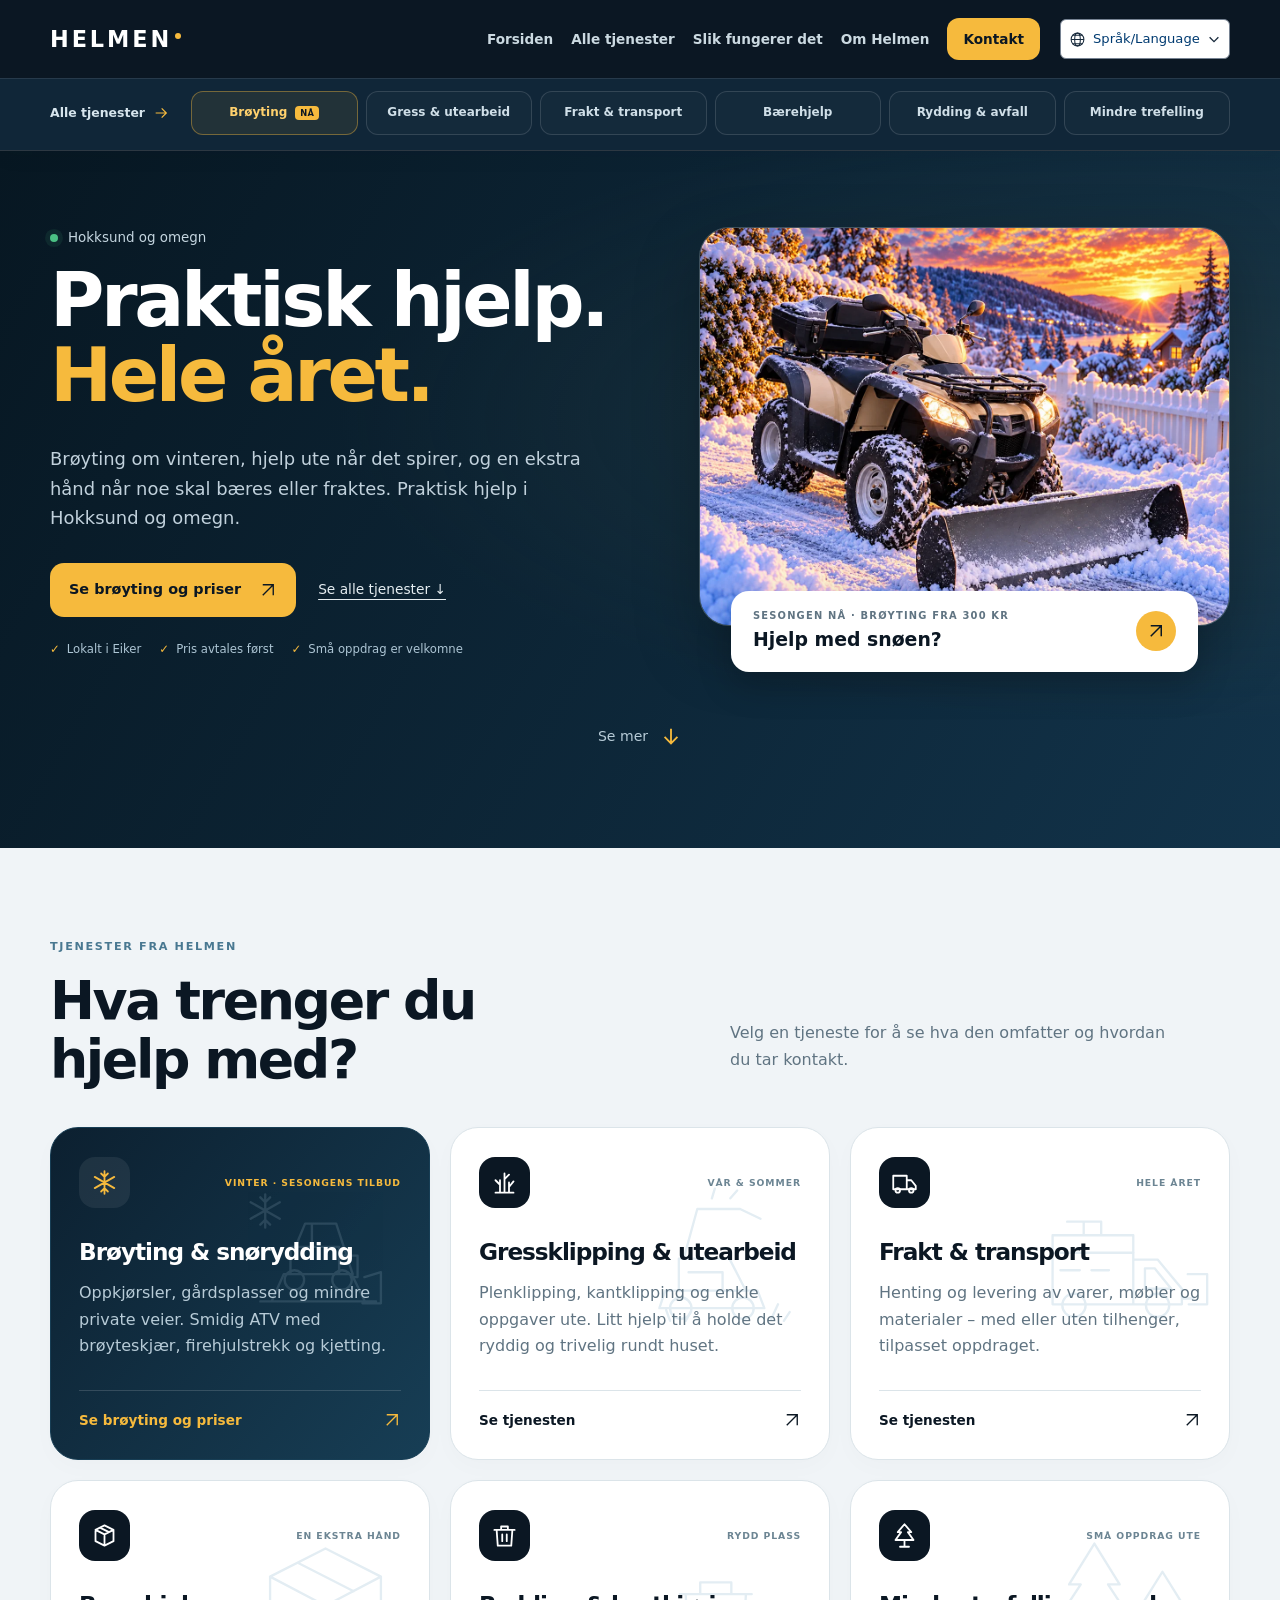
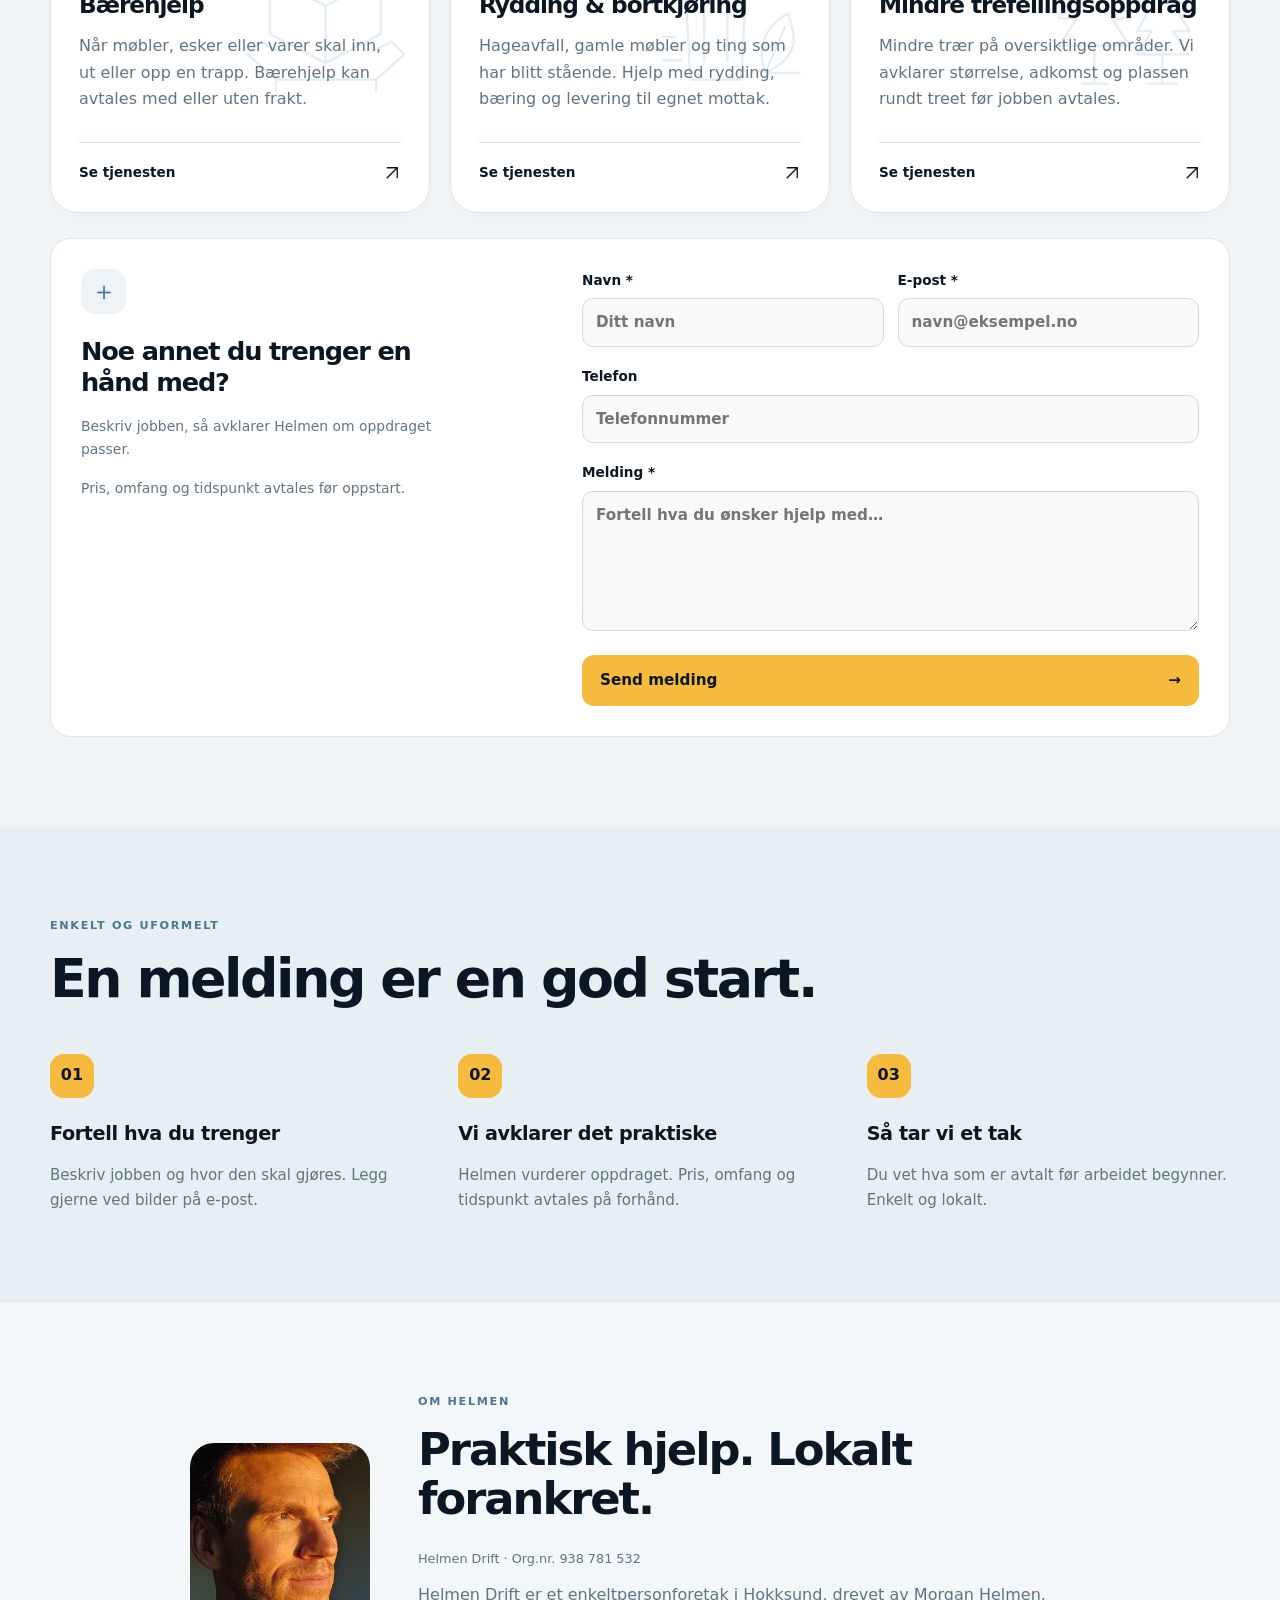
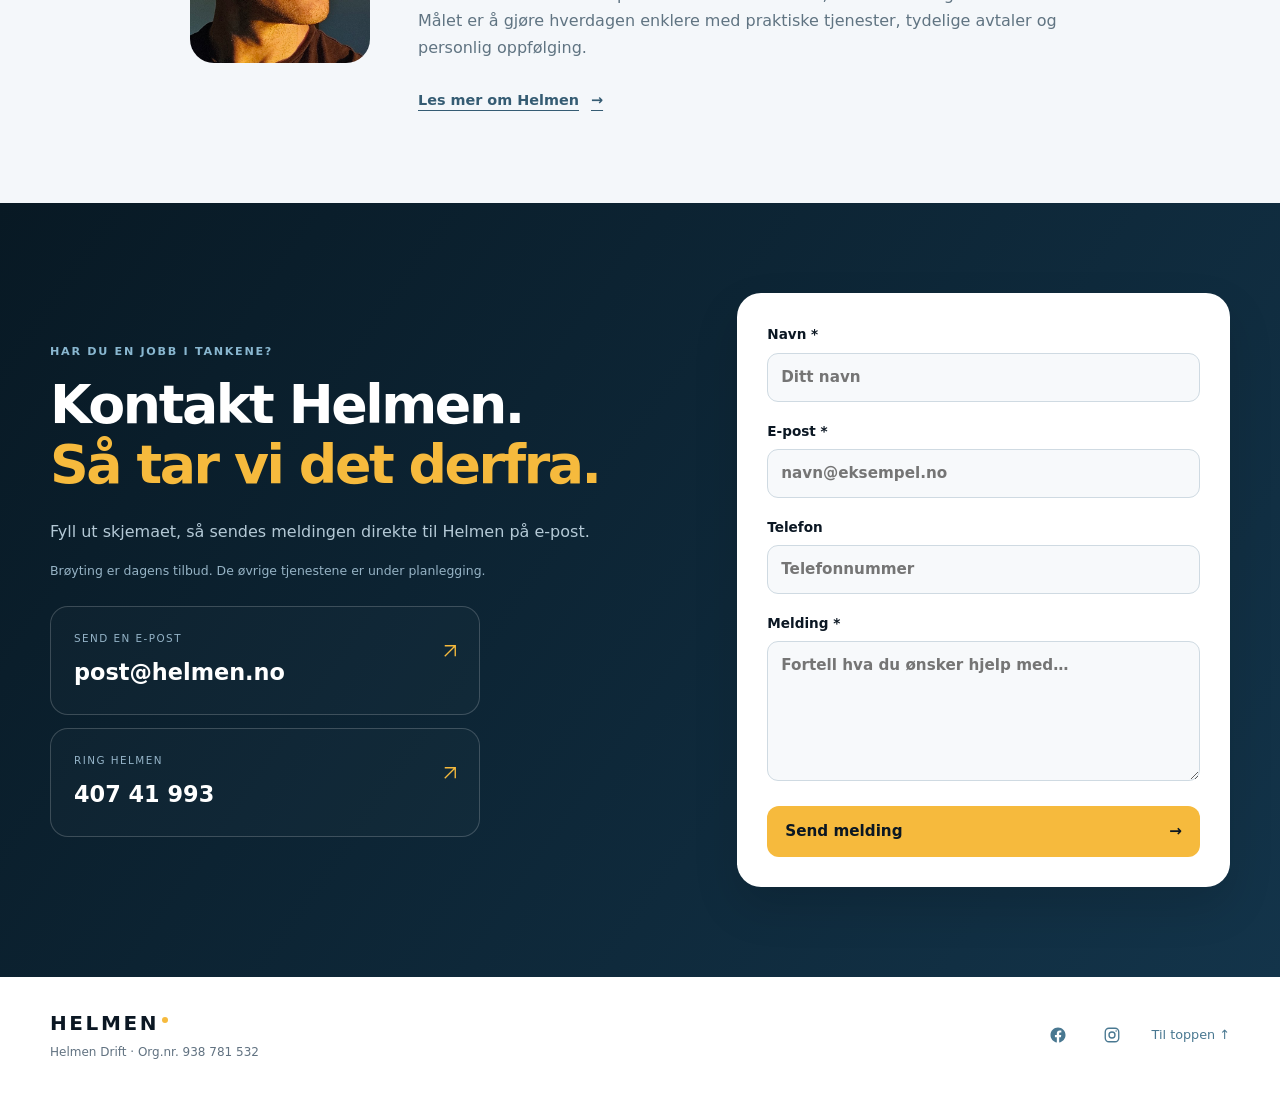
<file: index.html>
<!doctype html>
<html lang="nb">
<head>
  <meta charset="utf-8">
  <meta name="viewport" content="width=device-width,initial-scale=1">
  
  <meta name="theme-color" content="#0b1723">
  <meta name="description" content="Brøyting med ATV i Hokksund og omegn. Helmen Drift utforsker også frakt, bærehjelp, utearbeid, rydding og mindre trefelling. Ta kontakt for å avklare oppdraget.">
  <title>Helmen Drift | Praktisk hjelp i Hokksund</title>
  <link rel="icon" type="image/svg+xml" href="/assets/favicon.svg?v=2">
  <link rel="stylesheet" href="/services.css?v=public-launch-1">
<link rel="stylesheet" href="/site-navigation.css?v=public-launch-1"><link rel="canonical" href="https://helmen.no/">
<meta property="og:site_name" content="Helmen Drift"><meta property="og:type" content="website"><meta property="og:locale" content="nb_NO"><meta property="og:url" content="https://helmen.no/"><meta property="og:title" content="Helmen Drift | Praktisk hjelp i Hokksund"><meta property="og:description" content="Brøyting med ATV i Hokksund og omegn. Helmen Drift utforsker også frakt, bærehjelp, utearbeid, rydding og mindre trefelling. Ta kontakt for å avklare oppdraget."><meta property="og:image" content="https://helmen.no/assets/kymco-mxu-500-winter.webp"><meta property="og:image:width" content="1200"><meta property="og:image:height" content="900"><meta property="og:image:alt" content="Vinterillustrasjon av Helmens Kymco MXU 500 med Kimpex-brøyteskjær"><meta name="twitter:card" content="summary_large_image"><meta name="twitter:title" content="Helmen Drift | Praktisk hjelp i Hokksund"><meta name="twitter:description" content="Brøyting med ATV i Hokksund og omegn. Helmen Drift utforsker også frakt, bærehjelp, utearbeid, rydding og mindre trefelling. Ta kontakt for å avklare oppdraget."><meta name="twitter:image" content="https://helmen.no/assets/kymco-mxu-500-winter.webp">
<script type="application/ld+json">{"@context": "https://schema.org", "@graph": [{"@type": "Organization", "@id": "https://helmen.no/#bedrift", "name": "Helmen Drift", "legalName": "Helmen Drift", "url": "https://helmen.no/", "telephone": "+4740741993", "email": "post@helmen.no", "identifier": {"@type": "PropertyValue", "propertyID": "Organisasjonsnummer", "value": "938781532"}, "areaServed": [{"@type": "Place", "name": "Hokksund"}, {"@type": "Place", "name": "Vestfossen"}, {"@type": "Place", "name": "Loesmoen"}, {"@type": "Place", "name": "Steinberg"}], "sameAs": ["https://www.facebook.com/helmendrift", "https://www.instagram.com/helmendrift/"]}, {"@type": "WebSite", "@id": "https://helmen.no/#nettsted", "url": "https://helmen.no/", "name": "Helmen Drift", "inLanguage": "nb", "publisher": {"@id": "https://helmen.no/#bedrift"}}, {"@type": "WebPage", "@id": "https://helmen.no/#nettside", "url": "https://helmen.no/", "name": "Helmen Drift | Praktisk hjelp i Hokksund", "inLanguage": "nb", "isPartOf": {"@id": "https://helmen.no/#nettsted"}, "about": {"@id": "https://helmen.no/#bedrift"}}]}</script><link rel="stylesheet" href="/atv-hero.css?v=aligned-2"></head>
<body id="top">
  <header class="site-header"><div class="site-header-inner"><a class="site-brand" href="/" aria-label="Helmen, forsiden"><span>HELMEN</span><i class="site-brand-dot" aria-hidden="true"></i></a><nav class="site-main-nav" aria-label="Hovedmeny"><a href="/">Forsiden</a><a href="/#tjenester">Alle tjenester</a><a href="/#slik">Slik fungerer det</a><a href="/om-helmen/">Om Helmen</a><a class="site-contact-link" href="#kontakt">Kontakt</a></nav><details class="language-switch">
      <summary>
        <svg class="language-globe" aria-hidden="true" viewBox="0 0 24 24" fill="none" stroke="currentColor" stroke-width="1.5"><circle cx="12" cy="12" r="9"/><ellipse cx="12" cy="12" rx="4" ry="9"/><path d="M3 12h18M5 6h14M5 18h14"/></svg>
        <span>Språk/Language</span>
        <svg class="language-chevron" aria-hidden="true" viewBox="0 0 16 16" fill="none" stroke="currentColor" stroke-width="1.5"><path d="m3 6 5 5 5-5"/></svg>
      </summary>
      <div class="language-options" role="group" aria-label="Språk / Language">
        <button type="button" data-language="en" lang="en" aria-pressed="false">English</button>
        <button type="button" data-language="no" lang="nb" aria-pressed="true">Norsk</button>
        <button type="button" data-language="pl" lang="pl" aria-pressed="false">Polski</button>
        <button type="button" data-language="uk" lang="uk" aria-pressed="false">Українська</button>
        <button type="button" data-language="lt" lang="lt" aria-pressed="false">Lietuvių</button>
      </div>
    </details><details class="site-menu"><summary><span>Meny</span><svg aria-hidden="true" width="21" height="21" viewBox="0 0 24 24" fill="none" stroke="currentColor" stroke-width="1.7"><path d="M4 6h16M4 12h16M4 18h16"/></svg></summary><nav aria-label="Mobilmeny"><a href="/">Forsiden</a><a href="/#tjenester">Alle tjenester</a><a href="/#slik">Slik fungerer det</a><a href="/om-helmen/">Om Helmen</a><a class="site-contact-link" href="#kontakt">Kontakt</a></nav></details></div><div class="site-services"><div class="site-services-inner"><a class="site-services-overview" href="/#tjenester"><span>Alle tjenester</span><svg aria-hidden="true" width="16" height="16" viewBox="0 0 24 24" fill="none" stroke="currentColor" stroke-width="1.8"><path d="M4 12h16M13 5l7 7-7 7"/></svg></a><nav class="site-service-links" aria-label="Velg tjeneste"><a href="/broyting/" class="season-link"><span>Brøyting</span><b class="season-mini">NÅ</b></a><a href="/gressklipping/"><span>Gress & utearbeid</span></a><a href="/transport/"><span>Frakt & transport</span></a><a href="/baerehjelp/"><span>Bærehjelp</span></a><a href="/rydding/"><span>Rydding & avfall</span></a><a href="/trefelling/"><span>Mindre trefelling</span></a></nav></div></div></header>
  <main id="innhold">
  <div class="intro">

      <section class="hero wrap atv-hero" aria-labelledby="hero-heading">
        <div class="hero-copy">
          <p class="local"><span></span> Hokksund og omegn</p>
          <h1 id="hero-heading">Praktisk hjelp.<br><em>Hele året.</em></h1>
          <p class="hero-lead">Brøyting om vinteren, hjelp ute når det spirer, og en ekstra hånd når noe skal bæres eller fraktes. Praktisk hjelp i Hokksund og omegn.</p>
          <div class="actions"><a class="button yellow" href="/broyting/">Se brøyting og priser <svg aria-hidden="true" width="18" height="18" viewBox="0 0 24 24" fill="none" stroke="currentColor" stroke-width="1.8"><path d="M5 19 19 5M5 5h14v14"/></svg></a><a class="text-link" href="#tjenester">Se alle tjenester ↓</a></div>
          <div class="hero-facts"><span>Lokalt i Eiker</span><span>Pris avtales først</span><span>Små oppdrag er velkomne</span></div>
        </div>
        <div class="hero-visual">
          <div class="photo-frame"><img src="/assets/kymco-mxu-500-winter.webp" alt="Vinterillustrasjon av Helmens ATV med brøyteskjær" width="1200" height="900" fetchpriority="high"></div>
          <a class="winter-link" href="/broyting/"><span><small>SESONGEN NÅ · BRØYTING FRA 300 KR</small><strong>Hjelp med snøen?</strong></span><span class="round-arrow"><svg aria-hidden="true" width="18" height="18" viewBox="0 0 24 24" fill="none" stroke="currentColor" stroke-width="2"><path d="M5 19 19 5M5 5h14v14"/></svg></span></a>
          
        </div>
      <a class="service-see-more" href="#tjenester"><span>Se mer</span><svg aria-hidden="true" width="22" height="22" viewBox="0 0 24 24" fill="none" stroke="currentColor" stroke-width="2"><path d="M12 4v16M5 13l7 7 7-7"/></svg></a></section>
  </div>
  <section class="services section" id="tjenester" aria-labelledby="services-heading">
    <div class="wrap">
      <div class="section-heading"><div><p class="eyebrow">TJENESTER FRA HELMEN</p><h2 id="services-heading">Hva trenger du<br>hjelp med?</h2></div><p>Velg en tjeneste for å se hva den omfatter og hvordan du tar kontakt.</p></div>
      <div class="service-grid"><a class="service-card winter" href="/broyting/"><svg class="service-card-drawing" viewBox="0 0 180 190" fill="none" stroke="currentColor" stroke-width="2.4" stroke-linecap="round" stroke-linejoin="round" aria-hidden="true" focusable="false"><path d="M23 135h119M35 134l12-27h70l13 27M54 107V79h50v28M59 79l10-24h32l17 52M76 55v24M106 88h17v22h-7M130 110l17-5v32h-19"/><circle cx="58" cy="113" r="10"/><circle cx="107" cy="113" r="10"/><path d="M28 25v34M13 33l30 17M13 50l30-17M23 28l5 5 5-5M23 56l5-5 5 5"/></svg><div class="card-top"><span class="icon"><svg aria-hidden="true" width="27" height="27" viewBox="0 0 24 24" fill="none" stroke="currentColor" stroke-width="1.6" stroke-linecap="round" stroke-linejoin="round"><path d="M12 2v20M3.3 7l17.4 10M3.3 17 20.7 7M9 4l3 3 3-3M9 20l3-3 3 3"/></svg></span><span class="tag">VINTER · SESONGENS TILBUD</span></div><h3>Brøyting &amp; snørydding</h3><p>Oppkjørsler, gårdsplasser og mindre private veier. Smidig ATV med brøyteskjær, firehjulstrekk og kjetting.</p><span class="card-link">Se brøyting og priser<svg aria-hidden="true" width="18" height="18" viewBox="0 0 24 24" fill="none" stroke="currentColor" stroke-width="1.8"><path d="M5 19 19 5M5 5h14v14"/></svg></span></a><a class="service-card" href="/gressklipping/"><svg class="service-card-drawing" viewBox="0 0 180 190" fill="none" stroke="currentColor" stroke-width="2.4" stroke-linecap="round" stroke-linejoin="round" aria-hidden="true" focusable="false"><path d="M28 124h95l7 18H22l6-18ZM42 124V91h52l17 33M47 91l14-51h44M105 40l21 10M33 155l-4-11M49 155l5-9M137 153l7-15M150 155l6-9"/><circle cx="44" cy="142" r="11"/><circle cx="108" cy="142" r="11"/><path d="M52 105h35v19M76 29l3-10M95 29l7-8"/></svg><div class="card-top"><span class="icon"><svg aria-hidden="true" width="27" height="27" viewBox="0 0 24 24" fill="none" stroke="currentColor" stroke-width="1.6" stroke-linecap="round" stroke-linejoin="round"><path d="M4 21h16M8 21V10M12 21V4M16 21v-9M8 14 4 10M12 9l4-4M16 16l4-5"/></svg></span><span class="tag">VÅR &amp; SOMMER</span></div><h3>Gressklipping &amp; utearbeid</h3><p>Plenklipping, kantklipping og enkle oppgaver ute. Litt hjelp til å holde det ryddig og trivelig rundt huset.</p><span class="card-link">Se tjenesten<svg aria-hidden="true" width="18" height="18" viewBox="0 0 24 24" fill="none" stroke="currentColor" stroke-width="1.8"><path d="M5 19 19 5M5 5h14v14"/></svg></span></a><a class="service-card" href="/transport/"><svg class="service-card-drawing" viewBox="0 0 180 190" fill="none" stroke="currentColor" stroke-width="2.4" stroke-linecap="round" stroke-linejoin="round" aria-hidden="true" focusable="false"><path d="M15 67h83v71H15V67ZM98 92h25l25 30v16H98M110 101h10l17 21h-27v-21ZM148 132h12M30 53h35v14M47 53v14"/><circle cx="37" cy="139" r="12"/><circle cx="123" cy="139" r="12"/><path d="M17 85h81M23 103h20M55 103h18M154 107h20v31h-19"/></svg><div class="card-top"><span class="icon"><svg aria-hidden="true" width="27" height="27" viewBox="0 0 24 24" fill="none" stroke="currentColor" stroke-width="1.6" stroke-linecap="round" stroke-linejoin="round"><path d="M2 6h12v12H2zM14 10h4l4 5v3h-8"/><circle cx="6" cy="19" r="2"/><circle cx="18" cy="19" r="2"/></svg></span><span class="tag">HELE ÅRET</span></div><h3>Frakt &amp; transport</h3><p>Henting og levering av varer, møbler og materialer – med eller uten tilhenger, tilpasset oppdraget.</p><span class="card-link">Se tjenesten<svg aria-hidden="true" width="18" height="18" viewBox="0 0 24 24" fill="none" stroke="currentColor" stroke-width="1.8"><path d="M5 19 19 5M5 5h14v14"/></svg></span></a><a class="service-card" href="/baerehjelp/"><svg class="service-card-drawing" viewBox="0 0 180 190" fill="none" stroke="currentColor" stroke-width="2.4" stroke-linecap="round" stroke-linejoin="round" aria-hidden="true" focusable="false"><path d="m90 26 57 29-57 30-57-30 57-29ZM33 55v59l57 30 57-30V55M90 85v59M62 41l57 29M43 132l-20-10-13 13 29 26h103l29-26-13-13-20 10M39 161v12M142 161v12"/></svg><div class="card-top"><span class="icon"><svg aria-hidden="true" width="27" height="27" viewBox="0 0 24 24" fill="none" stroke="currentColor" stroke-width="1.6" stroke-linecap="round" stroke-linejoin="round"><path d="m12 3 8 4v10l-8 4-8-4V7l8-4ZM4 7l8 4 8-4M12 11v10M8 5l8 4"/></svg></span><span class="tag">EN EKSTRA HÅND</span></div><h3>Bærehjelp</h3><p>Når møbler, esker eller varer skal inn, ut eller opp en trapp. Bærehjelp kan avtales med eller uten frakt.</p><span class="card-link">Se tjenesten<svg aria-hidden="true" width="18" height="18" viewBox="0 0 24 24" fill="none" stroke="currentColor" stroke-width="1.8"><path d="M5 19 19 5M5 5h14v14"/></svg></span></a><a class="service-card" href="/rydding/"><svg class="service-card-drawing" viewBox="0 0 180 190" fill="none" stroke="currentColor" stroke-width="2.4" stroke-linecap="round" stroke-linejoin="round" aria-hidden="true" focusable="false"><path d="M49 73h62l-5 88H54l-5-88ZM43 73h74M64 73V61h32v12M68 89v53M92 89v53M131 154h35M131 154c-8-21-4-46 23-61 12 29 8 46-23 61ZM131 154l20-47M26 141h19M17 129h23M26 117h12"/></svg><div class="card-top"><span class="icon"><svg aria-hidden="true" width="27" height="27" viewBox="0 0 24 24" fill="none" stroke="currentColor" stroke-width="1.6" stroke-linecap="round" stroke-linejoin="round"><path d="M3 7h18M9 7V4h6v3M5 7l1 14h12l1-14M10 11v6M14 11v6"/></svg></span><span class="tag">RYDD PLASS</span></div><h3>Rydding &amp; bortkjøring</h3><p>Hageavfall, gamle møbler og ting som har blitt stående. Hjelp med rydding, bæring og levering til egnet mottak.</p><span class="card-link">Se tjenesten<svg aria-hidden="true" width="18" height="18" viewBox="0 0 24 24" fill="none" stroke="currentColor" stroke-width="1.8"><path d="M5 19 19 5M5 5h14v14"/></svg></span></a><a class="service-card" href="/trefelling/"><svg class="service-card-drawing" viewBox="0 0 180 190" fill="none" stroke="currentColor" stroke-width="2.4" stroke-linecap="round" stroke-linejoin="round" aria-hidden="true" focusable="false"><path d="m58 21 26 42H72l23 35H76l18 28H22l18-28H21l23-35H32l26-42ZM58 126v39M45 165h26M128 50l20 32h-10l18 29h-17l15 24h-52l15-24h-15l17-29h-11l20-32ZM128 135v30M113 165h30"/></svg><div class="card-top"><span class="icon"><svg aria-hidden="true" width="27" height="27" viewBox="0 0 24 24" fill="none" stroke="currentColor" stroke-width="1.6" stroke-linecap="round" stroke-linejoin="round"><path d="m12 2 6 7h-3l5 7H4l5-7H6l6-7ZM12 16v6M8 22h8"/></svg></span><span class="tag">SMÅ OPPDRAG UTE</span></div><h3>Mindre trefellingsoppdrag</h3><p>Mindre trær på oversiktlige områder. Vi avklarer størrelse, adkomst og plassen rundt treet før jobben avtales.</p><span class="card-link">Se tjenesten<svg aria-hidden="true" width="18" height="18" viewBox="0 0 24 24" fill="none" stroke="currentColor" stroke-width="1.8"><path d="M5 19 19 5M5 5h14v14"/></svg></span></a></div><section class="other-jobs other-jobs--form" id="annen-hjelp" aria-labelledby="other-jobs-heading"><div class="other-jobs-copy"><div class="other-jobs-icon" aria-hidden="true">＋</div><h3 id="other-jobs-heading">Noe annet du trenger en hånd med?</h3><p>Beskriv jobben, så avklarer Helmen om oppdraget passer.</p><p>Pris, omfang og tidspunkt avtales før oppstart.</p></div>
<form class="contact-form general-contact-form" id="otherContactForm" name="annet-oppdrag" method="POST" action="https://api.web3forms.com/submit">
 <input type="hidden" name="access_key" value="b79ded99-a189-4a30-9af7-b507eeb651f6"><input type="hidden" name="subject" value="Ny henvendelse til Helmen – Annet oppdrag"><input type="hidden" name="tjeneste" value="Annet oppdrag">
 <div class="other-form-grid"><label><span>Navn *</span><input name="name" required maxlength="80" autocomplete="section-other name" placeholder="Ditt navn"></label><label><span>E-post *</span><input name="email" type="email" required maxlength="120" autocomplete="section-other email" placeholder="navn@eksempel.no"></label></div>
 <label><span>Telefon</span><input name="phone" maxlength="40" autocomplete="section-other tel" inputmode="tel" placeholder="Telefonnummer"></label>
 <label><span>Melding *</span><textarea name="message" required maxlength="3000" rows="4" placeholder="Fortell hva du ønsker hjelp med…"></textarea></label>
 <label class="hp" aria-hidden="true"><span>Nettside</span><input type="checkbox" name="botcheck" tabindex="-1" autocomplete="off"></label>
 <button class="send-button" type="submit" data-idle-label="Send melding"><span class="send-label">Send melding</span><span aria-hidden="true">→</span></button><div class="form-status" id="otherFormStatus" role="status" aria-live="polite"></div>
</form></section>
    </div>
  </section>
  <section class="process section" id="slik"><div class="wrap"><p class="eyebrow">ENKELT OG UFORMELT</p><h2>En melding er en god start.</h2><div class="steps">
    <div><span>01</span><h3>Fortell hva du trenger</h3><p>Beskriv jobben og hvor den skal gjøres. Legg gjerne ved bilder på e-post.</p></div>
    <div><span>02</span><h3>Vi avklarer det praktiske</h3><p>Helmen vurderer oppdraget. Pris, omfang og tidspunkt avtales på forhånd.</p></div>
    <div><span>03</span><h3>Så tar vi et tak</h3><p>Du vet hva som er avtalt før arbeidet begynner. Enkelt og lokalt.</p></div>
  </div></div></section>
  <section class="about section" id="om-helmen"><div class="wrap about-inner"><img src="/assets/morgan.jpg" alt="Morgan Helmen" width="180" height="220" loading="lazy"><div><p class="eyebrow">OM HELMEN</p><h2>Praktisk hjelp. Lokalt forankret.</h2><p class="company-details">Helmen Drift · <span>Org.nr. 938 781 532</span></p><p>Helmen Drift er et enkeltpersonforetak i Hokksund, drevet av Morgan Helmen. Målet er å gjøre hverdagen enklere med praktiske tjenester, tydelige avtaler og personlig oppfølging.</p><a class="about-more-link" href="/om-helmen/">Les mer om Helmen <span aria-hidden="true">→</span></a></div></div></section>
  <section class="contact section" id="kontakt"><div class="wrap contact-inner"><div><p class="eyebrow">HAR DU EN JOBB I TANKENE?</p><h2>Kontakt Helmen.<br><em>Så tar vi det derfra.</em></h2><p>Fyll ut skjemaet, så sendes meldingen direkte til Helmen på e-post.</p><p class="contact-note">Brøyting er dagens tilbud. De øvrige tjenestene er under planlegging.</p><div class="contact-options"><a href="mailto:post@helmen.no?subject=Foresp%C3%B8rsel%20om%20praktisk%20hjelp" data-subject-no="Forespørsel om praktisk hjelp"><small>SEND EN E-POST</small><strong>post@helmen.no</strong><span aria-hidden="true"><svg width="18" height="18" viewBox="0 0 24 24" fill="none" stroke="currentColor" stroke-width="1.8"><path d="M5 19 19 5M5 5h14v14"/></svg></span></a><a href="tel:+4740741993"><small>RING HELMEN</small><strong>407 41 993</strong><span aria-hidden="true"><svg width="18" height="18" viewBox="0 0 24 24" fill="none" stroke="currentColor" stroke-width="1.8"><path d="M5 19 19 5M5 5h14v14"/></svg></span></a></div></div><form class="contact-form general-contact-form" id="contactForm" name="generell-henvendelse" method="POST" action="https://api.web3forms.com/submit">
  <input type="hidden" name="access_key" value="b79ded99-a189-4a30-9af7-b507eeb651f6">
  <input type="hidden" name="subject" value="Ny henvendelse til Helmen">
  <label><span>Navn *</span><input name="name" required maxlength="80" autocomplete="name" placeholder="Ditt navn"></label>
  <label><span>E-post *</span><input name="email" type="email" required maxlength="120" autocomplete="email" placeholder="navn@eksempel.no"></label>
  <label><span>Telefon</span><input name="phone" maxlength="40" autocomplete="tel" inputmode="tel" placeholder="Telefonnummer"></label>
  <label><span>Melding *</span><textarea name="message" required maxlength="3000" rows="5" placeholder="Fortell hva du ønsker hjelp med…"></textarea></label>
  <label class="hp" aria-hidden="true"><span>Nettside</span><input type="checkbox" name="botcheck" tabindex="-1" autocomplete="off"></label>
  <button class="send-button" type="submit" data-idle-label="Send melding"><span class="send-label">Send melding</span><span aria-hidden="true">→</span></button>
  <div class="form-status" id="formStatus" role="status" aria-live="polite"></div>
</form></div></section>
  </main>
  <footer class="site-footer"><div class="footer-identity"><a class="site-brand" href="/" aria-label="Helmen, forsiden"><span>HELMEN</span><i class="site-brand-dot" aria-hidden="true"></i></a><small>Helmen Drift · <span class="footer-org">Org.nr. 938 781 532</span></small></div><div class="site-footer-links"><a href="https://www.facebook.com/helmendrift" aria-label="Helmen Drift på Facebook" target="_blank" rel="noopener noreferrer"><svg aria-hidden="true" viewBox="0 0 24 24" width="18" height="18" fill="currentColor"><path d="M22 12.06C22 6.5 17.52 2 12 2S2 6.5 2 12.06c0 5.02 3.66 9.18 8.44 9.94v-7.03H7.9v-2.91h2.54V9.84c0-2.52 1.49-3.91 3.77-3.91 1.09 0 2.23.2 2.23.2V8.6h-1.26c-1.24 0-1.62.78-1.62 1.57v1.89h2.77l-.44 2.91h-2.33V22C18.34 21.24 22 17.08 22 12.06Z"/></svg></a><a href="https://www.instagram.com/helmendrift/" aria-label="Helmen Drift på Instagram" target="_blank" rel="noopener noreferrer"><svg aria-hidden="true" viewBox="0 0 24 24" width="18" height="18" fill="none" stroke="currentColor" stroke-width="1.8"><rect x="3" y="3" width="18" height="18" rx="5"/><circle cx="12" cy="12" r="4"/><circle cx="17.5" cy="6.5" r="1" fill="currentColor" stroke="none"/></svg></a><a class="footer-top" href="#top">Til toppen ↑</a></div></footer>
  <script src="/translations.js?v=public-launch-1"></script><script src="/service-translations.js?v=atv-size-1"></script><script src="/language.js?v=public-launch-1"></script><script src="/script.js?v=public-launch-1"></script><script src="/services.js?v=public-launch-1"></script>
</body>
</html>
</file>
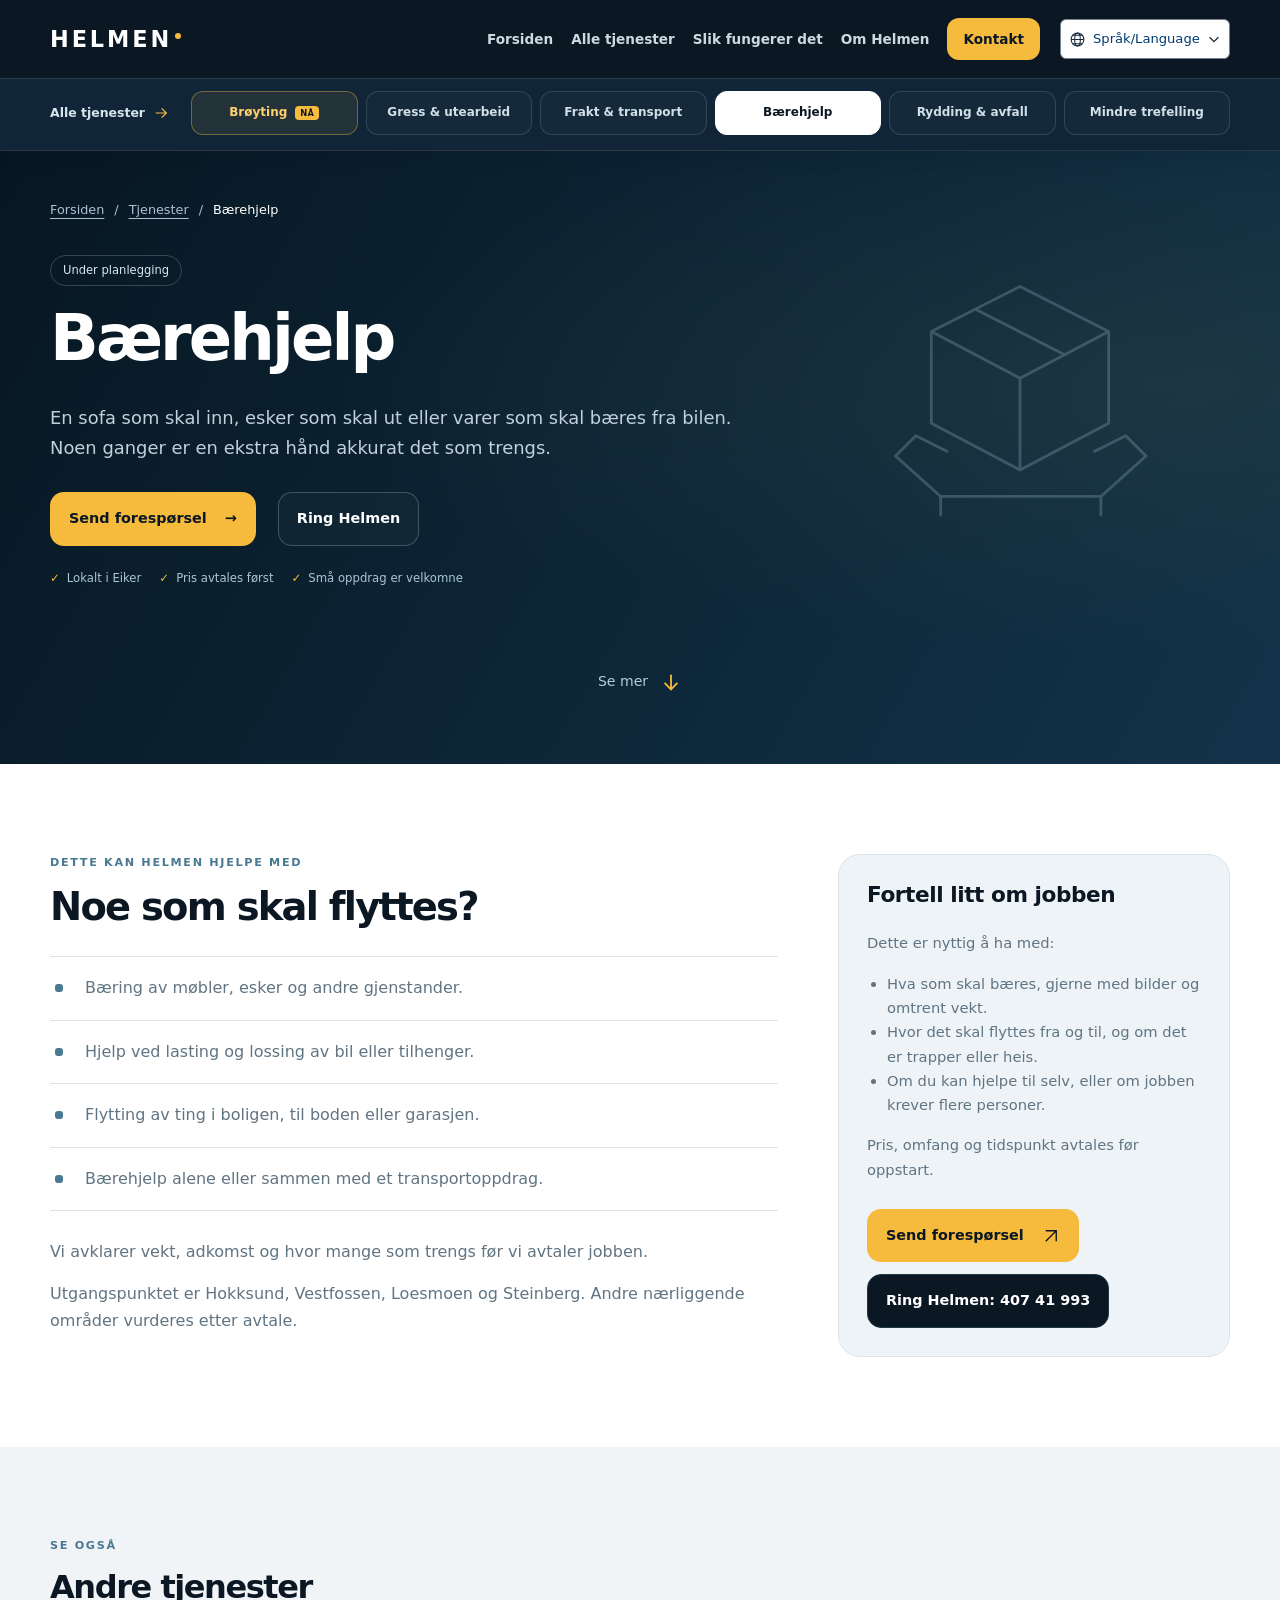
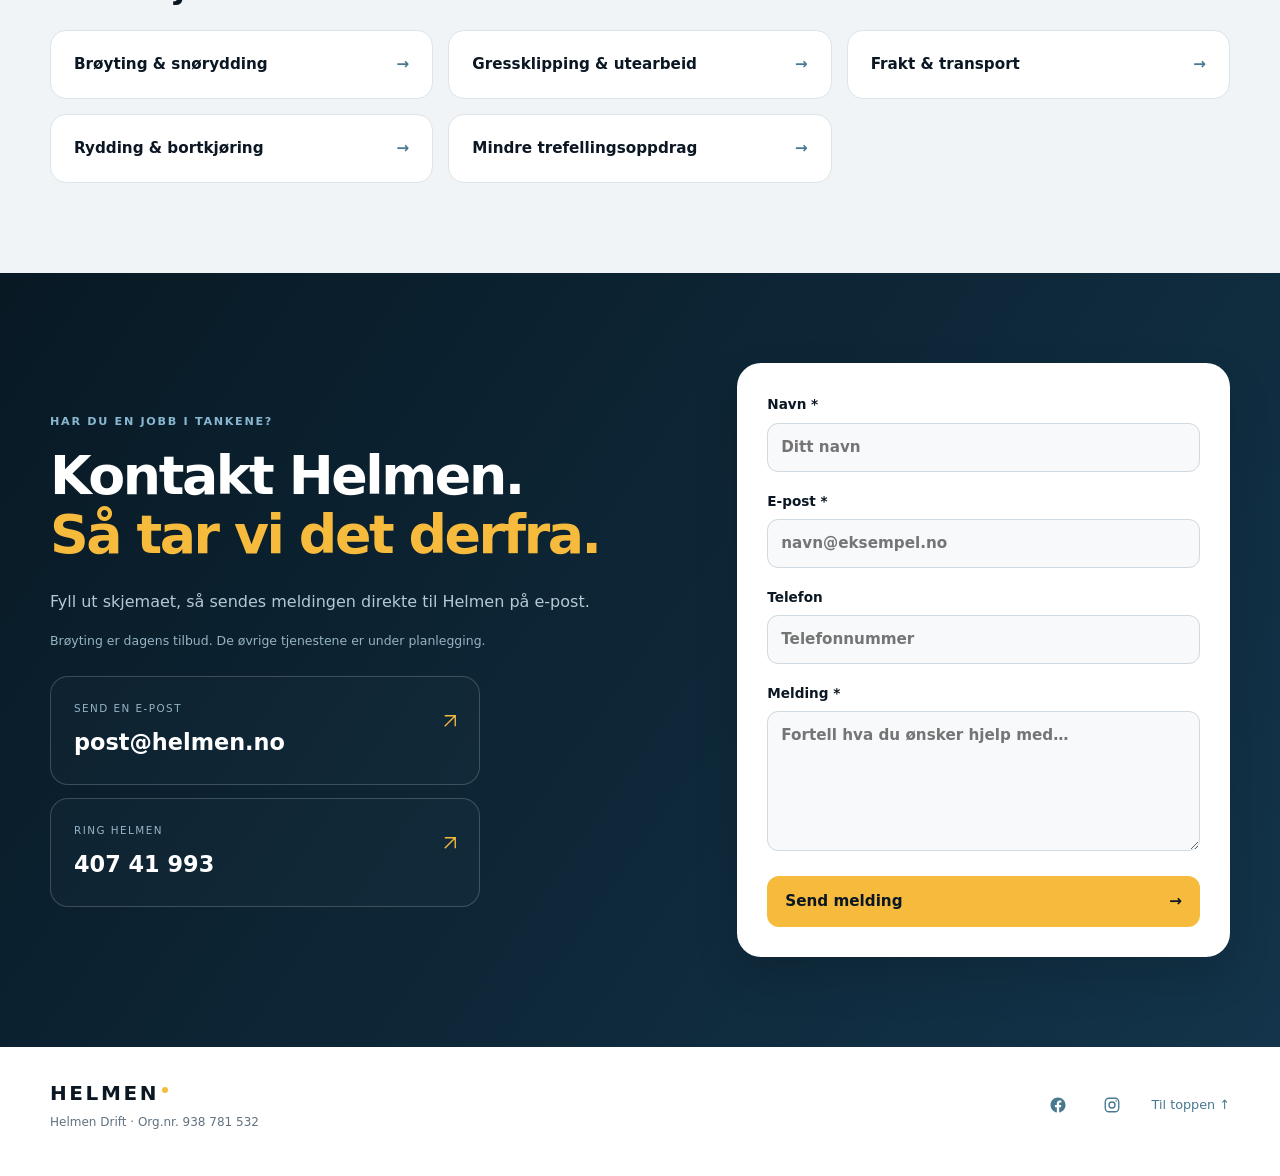
<file: baerehjelp/index.html>
<!doctype html>
<html lang="nb"><head><meta charset="utf-8"><meta name="viewport" content="width=device-width,initial-scale=1"><meta name="theme-color" content="#0b1723"><title>Bærehjelp | Helmen Drift</title><link rel="icon" type="image/svg+xml" href="/assets/favicon.svg?v=2"><link rel="stylesheet" href="/services.css?v=public-launch-1"><link rel="stylesheet" href="/site-navigation.css?v=public-launch-1"><meta name="description" content="En sofa som skal inn, esker som skal ut eller varer som skal bæres fra bilen. Noen ganger er en ekstra hånd akkurat det som trengs."><link rel="canonical" href="https://helmen.no/baerehjelp/">
<meta property="og:site_name" content="Helmen Drift"><meta property="og:type" content="website"><meta property="og:locale" content="nb_NO"><meta property="og:url" content="https://helmen.no/baerehjelp/"><meta property="og:title" content="Bærehjelp | Helmen Drift"><meta property="og:description" content="En sofa som skal inn, esker som skal ut eller varer som skal bæres fra bilen. Noen ganger er en ekstra hånd akkurat det som trengs."><meta property="og:image" content="https://helmen.no/assets/kymco-mxu-500-winter.webp"><meta property="og:image:width" content="1200"><meta property="og:image:height" content="900"><meta property="og:image:alt" content="Vinterillustrasjon av Helmens Kymco MXU 500 med Kimpex-brøyteskjær"><meta name="twitter:card" content="summary_large_image"><meta name="twitter:title" content="Bærehjelp | Helmen Drift"><meta name="twitter:description" content="En sofa som skal inn, esker som skal ut eller varer som skal bæres fra bilen. Noen ganger er en ekstra hånd akkurat det som trengs."><meta name="twitter:image" content="https://helmen.no/assets/kymco-mxu-500-winter.webp">
<script type="application/ld+json">{"@context": "https://schema.org", "@graph": [{"@type": "Organization", "@id": "https://helmen.no/#bedrift", "name": "Helmen Drift", "legalName": "Helmen Drift", "url": "https://helmen.no/", "telephone": "+4740741993", "email": "post@helmen.no", "identifier": {"@type": "PropertyValue", "propertyID": "Organisasjonsnummer", "value": "938781532"}, "areaServed": [{"@type": "Place", "name": "Hokksund"}, {"@type": "Place", "name": "Vestfossen"}, {"@type": "Place", "name": "Loesmoen"}, {"@type": "Place", "name": "Steinberg"}], "sameAs": ["https://www.facebook.com/helmendrift", "https://www.instagram.com/helmendrift/"]}, {"@type": "WebSite", "@id": "https://helmen.no/#nettsted", "url": "https://helmen.no/", "name": "Helmen Drift", "inLanguage": "nb", "publisher": {"@id": "https://helmen.no/#bedrift"}}, {"@type": "WebPage", "@id": "https://helmen.no/baerehjelp/#nettside", "url": "https://helmen.no/baerehjelp/", "name": "Bærehjelp | Helmen Drift", "inLanguage": "nb", "isPartOf": {"@id": "https://helmen.no/#nettsted"}, "about": {"@id": "https://helmen.no/#bedrift"}}]}</script></head><body id="top"><header class="site-header"><div class="site-header-inner"><a class="site-brand" href="/" aria-label="Helmen, forsiden"><span>HELMEN</span><i class="site-brand-dot" aria-hidden="true"></i></a><nav class="site-main-nav" aria-label="Hovedmeny"><a href="/">Forsiden</a><a href="/#tjenester">Alle tjenester</a><a href="/#slik">Slik fungerer det</a><a href="/om-helmen/">Om Helmen</a><a class="site-contact-link" href="#kontakt">Kontakt</a></nav><details class="language-switch">
      <summary>
        <svg class="language-globe" aria-hidden="true" viewBox="0 0 24 24" fill="none" stroke="currentColor" stroke-width="1.5"><circle cx="12" cy="12" r="9"/><ellipse cx="12" cy="12" rx="4" ry="9"/><path d="M3 12h18M5 6h14M5 18h14"/></svg>
        <span>Språk/Language</span>
        <svg class="language-chevron" aria-hidden="true" viewBox="0 0 16 16" fill="none" stroke="currentColor" stroke-width="1.5"><path d="m3 6 5 5 5-5"/></svg>
      </summary>
      <div class="language-options" role="group" aria-label="Språk / Language">
        <button type="button" data-language="en" lang="en" aria-pressed="false">English</button>
        <button type="button" data-language="no" lang="nb" aria-pressed="true">Norsk</button>
        <button type="button" data-language="pl" lang="pl" aria-pressed="false">Polski</button>
        <button type="button" data-language="uk" lang="uk" aria-pressed="false">Українська</button>
        <button type="button" data-language="lt" lang="lt" aria-pressed="false">Lietuvių</button>
      </div>
    </details><details class="site-menu"><summary><span>Meny</span><svg aria-hidden="true" width="21" height="21" viewBox="0 0 24 24" fill="none" stroke="currentColor" stroke-width="1.7"><path d="M4 6h16M4 12h16M4 18h16"/></svg></summary><nav aria-label="Mobilmeny"><a href="/">Forsiden</a><a href="/#tjenester">Alle tjenester</a><a href="/#slik">Slik fungerer det</a><a href="/om-helmen/">Om Helmen</a><a class="site-contact-link" href="#kontakt">Kontakt</a></nav></details></div><div class="site-services"><div class="site-services-inner"><a class="site-services-overview" href="/#tjenester"><span>Alle tjenester</span><svg aria-hidden="true" width="16" height="16" viewBox="0 0 24 24" fill="none" stroke="currentColor" stroke-width="1.8"><path d="M4 12h16M13 5l7 7-7 7"/></svg></a><nav class="site-service-links" aria-label="Velg tjeneste"><a href="/broyting/" class="season-link"><span>Brøyting</span><b class="season-mini">NÅ</b></a><a href="/gressklipping/"><span>Gress & utearbeid</span></a><a href="/transport/"><span>Frakt & transport</span></a><a href="/baerehjelp/" aria-current="page"><span>Bærehjelp</span></a><a href="/rydding/"><span>Rydding & avfall</span></a><a href="/trefelling/"><span>Mindre trefelling</span></a></nav></div></div></header>
<main id="innhold"><section class="intro service-hero service-hero-with-art"><div class="wrap"><div class="service-hero-copy"><nav class="crumbs" aria-label="Brødsmulesti"><a href="/">Forsiden</a><span aria-hidden="true">/</span><a href="/#tjenester">Tjenester</a><span aria-hidden="true">/</span><span aria-current="page">Bærehjelp</span></nav><p class="service-status">Under planlegging</p><h1>Bærehjelp</h1><p class="hero-lead">En sofa som skal inn, esker som skal ut eller varer som skal bæres fra bilen. Noen ganger er en ekstra hånd akkurat det som trengs.</p><div class="actions"><a class="button yellow" href="#kontakt">Send forespørsel <span aria-hidden="true">→</span></a><a class="button button-call" href="tel:+4740741993">Ring Helmen</a></div><div class="service-facts"><span>Lokalt i Eiker</span><span>Pris avtales først</span><span>Små oppdrag er velkomne</span></div></div><div class="service-line-visual"><svg class="service-hero-drawing" viewBox="0 0 180 190" fill="none" stroke="currentColor" stroke-width="2.4" stroke-linecap="round" stroke-linejoin="round" aria-hidden="true" focusable="false"><path d="m90 26 57 29-57 30-57-30 57-29ZM33 55v59l57 30 57-30V55M90 85v59M62 41l57 29M43 132l-20-10-13 13 29 26h103l29-26-13-13-20 10M39 161v12M142 161v12"/></svg></div><a class="service-see-more" href="#tjenestedetaljer"><span>Se mer</span><svg aria-hidden="true" width="22" height="22" viewBox="0 0 24 24" fill="none" stroke="currentColor" stroke-width="2"><path d="M12 4v16M5 13l7 7 7-7"/></svg></a></div></section>
<section class="section" id="tjenestedetaljer"><div class="wrap service-layout"><div><p class="eyebrow">DETTE KAN HELMEN HJELPE MED</p><h2>Noe som skal flyttes?</h2><ul class="service-points"><li>Bæring av møbler, esker og andre gjenstander.</li><li>Hjelp ved lasting og lossing av bil eller tilhenger.</li><li>Flytting av ting i boligen, til boden eller garasjen.</li><li>Bærehjelp alene eller sammen med et transportoppdrag.</li></ul><p class="muted">Vi avklarer vekt, adkomst og hvor mange som trengs før vi avtaler jobben.</p><p class="muted">Utgangspunktet er Hokksund, Vestfossen, Loesmoen og Steinberg. Andre nærliggende områder vurderes etter avtale.</p></div><aside class="service-aside"><h2>Fortell litt om jobben</h2><p>Dette er nyttig å ha med:</p><ul><li>Hva som skal bæres, gjerne med bilder og omtrent vekt.</li><li>Hvor det skal flyttes fra og til, og om det er trapper eller heis.</li><li>Om du kan hjelpe til selv, eller om jobben krever flere personer.</li></ul><p>Pris, omfang og tidspunkt avtales før oppstart.</p><a class="button yellow" href="#kontakt">Send forespørsel <svg aria-hidden="true" width="18" height="18" viewBox="0 0 24 24" fill="none" stroke="currentColor" stroke-width="1.8"><path d="M5 19 19 5M5 5h14v14"/></svg></a><a class="button button-call" href="tel:+4740741993">Ring Helmen: 407 41 993</a></aside></div></section>
<section class="section more-services"><div class="wrap"><p class="eyebrow">SE OGSÅ</p><h2>Andre tjenester</h2><div class="service-shortcuts"><a href="/broyting/">Brøyting &amp; snørydding<span aria-hidden="true">→</span></a><a href="/gressklipping/">Gressklipping &amp; utearbeid<span aria-hidden="true">→</span></a><a href="/transport/">Frakt &amp; transport<span aria-hidden="true">→</span></a><a href="/rydding/">Rydding &amp; bortkjøring<span aria-hidden="true">→</span></a><a href="/trefelling/">Mindre trefellingsoppdrag<span aria-hidden="true">→</span></a></div></div></section><section class="contact section" id="kontakt"><div class="wrap contact-inner"><div><p class="eyebrow">HAR DU EN JOBB I TANKENE?</p><h2>Kontakt Helmen.<br><em>Så tar vi det derfra.</em></h2><p>Fyll ut skjemaet, så sendes meldingen direkte til Helmen på e-post.</p><p class="contact-note">Brøyting er dagens tilbud. De øvrige tjenestene er under planlegging.</p><div class="contact-options"><a href="mailto:post@helmen.no?subject=Foresp%C3%B8rsel%20om%20praktisk%20hjelp" data-subject-no="Forespørsel om praktisk hjelp"><small>SEND EN E-POST</small><strong>post@helmen.no</strong><span aria-hidden="true"><svg width="18" height="18" viewBox="0 0 24 24" fill="none" stroke="currentColor" stroke-width="1.8"><path d="M5 19 19 5M5 5h14v14"/></svg></span></a><a href="tel:+4740741993"><small>RING HELMEN</small><strong>407 41 993</strong><span aria-hidden="true"><svg width="18" height="18" viewBox="0 0 24 24" fill="none" stroke="currentColor" stroke-width="1.8"><path d="M5 19 19 5M5 5h14v14"/></svg></span></a></div></div><form class="contact-form general-contact-form" id="contactForm" name="generell-henvendelse" method="POST" action="https://api.web3forms.com/submit">
  <input type="hidden" name="access_key" value="b79ded99-a189-4a30-9af7-b507eeb651f6">
  <input type="hidden" name="subject" value="Ny henvendelse til Helmen"><input type="hidden" name="tjeneste" value="Bærehjelp">
  <label><span>Navn *</span><input name="name" required maxlength="80" autocomplete="name" placeholder="Ditt navn"></label>
  <label><span>E-post *</span><input name="email" type="email" required maxlength="120" autocomplete="email" placeholder="navn@eksempel.no"></label>
  <label><span>Telefon</span><input name="phone" maxlength="40" autocomplete="tel" inputmode="tel" placeholder="Telefonnummer"></label>
  <label><span>Melding *</span><textarea name="message" required maxlength="3000" rows="5" placeholder="Fortell hva du ønsker hjelp med…"></textarea></label>
  <label class="hp" aria-hidden="true"><span>Nettside</span><input type="checkbox" name="botcheck" tabindex="-1" autocomplete="off"></label>
  <button class="send-button" type="submit" data-idle-label="Send melding"><span class="send-label">Send melding</span><span aria-hidden="true">→</span></button>
  <div class="form-status" id="formStatus" role="status" aria-live="polite"></div>
</form></div></section></main><footer class="site-footer"><div class="footer-identity"><a class="site-brand" href="/" aria-label="Helmen, forsiden"><span>HELMEN</span><i class="site-brand-dot" aria-hidden="true"></i></a><small>Helmen Drift · <span class="footer-org">Org.nr. 938 781 532</span></small></div><div class="site-footer-links"><a href="https://www.facebook.com/helmendrift" aria-label="Helmen Drift på Facebook" target="_blank" rel="noopener noreferrer"><svg aria-hidden="true" viewBox="0 0 24 24" width="18" height="18" fill="currentColor"><path d="M22 12.06C22 6.5 17.52 2 12 2S2 6.5 2 12.06c0 5.02 3.66 9.18 8.44 9.94v-7.03H7.9v-2.91h2.54V9.84c0-2.52 1.49-3.91 3.77-3.91 1.09 0 2.23.2 2.23.2V8.6h-1.26c-1.24 0-1.62.78-1.62 1.57v1.89h2.77l-.44 2.91h-2.33V22C18.34 21.24 22 17.08 22 12.06Z"/></svg></a><a href="https://www.instagram.com/helmendrift/" aria-label="Helmen Drift på Instagram" target="_blank" rel="noopener noreferrer"><svg aria-hidden="true" viewBox="0 0 24 24" width="18" height="18" fill="none" stroke="currentColor" stroke-width="1.8"><rect x="3" y="3" width="18" height="18" rx="5"/><circle cx="12" cy="12" r="4"/><circle cx="17.5" cy="6.5" r="1" fill="currentColor" stroke="none"/></svg></a><a class="footer-top" href="#top">Til toppen ↑</a></div></footer><script src="/translations.js?v=public-launch-1"></script><script src="/service-translations.js?v=atv-size-1"></script><script src="/language.js?v=public-launch-1"></script><script src="/script.js?v=public-launch-1"></script><script src="/services.js?v=public-launch-1"></script></body></html>
</file>
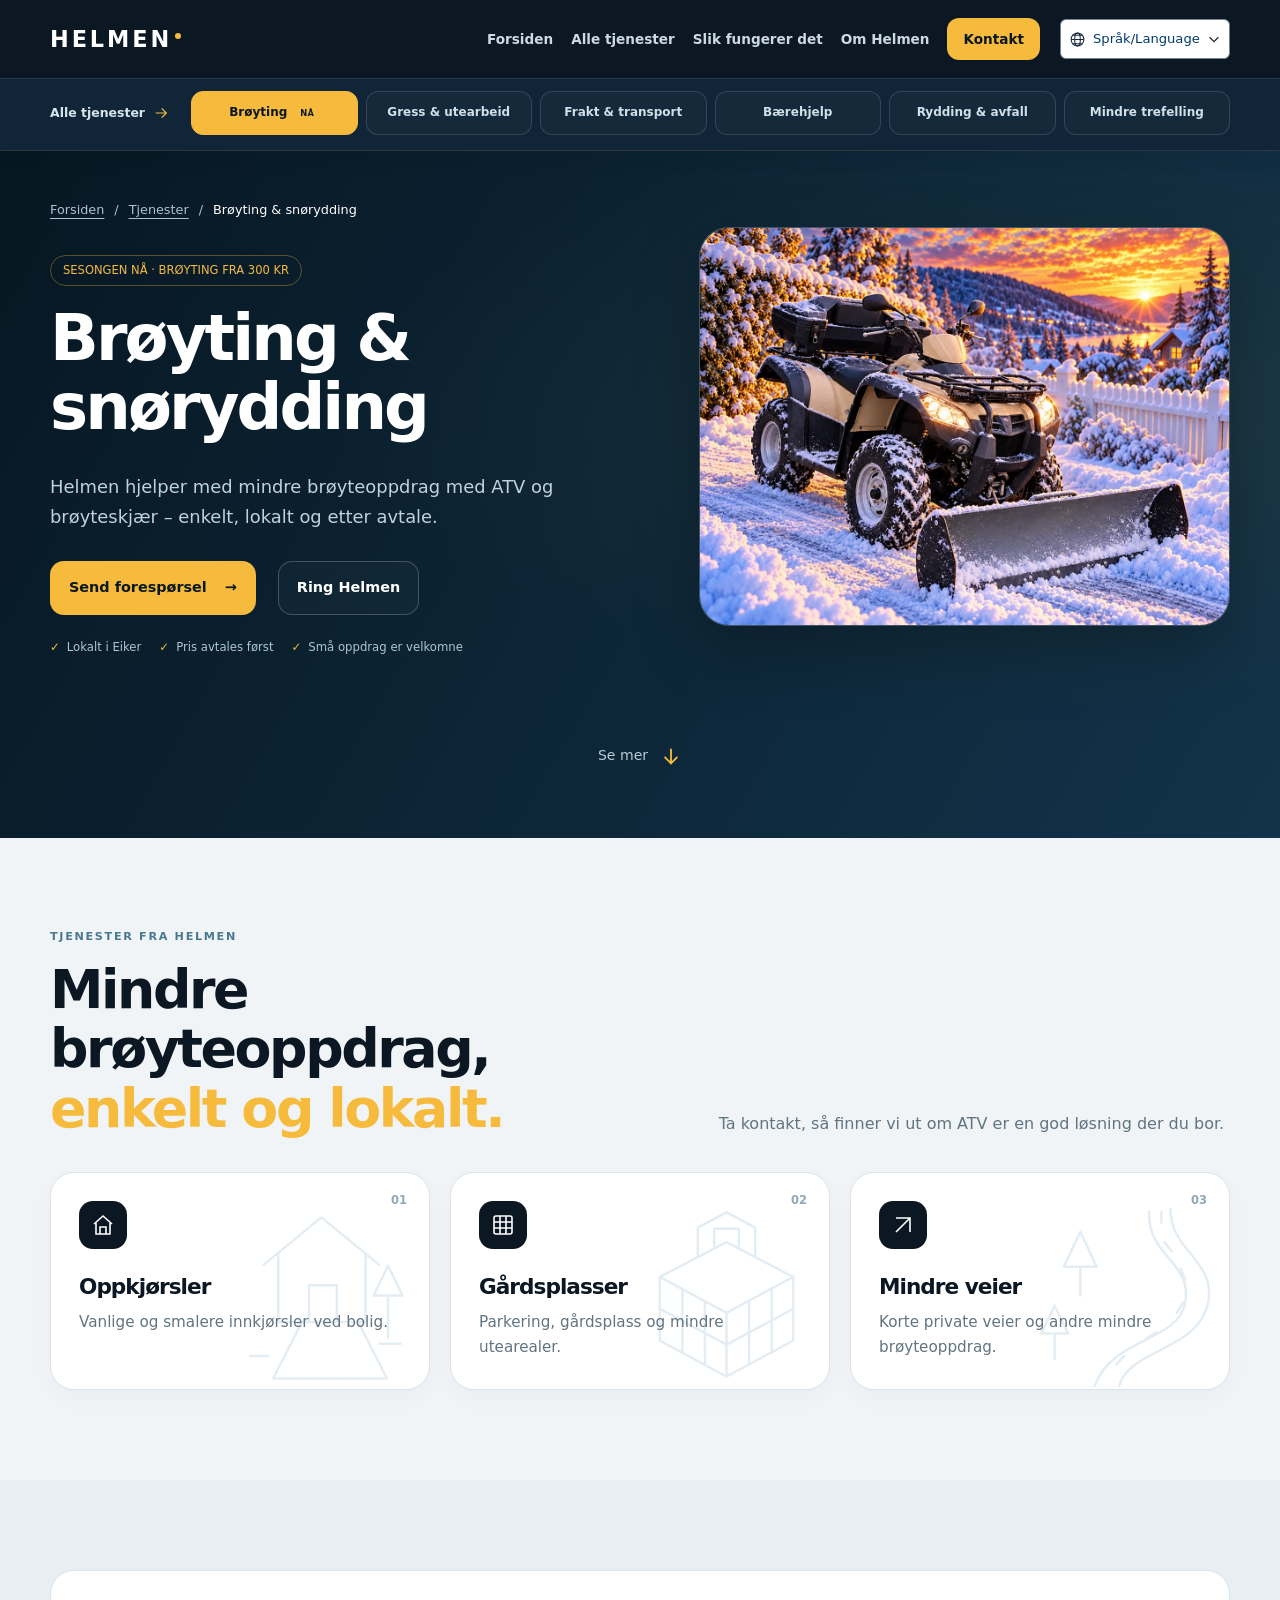
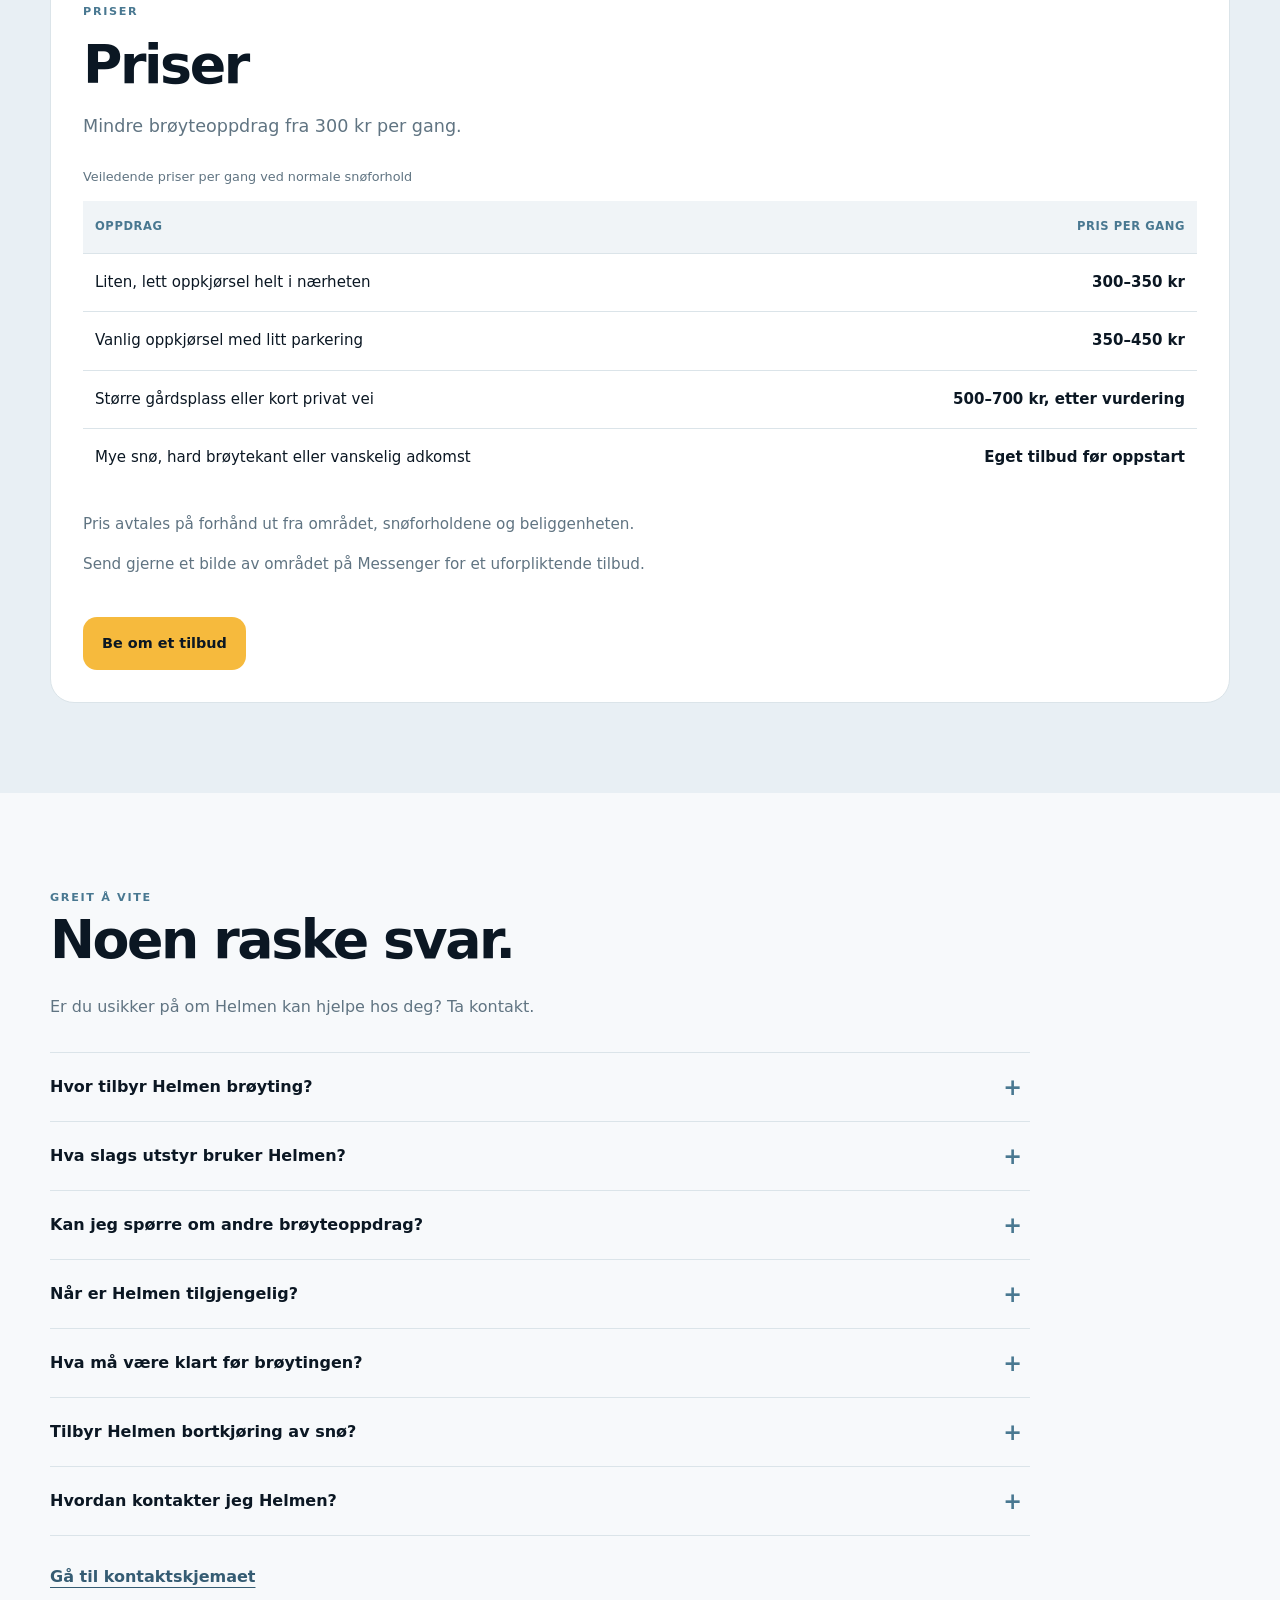
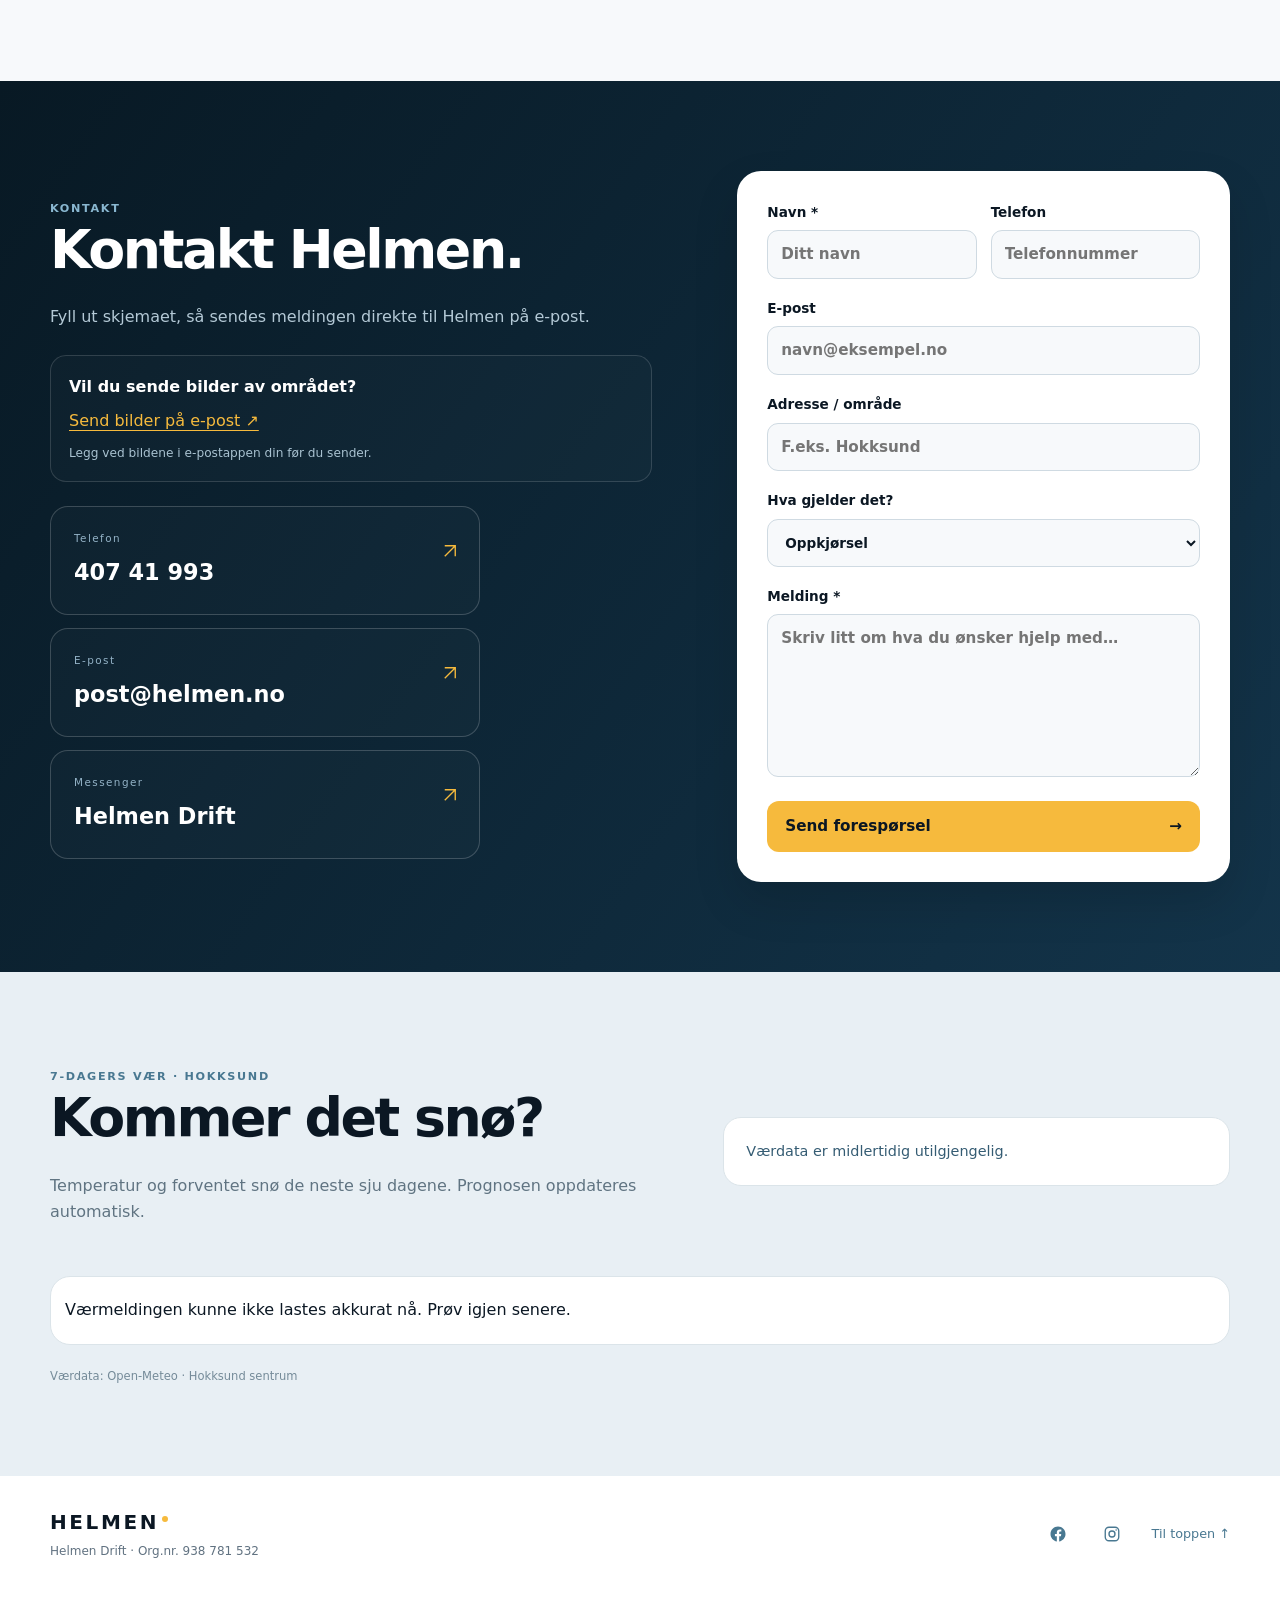
<file: broyting/index.html>
<!doctype html><html lang="nb"><head><meta charset="utf-8"><meta name="viewport" content="width=device-width,initial-scale=1"><meta name="theme-color" content="#0b1723"><meta name="description" content="Brøyting med ATV av oppkjørsler, gårdsplasser og mindre veier i Hokksund, Vestfossen, Loesmoen og Steinberg. Fra 300 kr per gang. Be om et uforpliktende tilbud."><title>Brøyting og snømåking i Hokksund | Helmen Drift</title><link rel="icon" type="image/svg+xml" href="/assets/favicon.svg?v=2"><link rel="stylesheet" href="/services.css?v=public-launch-1"><link rel="stylesheet" href="/site-navigation.css?v=public-launch-1"><link rel="stylesheet" href="/snow-services.css?v=atv-size-1"><link rel="canonical" href="https://helmen.no/broyting/">
<meta property="og:site_name" content="Helmen Drift"><meta property="og:type" content="website"><meta property="og:locale" content="nb_NO"><meta property="og:url" content="https://helmen.no/broyting/"><meta property="og:title" content="Brøyting og snømåking i Hokksund | Helmen Drift"><meta property="og:description" content="Brøyting med ATV av oppkjørsler, gårdsplasser og mindre veier i Hokksund, Vestfossen, Loesmoen og Steinberg. Fra 300 kr per gang. Be om et uforpliktende tilbud."><meta property="og:image" content="https://helmen.no/assets/kymco-mxu-500-winter.webp"><meta property="og:image:width" content="1200"><meta property="og:image:height" content="900"><meta property="og:image:alt" content="Vinterillustrasjon av Helmens Kymco MXU 500 med Kimpex-brøyteskjær"><meta name="twitter:card" content="summary_large_image"><meta name="twitter:title" content="Brøyting og snømåking i Hokksund | Helmen Drift"><meta name="twitter:description" content="Brøyting med ATV av oppkjørsler, gårdsplasser og mindre veier i Hokksund, Vestfossen, Loesmoen og Steinberg. Fra 300 kr per gang. Be om et uforpliktende tilbud."><meta name="twitter:image" content="https://helmen.no/assets/kymco-mxu-500-winter.webp">
<script type="application/ld+json">{"@context": "https://schema.org", "@graph": [{"@type": "Organization", "@id": "https://helmen.no/#bedrift", "name": "Helmen Drift", "legalName": "Helmen Drift", "url": "https://helmen.no/", "telephone": "+4740741993", "email": "post@helmen.no", "identifier": {"@type": "PropertyValue", "propertyID": "Organisasjonsnummer", "value": "938781532"}, "areaServed": [{"@type": "Place", "name": "Hokksund"}, {"@type": "Place", "name": "Vestfossen"}, {"@type": "Place", "name": "Loesmoen"}, {"@type": "Place", "name": "Steinberg"}], "sameAs": ["https://www.facebook.com/helmendrift", "https://www.instagram.com/helmendrift/"]}, {"@type": "WebSite", "@id": "https://helmen.no/#nettsted", "url": "https://helmen.no/", "name": "Helmen Drift", "inLanguage": "nb", "publisher": {"@id": "https://helmen.no/#bedrift"}}, {"@type": "WebPage", "@id": "https://helmen.no/broyting/#nettside", "url": "https://helmen.no/broyting/", "name": "Brøyting og snømåking i Hokksund | Helmen Drift", "inLanguage": "nb", "isPartOf": {"@id": "https://helmen.no/#nettsted"}, "about": {"@id": "https://helmen.no/#bedrift"}}, {"@type": "Service", "@id": "https://helmen.no/broyting/#tjeneste", "name": "Brøyting og snømåking med ATV", "serviceType": "Brøyting av oppkjørsler, gårdsplasser og korte private veier", "url": "https://helmen.no/broyting/", "provider": {"@id": "https://helmen.no/#bedrift"}, "areaServed": [{"@type": "Place", "name": "Hokksund"}, {"@type": "Place", "name": "Vestfossen"}, {"@type": "Place", "name": "Loesmoen"}, {"@type": "Place", "name": "Steinberg"}]}]}</script><link rel="stylesheet" href="/atv-hero.css?v=aligned-2"></head><body id="top"><header class="site-header"><div class="site-header-inner"><a class="site-brand" href="/" aria-label="Helmen, forsiden"><span>HELMEN</span><i class="site-brand-dot" aria-hidden="true"></i></a><nav class="site-main-nav" aria-label="Hovedmeny"><a href="/">Forsiden</a><a href="/#tjenester">Alle tjenester</a><a href="/#slik">Slik fungerer det</a><a href="/om-helmen/">Om Helmen</a><a class="site-contact-link" href="#kontakt">Kontakt</a></nav><details class="language-switch">
      <summary>
        <svg class="language-globe" aria-hidden="true" viewBox="0 0 24 24" fill="none" stroke="currentColor" stroke-width="1.5"><circle cx="12" cy="12" r="9"/><ellipse cx="12" cy="12" rx="4" ry="9"/><path d="M3 12h18M5 6h14M5 18h14"/></svg>
        <span>Språk/Language</span>
        <svg class="language-chevron" aria-hidden="true" viewBox="0 0 16 16" fill="none" stroke="currentColor" stroke-width="1.5"><path d="m3 6 5 5 5-5"/></svg>
      </summary>
      <div class="language-options" role="group" aria-label="Språk / Language">
        <button type="button" data-language="en" lang="en" aria-pressed="false">English</button>
        <button type="button" data-language="no" lang="nb" aria-pressed="true">Norsk</button>
        <button type="button" data-language="pl" lang="pl" aria-pressed="false">Polski</button>
        <button type="button" data-language="uk" lang="uk" aria-pressed="false">Українська</button>
        <button type="button" data-language="lt" lang="lt" aria-pressed="false">Lietuvių</button>
      </div>
    </details><details class="site-menu"><summary><span>Meny</span><svg aria-hidden="true" width="21" height="21" viewBox="0 0 24 24" fill="none" stroke="currentColor" stroke-width="1.7"><path d="M4 6h16M4 12h16M4 18h16"/></svg></summary><nav aria-label="Mobilmeny"><a href="/">Forsiden</a><a href="/#tjenester">Alle tjenester</a><a href="/#slik">Slik fungerer det</a><a href="/om-helmen/">Om Helmen</a><a class="site-contact-link" href="#kontakt">Kontakt</a></nav></details></div><div class="site-services"><div class="site-services-inner"><a class="site-services-overview" href="/#tjenester"><span>Alle tjenester</span><svg aria-hidden="true" width="16" height="16" viewBox="0 0 24 24" fill="none" stroke="currentColor" stroke-width="1.8"><path d="M4 12h16M13 5l7 7-7 7"/></svg></a><nav class="site-service-links" aria-label="Velg tjeneste"><a href="/broyting/" class="season-link" aria-current="page"><span>Brøyting</span><b class="season-mini">NÅ</b></a><a href="/gressklipping/"><span>Gress & utearbeid</span></a><a href="/transport/"><span>Frakt & transport</span></a><a href="/baerehjelp/"><span>Bærehjelp</span></a><a href="/rydding/"><span>Rydding & avfall</span></a><a href="/trefelling/"><span>Mindre trefelling</span></a></nav></div></div></header><main id="innhold"><section class="intro service-hero service-hero-with-art snow-hero atv-hero"><div class="wrap"><div class="service-hero-copy"><nav class="crumbs" aria-label="Brødsmulesti"><a href="/">Forsiden</a><span aria-hidden="true">/</span><a href="/#tjenester">Tjenester</a><span aria-hidden="true">/</span><span aria-current="page">Brøyting &amp; snørydding</span></nav><p class="service-status season-status">SESONGEN NÅ · BRØYTING FRA 300 KR</p><h1>Brøyting &amp; snørydding</h1><p class="hero-lead">Helmen hjelper med mindre brøyteoppdrag med ATV og brøyteskjær – enkelt, lokalt og etter avtale.</p><div class="actions"><a class="button yellow" href="#kontakt">Send forespørsel <span aria-hidden="true">→</span></a><a class="button button-call" href="tel:+4740741993">Ring Helmen</a></div><div class="service-facts"><span>Lokalt i Eiker</span><span>Pris avtales først</span><span>Små oppdrag er velkomne</span></div></div><figure class="service-visual"><div class="service-picture"><img src="/assets/kymco-mxu-500-winter.webp" alt="Vinterillustrasjon av Helmens Kymco MXU 500 med Kimpex-brøyteskjær" width="1200" height="900" fetchpriority="high"></div></figure><a class="service-see-more" href="#tjenestedetaljer"><span>Se mer</span><svg aria-hidden="true" width="22" height="22" viewBox="0 0 24 24" fill="none" stroke="currentColor" stroke-width="2"><path d="M12 4v16M5 13l7 7 7-7"/></svg></a></div></section><section class="section" id="tjenestedetaljer"><div class="wrap"><div class="section-title">
        <div>
          <span class="overline">TJENESTER FRA HELMEN</span>
          <h2>Mindre brøyteoppdrag,<br><span>enkelt og lokalt.</span></h2>
        </div>
        <p>Ta kontakt, så finner vi ut om ATV er en god løsning der du bor.</p>
      </div>

      <div class="snow-types">
        <article class="snow-type"><svg class="service-card-drawing" viewBox="0 0 180 190" fill="none" stroke="currentColor" stroke-width="2.4" stroke-linecap="round" stroke-linejoin="round" aria-hidden="true" focusable="false"><path d="m29 62 56-46 56 46M43 51v67h85V51M73 118V82h27v36M66 118l-28 55h111l-28-55M150 63l14 29h-28l14-29ZM150 92v41M142 139h20M16 151h17"/></svg>
          <span class="card-num">01</span>
          <div class="icon"><svg aria-hidden="true" width="24" height="24" viewBox="0 0 24 24" fill="none" stroke="currentColor" stroke-width="1.6"><path d="m3 11 9-8 9 8M5 10v11h14V10M9 21v-7h6v7"/></svg></div>
          <h3>Oppkjørsler</h3>
          <p>Vanlige og smalere innkjørsler ved bolig.</p>
        </article>
        <article class="snow-type"><svg class="service-card-drawing" viewBox="0 0 180 190" fill="none" stroke="currentColor" stroke-width="2.4" stroke-linecap="round" stroke-linejoin="round" aria-hidden="true" focusable="false"><path d="m90 40 65 34-65 35-65-35 65-34ZM25 74v62l65 35 65-35V74M90 109v62M47 86v62M69 98v61M112 98v61M134 86v62M25 105l65 35 65-35M62 53V26l28-15 28 15v27M78 44V27h24v17"/></svg>
          <span class="card-num">02</span>
          <div class="icon"><svg aria-hidden="true" width="24" height="24" viewBox="0 0 24 24" fill="none" stroke="currentColor" stroke-width="1.6"><rect x="3" y="3" width="18" height="18" rx="2"/><path d="M9 3v18M15 3v18M3 9h18M3 15h18"/></svg></div>
          <h3>Gårdsplasser</h3>
          <p>Parkering, gårdsplass og mindre utearealer.</p>
        </article>
        <article class="snow-type"><svg class="service-card-drawing" viewBox="0 0 180 190" fill="none" stroke="currentColor" stroke-width="2.4" stroke-linecap="round" stroke-linejoin="round" aria-hidden="true" focusable="false"><path d="M112 10c-2 45 43 49 35 90-7 37-71 33-88 80M133 8c-1 39 43 50 37 89-8 49-78 47-87 83M124 11v10M127 40l7 9M143 66l4 11M145 99l-6 10M119 128l-10 6M88 151l-8 8M45 30l16 34H29l16-34ZM45 64v28M20 102l13 27H7l13-27ZM20 129v25"/></svg>
          <span class="card-num">03</span>
          <div class="icon"><svg aria-hidden="true" width="24" height="24" viewBox="0 0 24 24" fill="none" stroke="currentColor" stroke-width="1.6"><path d="M5 19 19 5M5 5h14v14"/></svg></div>
          <h3>Mindre veier</h3>
          <p>Korte private veier og andre mindre brøyteoppdrag.</p>
        </article>
      </div>
    </div></section><section class="section snow-pricing" id="priser" aria-labelledby="pricing-heading">
      <div class="wrap"><div class="pricing-box">
        <div>
          <span class="overline">PRISER</span>
          <h2 id="pricing-heading">Priser</h2>
          <p class="pricing-lead">Mindre brøyteoppdrag fra 300 kr per gang.</p>
          <div class="pricing-table-wrap">
            <table class="pricing-table">
              <colgroup><col class="pricing-job-col"><col class="pricing-cost-col"></colgroup>
              <caption>Veiledende priser per gang ved normale snøforhold</caption>
              <thead><tr><th scope="col">Oppdrag</th><th scope="col">Pris per gang</th></tr></thead>
              <tbody>
                <tr><th scope="row">Liten, lett oppkjørsel helt i nærheten</th><td>300–350 kr</td></tr>
                <tr><th scope="row">Vanlig oppkjørsel med litt parkering</th><td>350–450 kr</td></tr>
                <tr><th scope="row">Større gårdsplass eller kort privat vei</th><td>500–700 kr, etter vurdering</td></tr>
                <tr><th scope="row">Mye snø, hard brøytekant eller vanskelig adkomst</th><td>Eget tilbud før oppstart</td></tr>
              </tbody>
            </table>
          </div>
          <p>Pris avtales på forhånd ut fra området, snøforholdene og beliggenheten.</p>
          <p>Send gjerne et bilde av området på Messenger for et uforpliktende tilbud.</p>
        </div>
        <a class="button yellow" href="mailto:post@helmen.no?subject=Foresp%C3%B8rsel%20om%20br%C3%B8yting" data-subject-no="Forespørsel om brøyting" data-subject-en="Snow clearing enquiry">Be om et tilbud</a>
      </div>
    </div></section><section class="section snow-faq" id="greit-a-vite" aria-labelledby="faq-heading">
      <div class="wrap faq-inner">
        <span class="eyebrow">GREIT Å VITE</span>
        <h2 id="faq-heading">Noen raske svar.</h2>
        <p class="faq-intro">Er du usikker på om Helmen kan hjelpe hos deg? Ta kontakt.</p>
        <div class="faq-list">
          <details class="faq-item"><summary>Hvor tilbyr Helmen brøyting?</summary><p>Helmen tar mindre brøyteoppdrag i Hokksund, Vestfossen, Loesmoen og Steinberg, samt Røren og Ormåsen etter avtale. Send adressen, så avklares kjørevei, kapasitet og om oppdraget passer.</p></details>
          <details class="faq-item"><summary>Hva slags utstyr bruker Helmen?</summary><div class="equipment-answer"><p>Helmen bruker en Kymco MXU 500 med firehjulstrekk og kjetting, samt et Kimpex Click n Go-brøyteskjær på 152 cm som kan vinkles. ATV-en har arbeidslys foran og bak og gult blinkende varsellys. Utstyret passer til mindre områder, oppkjørsler og gårdsplasser.</p><figure class="equipment-photo"><img src="/assets/kymco-mxu-500.webp" alt="Helmens Kymco MXU 500 med Kimpex-brøyteskjær" width="1200" height="900" loading="lazy" decoding="async"><figcaption>Kymco MXU 500 · Kimpex Click n Go 152 cm</figcaption></figure></div></details>
          <details class="faq-item"><summary>Kan jeg spørre om andre brøyteoppdrag?</summary><p>Ja. Send et bilde på e-post eller en kort beskrivelse i skjemaet. Helmen vurderer om oppdraget passer for ATV-en og utstyret.</p></details>
          <details class="faq-item"><summary>Når er Helmen tilgjengelig?</summary><p>Brøyting tilbys hovedsakelig på ettermiddager og i helger. Tidspunkt avtales for hvert oppdrag, ut fra kapasitet og forholdene.</p></details>
          <details class="faq-item"><summary>Hva må være klart før brøytingen?</summary><p>Flytt biler og løse gjenstander fra området som skal brøytes. Vis eller merk kanter, kumlokk, trapper og andre hindringer som kan være skjult under snøen. Vi avtaler på forhånd hvor snøen skal legges.</p></details>
          <details class="faq-item"><summary>Tilbyr Helmen bortkjøring av snø?</summary><p>Helmen tilbyr foreløpig ikke bortkjøring av snø. Snøen skyves til en avtalt plass på eiendommen eller et annet egnet område som du har tillatelse til å bruke. Snøen legges ikke i veien, på fortauet eller hos naboen uten avtale.</p></details>
          <details class="faq-item"><summary>Hvordan kontakter jeg Helmen?</summary><p>Ring 407 41 993, send e-post eller bruk kontaktskjemaet nederst på siden.</p></details>
        </div>
        <a class="faq-contact" href="#kontakt">Gå til kontaktskjemaet</a>
      </div>
    </section><section class="contact section" id="kontakt"><div class="wrap contact-inner"><div class="contact-copy">
        <span class="eyebrow">KONTAKT</span>
        <h2>Kontakt Helmen.</h2>
        <p>Fyll ut skjemaet, så sendes meldingen direkte til Helmen på e-post.</p>
        <div class="photo-help">
          <strong>Vil du sende bilder av området?</strong>
          <a href="mailto:post@helmen.no?subject=Bilder%20til%20br%C3%B8yteforesp%C3%B8rsel" data-subject-no="Bilder til brøyteforespørsel" data-subject-en="Photos for snow clearing enquiry">Send bilder på e-post ↗</a>
          <small>Legg ved bildene i e-postappen din før du sender.</small>
        </div>

        <div class="contact-options">
          <a href="tel:+4740741993">
            <small>Telefon</small>
            <strong>407 41 993</strong>
            <span aria-hidden="true"><svg width="18" height="18" viewBox="0 0 24 24" fill="none" stroke="currentColor" stroke-width="1.8"><path d="M5 19 19 5M5 5h14v14"/></svg></span>
          </a>
          <a href="mailto:post@helmen.no?subject=Foresp%C3%B8rsel%20om%20br%C3%B8yting" data-subject-no="Forespørsel om brøyting" data-subject-en="Snow clearing enquiry">
            <small>E-post</small>
            <strong>post@helmen.no</strong>
            <span aria-hidden="true"><svg width="18" height="18" viewBox="0 0 24 24" fill="none" stroke="currentColor" stroke-width="1.8"><path d="M5 19 19 5M5 5h14v14"/></svg></span>
          </a>
          <a href="https://m.me/helmendrift" target="_blank" rel="noopener">
            <small>Messenger</small>
            <strong>Helmen Drift</strong>
            <span aria-hidden="true"><svg width="18" height="18" viewBox="0 0 24 24" fill="none" stroke="currentColor" stroke-width="1.8"><path d="M5 19 19 5M5 5h14v14"/></svg></span>
          </a>
        </div>
      </div>

      <form class="contact-form general-contact-form" id="contactForm"
              name="broyteforesporsel"
              method="POST"
              action="https://api.web3forms.com/submit">
          <input type="hidden" name="access_key" value="b79ded99-a189-4a30-9af7-b507eeb651f6">
          <input type="hidden" name="subject" value="Ny brøyteforespørsel fra helmen.no">
        <div class="form-grid">
          <label>
            <span>Navn *</span>
            <input name="name" required maxlength="80" autocomplete="name" placeholder="Ditt navn">
          </label>
          <label>
            <span>Telefon</span>
            <input name="phone" maxlength="40" autocomplete="tel" inputmode="tel" placeholder="Telefonnummer">
          </label>
        </div>

        <label>
          <span>E-post</span>
          <input name="email" type="email" maxlength="120" autocomplete="email" placeholder="navn@eksempel.no">
        </label>

        <label>
          <span>Adresse / område</span>
          <input name="location" maxlength="160" autocomplete="street-address" placeholder="F.eks. Hokksund">
        </label>

        <label>
          <span>Hva gjelder det?</span>
          <select name="job">
            <option>Oppkjørsel</option>
            <option>Gårdsplass</option>
            <option>Mindre vei</option>
            <option>Annet brøyteoppdrag</option>
          </select>
        </label>

        <label>
          <span>Melding *</span>
          <textarea name="message" required maxlength="3000" rows="6" placeholder="Skriv litt om hva du ønsker hjelp med…"></textarea>
        </label>

        <!-- Honeypot: skal stå tomt -->
        <label class="hp" aria-hidden="true">
          <span>Nettside</span>
          <input type="checkbox" name="botcheck" tabindex="-1" autocomplete="off">
        </label>
<button class="send-button" type="submit">
          <span class="send-label">Send forespørsel</span>
          <span class="send-arrow">→</span>
        </button>
        <div class="form-status" id="formStatus" role="status" aria-live="polite"></div>
      </form></div></section><section class="section snow-weather" id="vaer">
      <div class="wrap"><div class="weather-heading">
        <div>
          <span class="eyebrow">7-DAGERS VÆR · HOKKSUND</span>
          <h2>Kommer det snø?</h2>
          <p>Temperatur og forventet snø de neste sju dagene. Prognosen oppdateres automatisk.</p>
        </div>
        <div class="weather-summary" id="weatherSummary">
          <span class="weather-loader"></span>
          Henter værmelding…
        </div>
      </div>
      <div class="forecast" id="forecast" aria-live="polite"></div>
      <p class="weather-source">Værdata: Open-Meteo · Hokksund sentrum</p>
    </div></section></main><footer class="site-footer"><div class="footer-identity"><a class="site-brand" href="/" aria-label="Helmen, forsiden"><span>HELMEN</span><i class="site-brand-dot" aria-hidden="true"></i></a><small>Helmen Drift · <span class="footer-org">Org.nr. 938 781 532</span></small></div><div class="site-footer-links"><a href="https://www.facebook.com/helmendrift" aria-label="Helmen Drift på Facebook" target="_blank" rel="noopener noreferrer"><svg aria-hidden="true" viewBox="0 0 24 24" width="18" height="18" fill="currentColor"><path d="M22 12.06C22 6.5 17.52 2 12 2S2 6.5 2 12.06c0 5.02 3.66 9.18 8.44 9.94v-7.03H7.9v-2.91h2.54V9.84c0-2.52 1.49-3.91 3.77-3.91 1.09 0 2.23.2 2.23.2V8.6h-1.26c-1.24 0-1.62.78-1.62 1.57v1.89h2.77l-.44 2.91h-2.33V22C18.34 21.24 22 17.08 22 12.06Z"/></svg></a><a href="https://www.instagram.com/helmendrift/" aria-label="Helmen Drift på Instagram" target="_blank" rel="noopener noreferrer"><svg aria-hidden="true" viewBox="0 0 24 24" width="18" height="18" fill="none" stroke="currentColor" stroke-width="1.8"><rect x="3" y="3" width="18" height="18" rx="5"/><circle cx="12" cy="12" r="4"/><circle cx="17.5" cy="6.5" r="1" fill="currentColor" stroke="none"/></svg></a><a class="footer-top" href="#top">Til toppen ↑</a></div></footer><script src="/translations.js?v=public-launch-1"></script><script src="/service-translations.js?v=atv-size-1"></script><script src="/language.js?v=public-launch-1"></script><script src="/script.js?v=public-launch-1"></script><script src="/services.js?v=public-launch-1"></script></body></html>
</file>
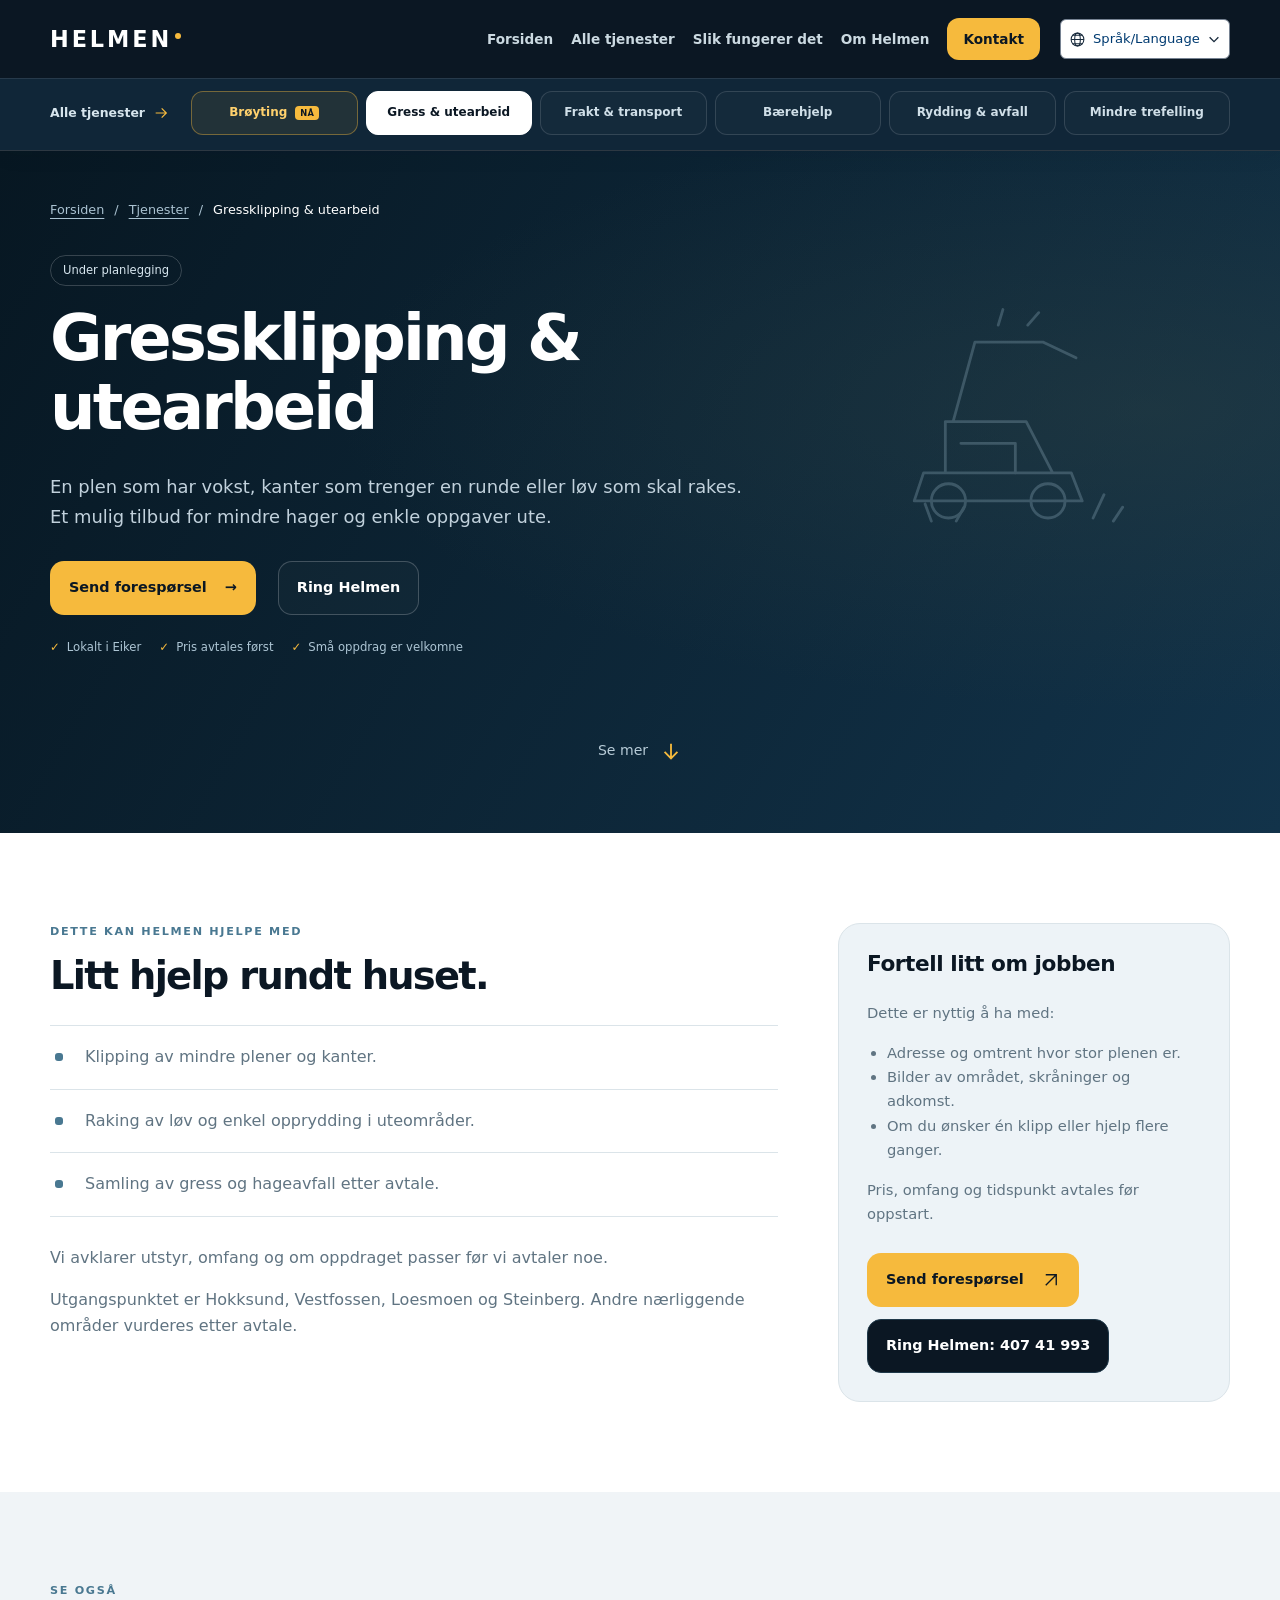
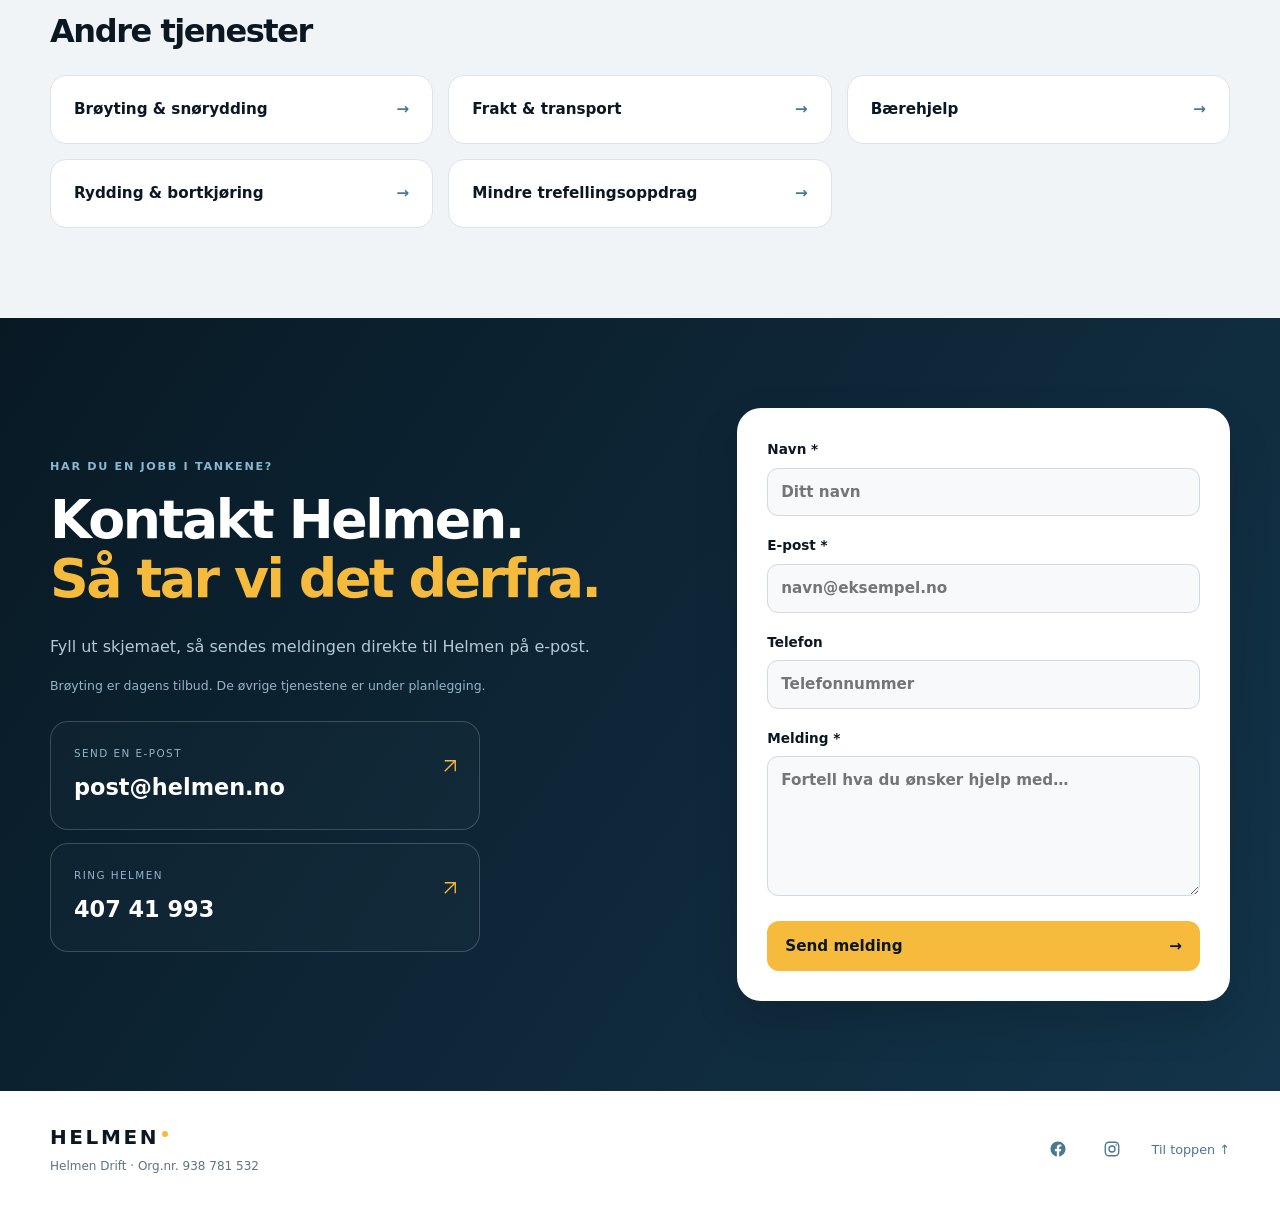
<file: gressklipping/index.html>
<!doctype html>
<html lang="nb"><head><meta charset="utf-8"><meta name="viewport" content="width=device-width,initial-scale=1"><meta name="theme-color" content="#0b1723"><title>Gressklipping &amp; utearbeid | Helmen Drift</title><link rel="icon" type="image/svg+xml" href="/assets/favicon.svg?v=2"><link rel="stylesheet" href="/services.css?v=public-launch-1"><link rel="stylesheet" href="/site-navigation.css?v=public-launch-1"><meta name="description" content="En plen som har vokst, kanter som trenger en runde eller løv som skal rakes. Et mulig tilbud for mindre hager og enkle oppgaver ute."><link rel="canonical" href="https://helmen.no/gressklipping/">
<meta property="og:site_name" content="Helmen Drift"><meta property="og:type" content="website"><meta property="og:locale" content="nb_NO"><meta property="og:url" content="https://helmen.no/gressklipping/"><meta property="og:title" content="Gressklipping &amp; utearbeid | Helmen Drift"><meta property="og:description" content="En plen som har vokst, kanter som trenger en runde eller løv som skal rakes. Et mulig tilbud for mindre hager og enkle oppgaver ute."><meta property="og:image" content="https://helmen.no/assets/kymco-mxu-500-winter.webp"><meta property="og:image:width" content="1200"><meta property="og:image:height" content="900"><meta property="og:image:alt" content="Vinterillustrasjon av Helmens Kymco MXU 500 med Kimpex-brøyteskjær"><meta name="twitter:card" content="summary_large_image"><meta name="twitter:title" content="Gressklipping &amp; utearbeid | Helmen Drift"><meta name="twitter:description" content="En plen som har vokst, kanter som trenger en runde eller løv som skal rakes. Et mulig tilbud for mindre hager og enkle oppgaver ute."><meta name="twitter:image" content="https://helmen.no/assets/kymco-mxu-500-winter.webp">
<script type="application/ld+json">{"@context": "https://schema.org", "@graph": [{"@type": "Organization", "@id": "https://helmen.no/#bedrift", "name": "Helmen Drift", "legalName": "Helmen Drift", "url": "https://helmen.no/", "telephone": "+4740741993", "email": "post@helmen.no", "identifier": {"@type": "PropertyValue", "propertyID": "Organisasjonsnummer", "value": "938781532"}, "areaServed": [{"@type": "Place", "name": "Hokksund"}, {"@type": "Place", "name": "Vestfossen"}, {"@type": "Place", "name": "Loesmoen"}, {"@type": "Place", "name": "Steinberg"}], "sameAs": ["https://www.facebook.com/helmendrift", "https://www.instagram.com/helmendrift/"]}, {"@type": "WebSite", "@id": "https://helmen.no/#nettsted", "url": "https://helmen.no/", "name": "Helmen Drift", "inLanguage": "nb", "publisher": {"@id": "https://helmen.no/#bedrift"}}, {"@type": "WebPage", "@id": "https://helmen.no/gressklipping/#nettside", "url": "https://helmen.no/gressklipping/", "name": "Gressklipping & utearbeid | Helmen Drift", "inLanguage": "nb", "isPartOf": {"@id": "https://helmen.no/#nettsted"}, "about": {"@id": "https://helmen.no/#bedrift"}}]}</script></head><body id="top"><header class="site-header"><div class="site-header-inner"><a class="site-brand" href="/" aria-label="Helmen, forsiden"><span>HELMEN</span><i class="site-brand-dot" aria-hidden="true"></i></a><nav class="site-main-nav" aria-label="Hovedmeny"><a href="/">Forsiden</a><a href="/#tjenester">Alle tjenester</a><a href="/#slik">Slik fungerer det</a><a href="/om-helmen/">Om Helmen</a><a class="site-contact-link" href="#kontakt">Kontakt</a></nav><details class="language-switch">
      <summary>
        <svg class="language-globe" aria-hidden="true" viewBox="0 0 24 24" fill="none" stroke="currentColor" stroke-width="1.5"><circle cx="12" cy="12" r="9"/><ellipse cx="12" cy="12" rx="4" ry="9"/><path d="M3 12h18M5 6h14M5 18h14"/></svg>
        <span>Språk/Language</span>
        <svg class="language-chevron" aria-hidden="true" viewBox="0 0 16 16" fill="none" stroke="currentColor" stroke-width="1.5"><path d="m3 6 5 5 5-5"/></svg>
      </summary>
      <div class="language-options" role="group" aria-label="Språk / Language">
        <button type="button" data-language="en" lang="en" aria-pressed="false">English</button>
        <button type="button" data-language="no" lang="nb" aria-pressed="true">Norsk</button>
        <button type="button" data-language="pl" lang="pl" aria-pressed="false">Polski</button>
        <button type="button" data-language="uk" lang="uk" aria-pressed="false">Українська</button>
        <button type="button" data-language="lt" lang="lt" aria-pressed="false">Lietuvių</button>
      </div>
    </details><details class="site-menu"><summary><span>Meny</span><svg aria-hidden="true" width="21" height="21" viewBox="0 0 24 24" fill="none" stroke="currentColor" stroke-width="1.7"><path d="M4 6h16M4 12h16M4 18h16"/></svg></summary><nav aria-label="Mobilmeny"><a href="/">Forsiden</a><a href="/#tjenester">Alle tjenester</a><a href="/#slik">Slik fungerer det</a><a href="/om-helmen/">Om Helmen</a><a class="site-contact-link" href="#kontakt">Kontakt</a></nav></details></div><div class="site-services"><div class="site-services-inner"><a class="site-services-overview" href="/#tjenester"><span>Alle tjenester</span><svg aria-hidden="true" width="16" height="16" viewBox="0 0 24 24" fill="none" stroke="currentColor" stroke-width="1.8"><path d="M4 12h16M13 5l7 7-7 7"/></svg></a><nav class="site-service-links" aria-label="Velg tjeneste"><a href="/broyting/" class="season-link"><span>Brøyting</span><b class="season-mini">NÅ</b></a><a href="/gressklipping/" aria-current="page"><span>Gress & utearbeid</span></a><a href="/transport/"><span>Frakt & transport</span></a><a href="/baerehjelp/"><span>Bærehjelp</span></a><a href="/rydding/"><span>Rydding & avfall</span></a><a href="/trefelling/"><span>Mindre trefelling</span></a></nav></div></div></header>
<main id="innhold"><section class="intro service-hero service-hero-with-art"><div class="wrap"><div class="service-hero-copy"><nav class="crumbs" aria-label="Brødsmulesti"><a href="/">Forsiden</a><span aria-hidden="true">/</span><a href="/#tjenester">Tjenester</a><span aria-hidden="true">/</span><span aria-current="page">Gressklipping &amp; utearbeid</span></nav><p class="service-status">Under planlegging</p><h1>Gressklipping &amp; utearbeid</h1><p class="hero-lead">En plen som har vokst, kanter som trenger en runde eller løv som skal rakes. Et mulig tilbud for mindre hager og enkle oppgaver ute.</p><div class="actions"><a class="button yellow" href="#kontakt">Send forespørsel <span aria-hidden="true">→</span></a><a class="button button-call" href="tel:+4740741993">Ring Helmen</a></div><div class="service-facts"><span>Lokalt i Eiker</span><span>Pris avtales først</span><span>Små oppdrag er velkomne</span></div></div><div class="service-line-visual"><svg class="service-hero-drawing" viewBox="0 0 180 190" fill="none" stroke="currentColor" stroke-width="2.4" stroke-linecap="round" stroke-linejoin="round" aria-hidden="true" focusable="false"><path d="M28 124h95l7 18H22l6-18ZM42 124V91h52l17 33M47 91l14-51h44M105 40l21 10M33 155l-4-11M49 155l5-9M137 153l7-15M150 155l6-9"/><circle cx="44" cy="142" r="11"/><circle cx="108" cy="142" r="11"/><path d="M52 105h35v19M76 29l3-10M95 29l7-8"/></svg></div><a class="service-see-more" href="#tjenestedetaljer"><span>Se mer</span><svg aria-hidden="true" width="22" height="22" viewBox="0 0 24 24" fill="none" stroke="currentColor" stroke-width="2"><path d="M12 4v16M5 13l7 7 7-7"/></svg></a></div></section>
<section class="section" id="tjenestedetaljer"><div class="wrap service-layout"><div><p class="eyebrow">DETTE KAN HELMEN HJELPE MED</p><h2>Litt hjelp rundt huset.</h2><ul class="service-points"><li>Klipping av mindre plener og kanter.</li><li>Raking av løv og enkel opprydding i uteområder.</li><li>Samling av gress og hageavfall etter avtale.</li></ul><p class="muted">Vi avklarer utstyr, omfang og om oppdraget passer før vi avtaler noe.</p><p class="muted">Utgangspunktet er Hokksund, Vestfossen, Loesmoen og Steinberg. Andre nærliggende områder vurderes etter avtale.</p></div><aside class="service-aside"><h2>Fortell litt om jobben</h2><p>Dette er nyttig å ha med:</p><ul><li>Adresse og omtrent hvor stor plenen er.</li><li>Bilder av området, skråninger og adkomst.</li><li>Om du ønsker én klipp eller hjelp flere ganger.</li></ul><p>Pris, omfang og tidspunkt avtales før oppstart.</p><a class="button yellow" href="#kontakt">Send forespørsel <svg aria-hidden="true" width="18" height="18" viewBox="0 0 24 24" fill="none" stroke="currentColor" stroke-width="1.8"><path d="M5 19 19 5M5 5h14v14"/></svg></a><a class="button button-call" href="tel:+4740741993">Ring Helmen: 407 41 993</a></aside></div></section>
<section class="section more-services"><div class="wrap"><p class="eyebrow">SE OGSÅ</p><h2>Andre tjenester</h2><div class="service-shortcuts"><a href="/broyting/">Brøyting &amp; snørydding<span aria-hidden="true">→</span></a><a href="/transport/">Frakt &amp; transport<span aria-hidden="true">→</span></a><a href="/baerehjelp/">Bærehjelp<span aria-hidden="true">→</span></a><a href="/rydding/">Rydding &amp; bortkjøring<span aria-hidden="true">→</span></a><a href="/trefelling/">Mindre trefellingsoppdrag<span aria-hidden="true">→</span></a></div></div></section><section class="contact section" id="kontakt"><div class="wrap contact-inner"><div><p class="eyebrow">HAR DU EN JOBB I TANKENE?</p><h2>Kontakt Helmen.<br><em>Så tar vi det derfra.</em></h2><p>Fyll ut skjemaet, så sendes meldingen direkte til Helmen på e-post.</p><p class="contact-note">Brøyting er dagens tilbud. De øvrige tjenestene er under planlegging.</p><div class="contact-options"><a href="mailto:post@helmen.no?subject=Foresp%C3%B8rsel%20om%20praktisk%20hjelp" data-subject-no="Forespørsel om praktisk hjelp"><small>SEND EN E-POST</small><strong>post@helmen.no</strong><span aria-hidden="true"><svg width="18" height="18" viewBox="0 0 24 24" fill="none" stroke="currentColor" stroke-width="1.8"><path d="M5 19 19 5M5 5h14v14"/></svg></span></a><a href="tel:+4740741993"><small>RING HELMEN</small><strong>407 41 993</strong><span aria-hidden="true"><svg width="18" height="18" viewBox="0 0 24 24" fill="none" stroke="currentColor" stroke-width="1.8"><path d="M5 19 19 5M5 5h14v14"/></svg></span></a></div></div><form class="contact-form general-contact-form" id="contactForm" name="generell-henvendelse" method="POST" action="https://api.web3forms.com/submit">
  <input type="hidden" name="access_key" value="b79ded99-a189-4a30-9af7-b507eeb651f6">
  <input type="hidden" name="subject" value="Ny henvendelse til Helmen"><input type="hidden" name="tjeneste" value="Gressklipping og utearbeid">
  <label><span>Navn *</span><input name="name" required maxlength="80" autocomplete="name" placeholder="Ditt navn"></label>
  <label><span>E-post *</span><input name="email" type="email" required maxlength="120" autocomplete="email" placeholder="navn@eksempel.no"></label>
  <label><span>Telefon</span><input name="phone" maxlength="40" autocomplete="tel" inputmode="tel" placeholder="Telefonnummer"></label>
  <label><span>Melding *</span><textarea name="message" required maxlength="3000" rows="5" placeholder="Fortell hva du ønsker hjelp med…"></textarea></label>
  <label class="hp" aria-hidden="true"><span>Nettside</span><input type="checkbox" name="botcheck" tabindex="-1" autocomplete="off"></label>
  <button class="send-button" type="submit" data-idle-label="Send melding"><span class="send-label">Send melding</span><span aria-hidden="true">→</span></button>
  <div class="form-status" id="formStatus" role="status" aria-live="polite"></div>
</form></div></section></main><footer class="site-footer"><div class="footer-identity"><a class="site-brand" href="/" aria-label="Helmen, forsiden"><span>HELMEN</span><i class="site-brand-dot" aria-hidden="true"></i></a><small>Helmen Drift · <span class="footer-org">Org.nr. 938 781 532</span></small></div><div class="site-footer-links"><a href="https://www.facebook.com/helmendrift" aria-label="Helmen Drift på Facebook" target="_blank" rel="noopener noreferrer"><svg aria-hidden="true" viewBox="0 0 24 24" width="18" height="18" fill="currentColor"><path d="M22 12.06C22 6.5 17.52 2 12 2S2 6.5 2 12.06c0 5.02 3.66 9.18 8.44 9.94v-7.03H7.9v-2.91h2.54V9.84c0-2.52 1.49-3.91 3.77-3.91 1.09 0 2.23.2 2.23.2V8.6h-1.26c-1.24 0-1.62.78-1.62 1.57v1.89h2.77l-.44 2.91h-2.33V22C18.34 21.24 22 17.08 22 12.06Z"/></svg></a><a href="https://www.instagram.com/helmendrift/" aria-label="Helmen Drift på Instagram" target="_blank" rel="noopener noreferrer"><svg aria-hidden="true" viewBox="0 0 24 24" width="18" height="18" fill="none" stroke="currentColor" stroke-width="1.8"><rect x="3" y="3" width="18" height="18" rx="5"/><circle cx="12" cy="12" r="4"/><circle cx="17.5" cy="6.5" r="1" fill="currentColor" stroke="none"/></svg></a><a class="footer-top" href="#top">Til toppen ↑</a></div></footer><script src="/translations.js?v=public-launch-1"></script><script src="/service-translations.js?v=atv-size-1"></script><script src="/language.js?v=public-launch-1"></script><script src="/script.js?v=public-launch-1"></script><script src="/services.js?v=public-launch-1"></script></body></html>
</file>
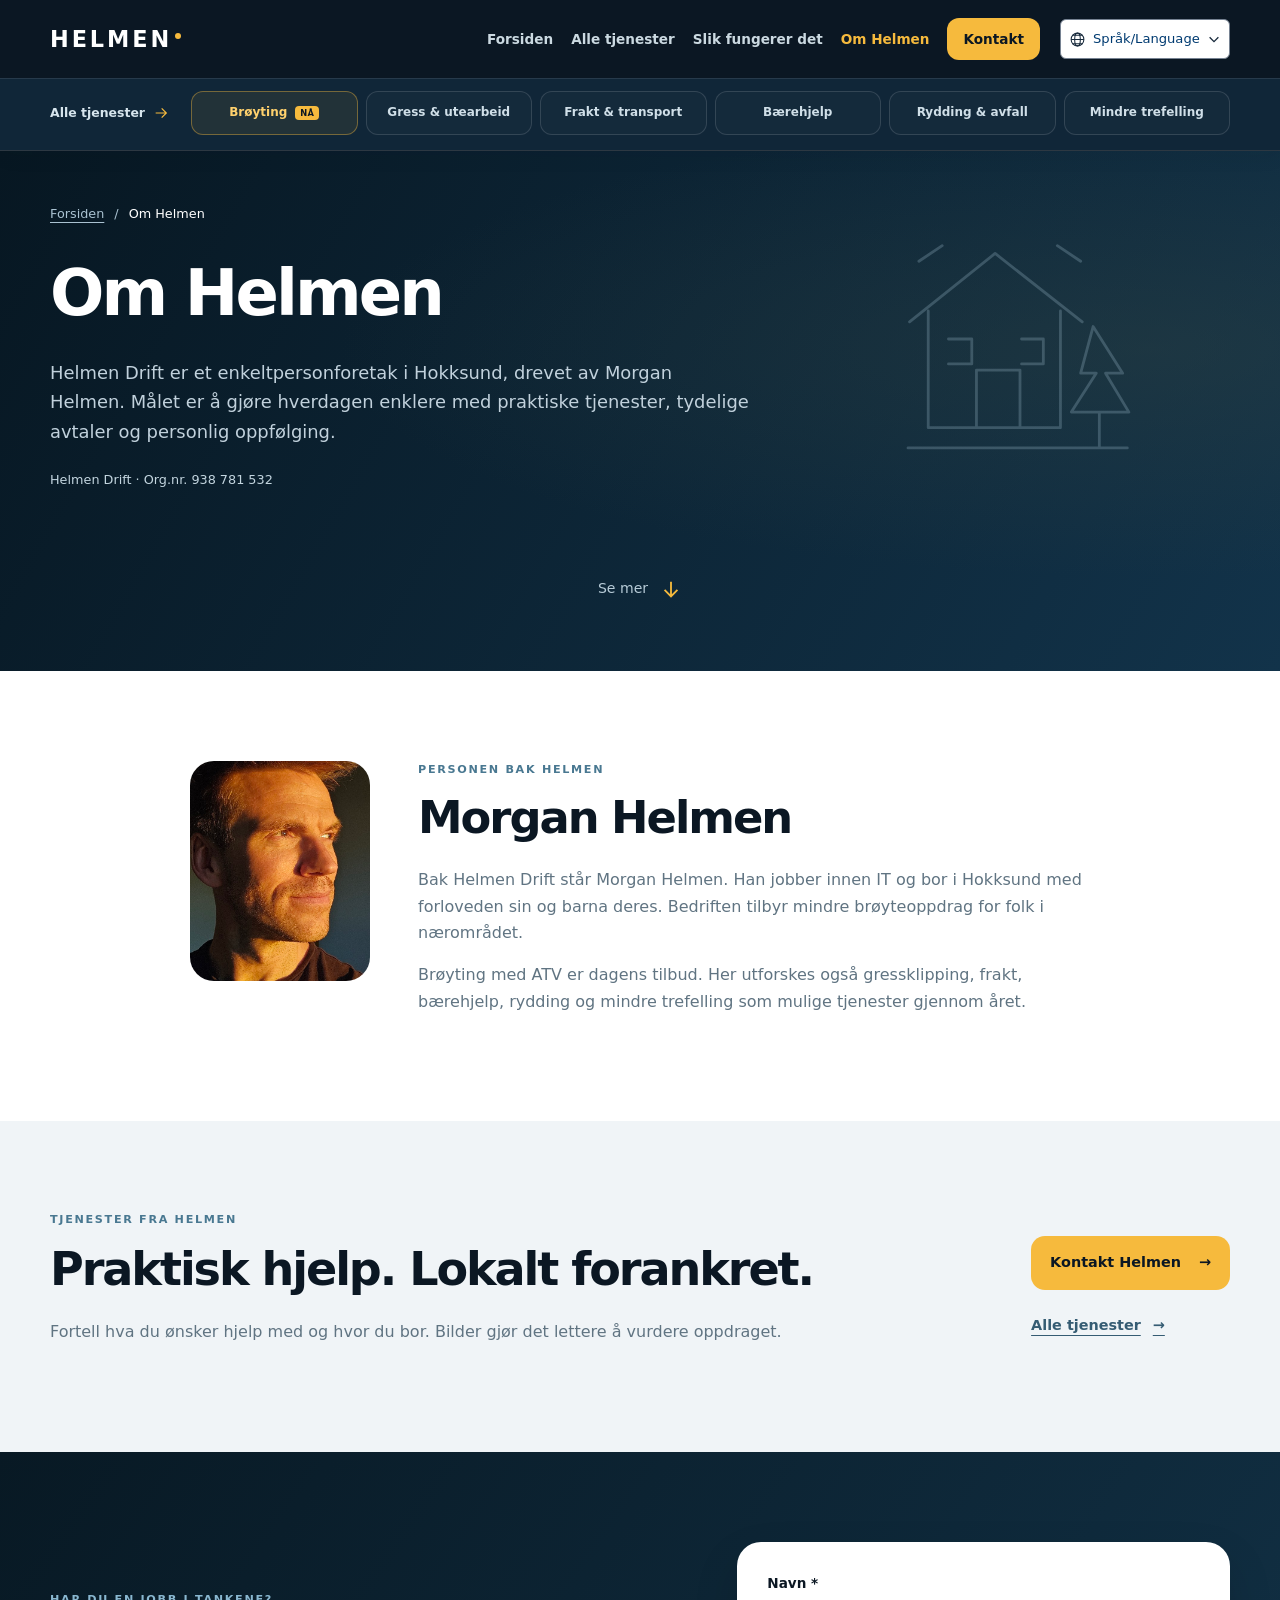
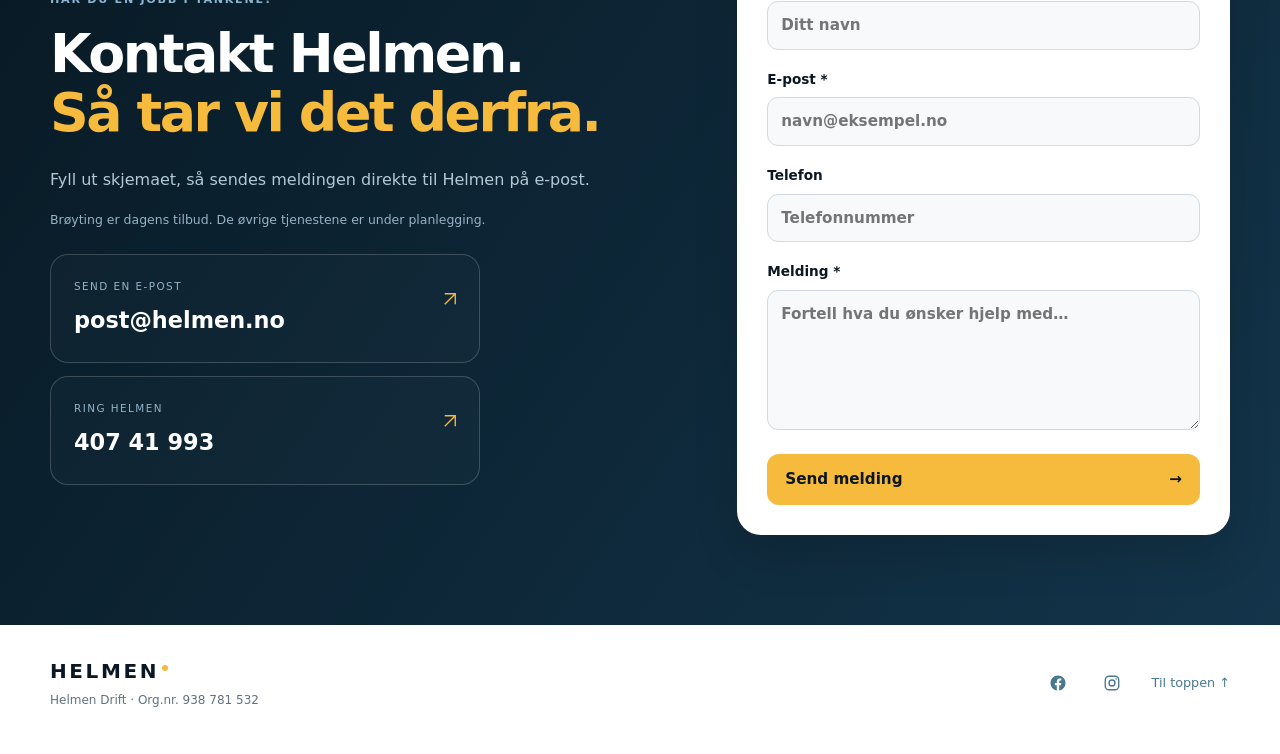
<file: om-helmen/index.html>
<!doctype html>
<html lang="nb"><head><meta charset="utf-8"><meta name="viewport" content="width=device-width,initial-scale=1"><meta name="theme-color" content="#0b1723"><meta name="description" content="Om Helmen Drift: praktiske tjenester i Hokksund og omegn, drevet av Morgan Helmen."><title>Om Helmen | Helmen Drift</title><link rel="icon" type="image/svg+xml" href="/assets/favicon.svg?v=2"><link rel="stylesheet" href="/services.css?v=public-launch-1"><link rel="stylesheet" href="/site-navigation.css?v=public-launch-1"><link rel="canonical" href="https://helmen.no/om-helmen/">
<meta property="og:site_name" content="Helmen Drift"><meta property="og:type" content="website"><meta property="og:locale" content="nb_NO"><meta property="og:url" content="https://helmen.no/om-helmen/"><meta property="og:title" content="Om Helmen | Helmen Drift"><meta property="og:description" content="Om Helmen Drift: praktiske tjenester i Hokksund og omegn, drevet av Morgan Helmen."><meta property="og:image" content="https://helmen.no/assets/kymco-mxu-500-winter.webp"><meta property="og:image:width" content="1200"><meta property="og:image:height" content="900"><meta property="og:image:alt" content="Vinterillustrasjon av Helmens Kymco MXU 500 med Kimpex-brøyteskjær"><meta name="twitter:card" content="summary_large_image"><meta name="twitter:title" content="Om Helmen | Helmen Drift"><meta name="twitter:description" content="Om Helmen Drift: praktiske tjenester i Hokksund og omegn, drevet av Morgan Helmen."><meta name="twitter:image" content="https://helmen.no/assets/kymco-mxu-500-winter.webp">
<script type="application/ld+json">{"@context": "https://schema.org", "@graph": [{"@type": "Organization", "@id": "https://helmen.no/#bedrift", "name": "Helmen Drift", "legalName": "Helmen Drift", "url": "https://helmen.no/", "telephone": "+4740741993", "email": "post@helmen.no", "identifier": {"@type": "PropertyValue", "propertyID": "Organisasjonsnummer", "value": "938781532"}, "areaServed": [{"@type": "Place", "name": "Hokksund"}, {"@type": "Place", "name": "Vestfossen"}, {"@type": "Place", "name": "Loesmoen"}, {"@type": "Place", "name": "Steinberg"}], "sameAs": ["https://www.facebook.com/helmendrift", "https://www.instagram.com/helmendrift/"]}, {"@type": "WebSite", "@id": "https://helmen.no/#nettsted", "url": "https://helmen.no/", "name": "Helmen Drift", "inLanguage": "nb", "publisher": {"@id": "https://helmen.no/#bedrift"}}, {"@type": "AboutPage", "@id": "https://helmen.no/om-helmen/#nettside", "url": "https://helmen.no/om-helmen/", "name": "Om Helmen | Helmen Drift", "inLanguage": "nb", "isPartOf": {"@id": "https://helmen.no/#nettsted"}, "about": {"@id": "https://helmen.no/#bedrift"}}]}</script></head><body id="top"><header class="site-header"><div class="site-header-inner"><a class="site-brand" href="/" aria-label="Helmen, forsiden"><span>HELMEN</span><i class="site-brand-dot" aria-hidden="true"></i></a><nav class="site-main-nav" aria-label="Hovedmeny"><a href="/">Forsiden</a><a href="/#tjenester">Alle tjenester</a><a href="/#slik">Slik fungerer det</a><a href="/om-helmen/" aria-current="page">Om Helmen</a><a class="site-contact-link" href="#kontakt">Kontakt</a></nav><details class="language-switch">
      <summary>
        <svg class="language-globe" aria-hidden="true" viewBox="0 0 24 24" fill="none" stroke="currentColor" stroke-width="1.5"><circle cx="12" cy="12" r="9"/><ellipse cx="12" cy="12" rx="4" ry="9"/><path d="M3 12h18M5 6h14M5 18h14"/></svg>
        <span>Språk/Language</span>
        <svg class="language-chevron" aria-hidden="true" viewBox="0 0 16 16" fill="none" stroke="currentColor" stroke-width="1.5"><path d="m3 6 5 5 5-5"/></svg>
      </summary>
      <div class="language-options" role="group" aria-label="Språk / Language">
        <button type="button" data-language="en" lang="en" aria-pressed="false">English</button>
        <button type="button" data-language="no" lang="nb" aria-pressed="true">Norsk</button>
        <button type="button" data-language="pl" lang="pl" aria-pressed="false">Polski</button>
        <button type="button" data-language="uk" lang="uk" aria-pressed="false">Українська</button>
        <button type="button" data-language="lt" lang="lt" aria-pressed="false">Lietuvių</button>
      </div>
    </details><details class="site-menu"><summary><span>Meny</span><svg aria-hidden="true" width="21" height="21" viewBox="0 0 24 24" fill="none" stroke="currentColor" stroke-width="1.7"><path d="M4 6h16M4 12h16M4 18h16"/></svg></summary><nav aria-label="Mobilmeny"><a href="/">Forsiden</a><a href="/#tjenester">Alle tjenester</a><a href="/#slik">Slik fungerer det</a><a href="/om-helmen/" aria-current="page">Om Helmen</a><a class="site-contact-link" href="#kontakt">Kontakt</a></nav></details></div><div class="site-services"><div class="site-services-inner"><a class="site-services-overview" href="/#tjenester"><span>Alle tjenester</span><svg aria-hidden="true" width="16" height="16" viewBox="0 0 24 24" fill="none" stroke="currentColor" stroke-width="1.8"><path d="M4 12h16M13 5l7 7-7 7"/></svg></a><nav class="site-service-links" aria-label="Velg tjeneste"><a href="/broyting/" class="season-link"><span>Brøyting</span><b class="season-mini">NÅ</b></a><a href="/gressklipping/"><span>Gress & utearbeid</span></a><a href="/transport/"><span>Frakt & transport</span></a><a href="/baerehjelp/"><span>Bærehjelp</span></a><a href="/rydding/"><span>Rydding & avfall</span></a><a href="/trefelling/"><span>Mindre trefelling</span></a></nav></div></div></header>
<main id="innhold"><section class="intro service-hero service-hero-with-art about-hero"><div class="wrap"><div class="service-hero-copy"><nav class="crumbs" aria-label="Brødsmulesti"><a href="/">Forsiden</a><span aria-hidden="true">/</span><span aria-current="page">Om Helmen</span></nav><h1>Om Helmen</h1><p class="hero-lead">Helmen Drift er et enkeltpersonforetak i Hokksund, drevet av Morgan Helmen. Målet er å gjøre hverdagen enklere med praktiske tjenester, tydelige avtaler og personlig oppfølging.</p><p class="company-details">Helmen Drift · <span>Org.nr. 938 781 532</span></p></div><div class="service-line-visual"><svg class="service-hero-drawing" viewBox="0 0 180 190" fill="none" stroke="currentColor" stroke-width="2.4" stroke-linecap="round" stroke-linejoin="round" aria-hidden="true" focusable="false"><path d="m19 79 55-44 56 44M31 72v75h85V72M62 147v-37h28v37M44 90h15v16H44M91 90h14v16H91M18 160h141M137 82l19 30h-11l15 25h-37l16-25h-10l8-30ZM141 137v23M25 40l15-10M129 40l-15-10"/></svg></div><a class="service-see-more" href="#om-firma"><span>Se mer</span><svg aria-hidden="true" width="22" height="22" viewBox="0 0 24 24" fill="none" stroke="currentColor" stroke-width="2"><path d="M12 4v16M5 13l7 7 7-7"/></svg></a></div></section>
<section class="section about-company" id="om-firma"><div class="wrap about-inner"><img src="/assets/morgan.jpg" alt="Morgan Helmen" width="180" height="220" loading="lazy" decoding="async"><div><p class="eyebrow">PERSONEN BAK HELMEN</p><h2>Morgan Helmen</h2><p>Bak Helmen Drift står Morgan Helmen. Han jobber innen IT og bor i Hokksund med forloveden sin og barna deres. Bedriften tilbyr mindre brøyteoppdrag for folk i nærområdet.</p><p>Brøyting med ATV er dagens tilbud. Her utforskes også gressklipping, frakt, bærehjelp, rydding og mindre trefelling som mulige tjenester gjennom året.</p></div></div></section>
<section class="section more-services"><div class="wrap about-next"><div><p class="eyebrow">TJENESTER FRA HELMEN</p><h2>Praktisk hjelp. Lokalt forankret.</h2><p class="muted">Fortell hva du ønsker hjelp med og hvor du bor. Bilder gjør det lettere å vurdere oppdraget.</p></div><div class="about-next-actions"><a class="button yellow" href="#kontakt">Kontakt Helmen <span aria-hidden="true">→</span></a><a class="about-more-link" href="/#tjenester">Alle tjenester <span aria-hidden="true">→</span></a></div></div></section>
<section class="contact section" id="kontakt"><div class="wrap contact-inner"><div><p class="eyebrow">HAR DU EN JOBB I TANKENE?</p><h2>Kontakt Helmen.<br><em>Så tar vi det derfra.</em></h2><p>Fyll ut skjemaet, så sendes meldingen direkte til Helmen på e-post.</p><p class="contact-note">Brøyting er dagens tilbud. De øvrige tjenestene er under planlegging.</p><div class="contact-options"><a href="mailto:post@helmen.no?subject=Foresp%C3%B8rsel%20om%20praktisk%20hjelp" data-subject-no="Forespørsel om praktisk hjelp"><small>SEND EN E-POST</small><strong>post@helmen.no</strong><span aria-hidden="true"><svg width="18" height="18" viewBox="0 0 24 24" fill="none" stroke="currentColor" stroke-width="1.8"><path d="M5 19 19 5M5 5h14v14"/></svg></span></a><a href="tel:+4740741993"><small>RING HELMEN</small><strong>407 41 993</strong><span aria-hidden="true"><svg width="18" height="18" viewBox="0 0 24 24" fill="none" stroke="currentColor" stroke-width="1.8"><path d="M5 19 19 5M5 5h14v14"/></svg></span></a></div></div><form class="contact-form general-contact-form" id="contactForm" name="generell-henvendelse" method="POST" action="https://api.web3forms.com/submit">
  <input type="hidden" name="access_key" value="b79ded99-a189-4a30-9af7-b507eeb651f6">
  <input type="hidden" name="subject" value="Ny henvendelse til Helmen"><input type="hidden" name="tjeneste" value="Generell henvendelse">
  <label><span>Navn *</span><input name="name" required maxlength="80" autocomplete="name" placeholder="Ditt navn"></label>
  <label><span>E-post *</span><input name="email" type="email" required maxlength="120" autocomplete="email" placeholder="navn@eksempel.no"></label>
  <label><span>Telefon</span><input name="phone" maxlength="40" autocomplete="tel" inputmode="tel" placeholder="Telefonnummer"></label>
  <label><span>Melding *</span><textarea name="message" required maxlength="3000" rows="5" placeholder="Fortell hva du ønsker hjelp med…"></textarea></label>
  <label class="hp" aria-hidden="true"><span>Nettside</span><input type="checkbox" name="botcheck" tabindex="-1" autocomplete="off"></label>
  <button class="send-button" type="submit" data-idle-label="Send melding"><span class="send-label">Send melding</span><span aria-hidden="true">→</span></button>
  <div class="form-status" id="formStatus" role="status" aria-live="polite"></div>
</form></div></section></main><footer class="site-footer"><div class="footer-identity"><a class="site-brand" href="/" aria-label="Helmen, forsiden"><span>HELMEN</span><i class="site-brand-dot" aria-hidden="true"></i></a><small>Helmen Drift · <span class="footer-org">Org.nr. 938 781 532</span></small></div><div class="site-footer-links"><a href="https://www.facebook.com/helmendrift" aria-label="Helmen Drift på Facebook" target="_blank" rel="noopener noreferrer"><svg aria-hidden="true" viewBox="0 0 24 24" width="18" height="18" fill="currentColor"><path d="M22 12.06C22 6.5 17.52 2 12 2S2 6.5 2 12.06c0 5.02 3.66 9.18 8.44 9.94v-7.03H7.9v-2.91h2.54V9.84c0-2.52 1.49-3.91 3.77-3.91 1.09 0 2.23.2 2.23.2V8.6h-1.26c-1.24 0-1.62.78-1.62 1.57v1.89h2.77l-.44 2.91h-2.33V22C18.34 21.24 22 17.08 22 12.06Z"/></svg></a><a href="https://www.instagram.com/helmendrift/" aria-label="Helmen Drift på Instagram" target="_blank" rel="noopener noreferrer"><svg aria-hidden="true" viewBox="0 0 24 24" width="18" height="18" fill="none" stroke="currentColor" stroke-width="1.8"><rect x="3" y="3" width="18" height="18" rx="5"/><circle cx="12" cy="12" r="4"/><circle cx="17.5" cy="6.5" r="1" fill="currentColor" stroke="none"/></svg></a><a class="footer-top" href="#top">Til toppen ↑</a></div></footer><script src="/translations.js?v=public-launch-1"></script><script src="/service-translations.js?v=atv-size-1"></script><script src="/language.js?v=public-launch-1"></script><script src="/script.js?v=public-launch-1"></script><script src="/services.js?v=public-launch-1"></script></body></html>
</file>
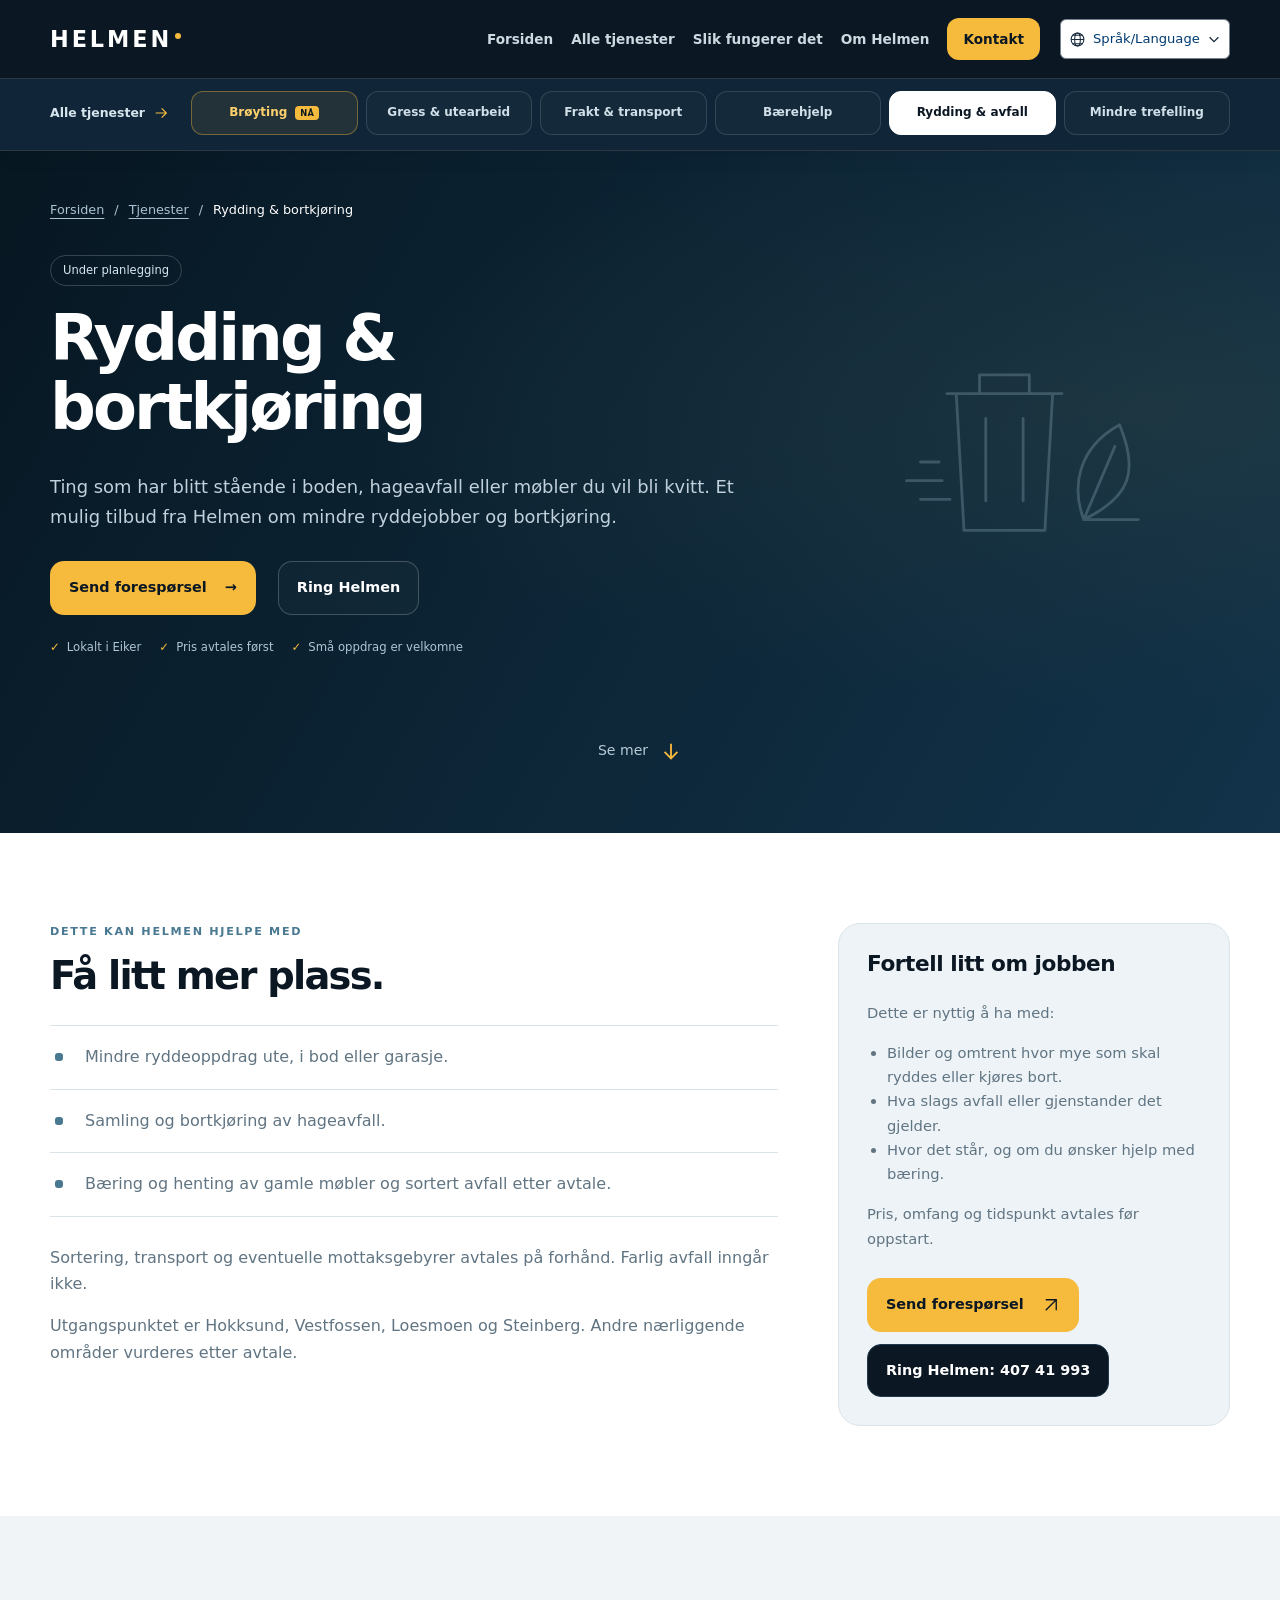
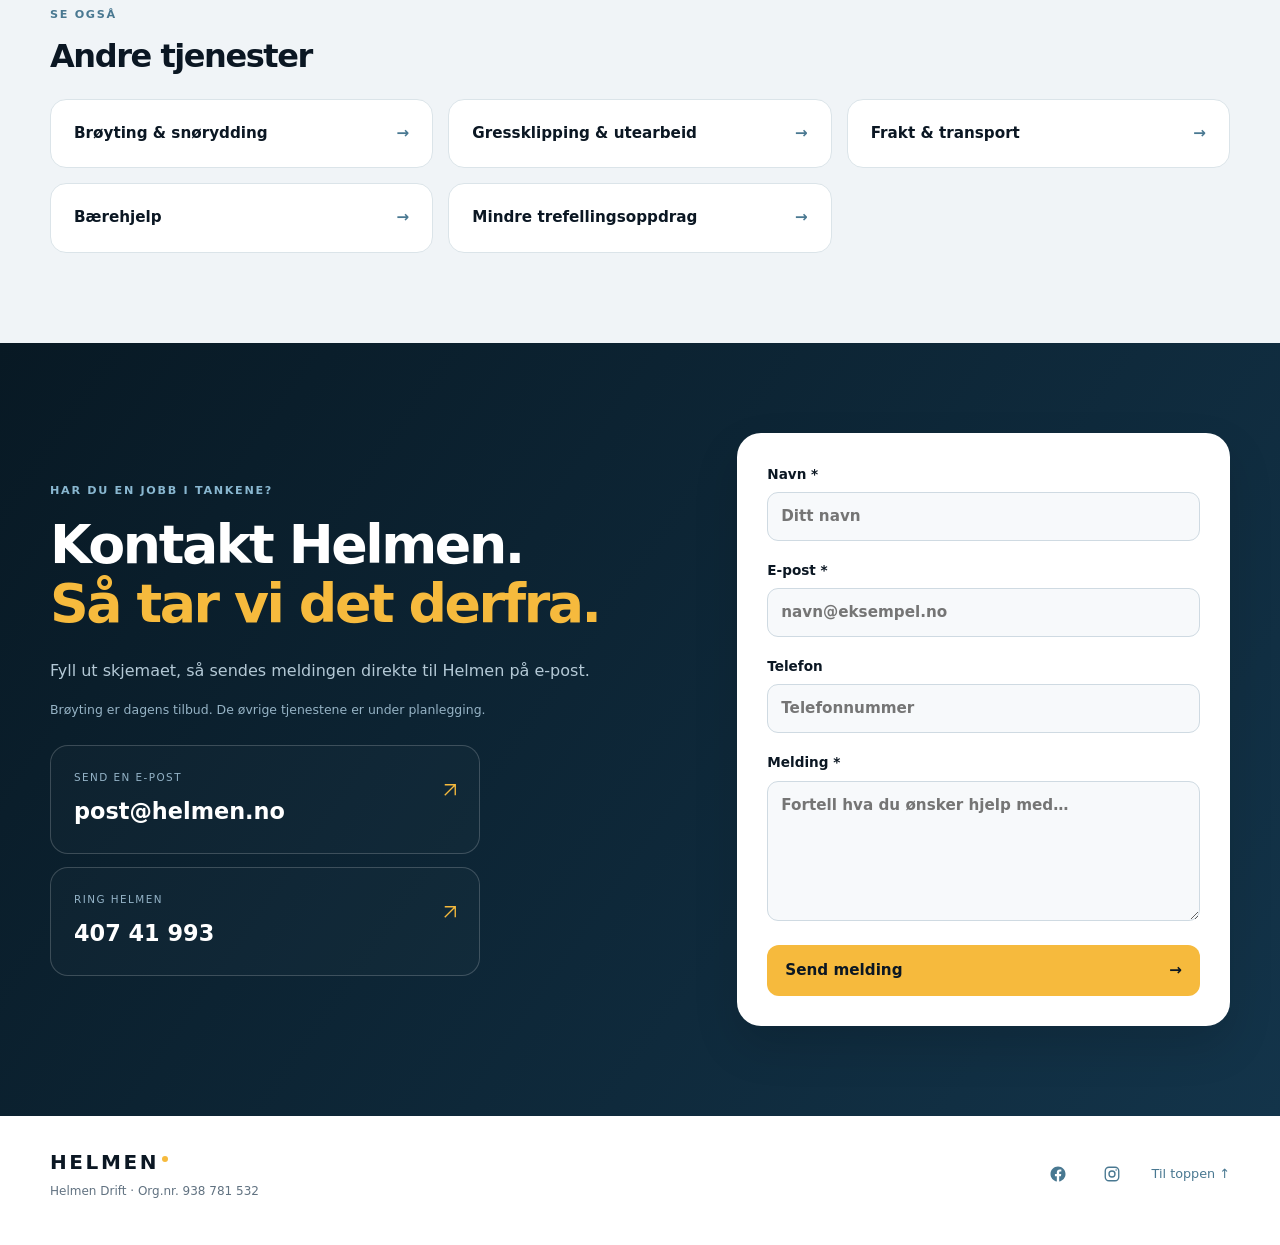
<file: rydding/index.html>
<!doctype html>
<html lang="nb"><head><meta charset="utf-8"><meta name="viewport" content="width=device-width,initial-scale=1"><meta name="theme-color" content="#0b1723"><title>Rydding &amp; bortkjøring | Helmen Drift</title><link rel="icon" type="image/svg+xml" href="/assets/favicon.svg?v=2"><link rel="stylesheet" href="/services.css?v=public-launch-1"><link rel="stylesheet" href="/site-navigation.css?v=public-launch-1"><meta name="description" content="Ting som har blitt stående i boden, hageavfall eller møbler du vil bli kvitt. Et mulig tilbud fra Helmen om mindre ryddejobber og bortkjøring."><link rel="canonical" href="https://helmen.no/rydding/">
<meta property="og:site_name" content="Helmen Drift"><meta property="og:type" content="website"><meta property="og:locale" content="nb_NO"><meta property="og:url" content="https://helmen.no/rydding/"><meta property="og:title" content="Rydding &amp; bortkjøring | Helmen Drift"><meta property="og:description" content="Ting som har blitt stående i boden, hageavfall eller møbler du vil bli kvitt. Et mulig tilbud fra Helmen om mindre ryddejobber og bortkjøring."><meta property="og:image" content="https://helmen.no/assets/kymco-mxu-500-winter.webp"><meta property="og:image:width" content="1200"><meta property="og:image:height" content="900"><meta property="og:image:alt" content="Vinterillustrasjon av Helmens Kymco MXU 500 med Kimpex-brøyteskjær"><meta name="twitter:card" content="summary_large_image"><meta name="twitter:title" content="Rydding &amp; bortkjøring | Helmen Drift"><meta name="twitter:description" content="Ting som har blitt stående i boden, hageavfall eller møbler du vil bli kvitt. Et mulig tilbud fra Helmen om mindre ryddejobber og bortkjøring."><meta name="twitter:image" content="https://helmen.no/assets/kymco-mxu-500-winter.webp">
<script type="application/ld+json">{"@context": "https://schema.org", "@graph": [{"@type": "Organization", "@id": "https://helmen.no/#bedrift", "name": "Helmen Drift", "legalName": "Helmen Drift", "url": "https://helmen.no/", "telephone": "+4740741993", "email": "post@helmen.no", "identifier": {"@type": "PropertyValue", "propertyID": "Organisasjonsnummer", "value": "938781532"}, "areaServed": [{"@type": "Place", "name": "Hokksund"}, {"@type": "Place", "name": "Vestfossen"}, {"@type": "Place", "name": "Loesmoen"}, {"@type": "Place", "name": "Steinberg"}], "sameAs": ["https://www.facebook.com/helmendrift", "https://www.instagram.com/helmendrift/"]}, {"@type": "WebSite", "@id": "https://helmen.no/#nettsted", "url": "https://helmen.no/", "name": "Helmen Drift", "inLanguage": "nb", "publisher": {"@id": "https://helmen.no/#bedrift"}}, {"@type": "WebPage", "@id": "https://helmen.no/rydding/#nettside", "url": "https://helmen.no/rydding/", "name": "Rydding & bortkjøring | Helmen Drift", "inLanguage": "nb", "isPartOf": {"@id": "https://helmen.no/#nettsted"}, "about": {"@id": "https://helmen.no/#bedrift"}}]}</script></head><body id="top"><header class="site-header"><div class="site-header-inner"><a class="site-brand" href="/" aria-label="Helmen, forsiden"><span>HELMEN</span><i class="site-brand-dot" aria-hidden="true"></i></a><nav class="site-main-nav" aria-label="Hovedmeny"><a href="/">Forsiden</a><a href="/#tjenester">Alle tjenester</a><a href="/#slik">Slik fungerer det</a><a href="/om-helmen/">Om Helmen</a><a class="site-contact-link" href="#kontakt">Kontakt</a></nav><details class="language-switch">
      <summary>
        <svg class="language-globe" aria-hidden="true" viewBox="0 0 24 24" fill="none" stroke="currentColor" stroke-width="1.5"><circle cx="12" cy="12" r="9"/><ellipse cx="12" cy="12" rx="4" ry="9"/><path d="M3 12h18M5 6h14M5 18h14"/></svg>
        <span>Språk/Language</span>
        <svg class="language-chevron" aria-hidden="true" viewBox="0 0 16 16" fill="none" stroke="currentColor" stroke-width="1.5"><path d="m3 6 5 5 5-5"/></svg>
      </summary>
      <div class="language-options" role="group" aria-label="Språk / Language">
        <button type="button" data-language="en" lang="en" aria-pressed="false">English</button>
        <button type="button" data-language="no" lang="nb" aria-pressed="true">Norsk</button>
        <button type="button" data-language="pl" lang="pl" aria-pressed="false">Polski</button>
        <button type="button" data-language="uk" lang="uk" aria-pressed="false">Українська</button>
        <button type="button" data-language="lt" lang="lt" aria-pressed="false">Lietuvių</button>
      </div>
    </details><details class="site-menu"><summary><span>Meny</span><svg aria-hidden="true" width="21" height="21" viewBox="0 0 24 24" fill="none" stroke="currentColor" stroke-width="1.7"><path d="M4 6h16M4 12h16M4 18h16"/></svg></summary><nav aria-label="Mobilmeny"><a href="/">Forsiden</a><a href="/#tjenester">Alle tjenester</a><a href="/#slik">Slik fungerer det</a><a href="/om-helmen/">Om Helmen</a><a class="site-contact-link" href="#kontakt">Kontakt</a></nav></details></div><div class="site-services"><div class="site-services-inner"><a class="site-services-overview" href="/#tjenester"><span>Alle tjenester</span><svg aria-hidden="true" width="16" height="16" viewBox="0 0 24 24" fill="none" stroke="currentColor" stroke-width="1.8"><path d="M4 12h16M13 5l7 7-7 7"/></svg></a><nav class="site-service-links" aria-label="Velg tjeneste"><a href="/broyting/" class="season-link"><span>Brøyting</span><b class="season-mini">NÅ</b></a><a href="/gressklipping/"><span>Gress & utearbeid</span></a><a href="/transport/"><span>Frakt & transport</span></a><a href="/baerehjelp/"><span>Bærehjelp</span></a><a href="/rydding/" aria-current="page"><span>Rydding & avfall</span></a><a href="/trefelling/"><span>Mindre trefelling</span></a></nav></div></div></header>
<main id="innhold"><section class="intro service-hero service-hero-with-art"><div class="wrap"><div class="service-hero-copy"><nav class="crumbs" aria-label="Brødsmulesti"><a href="/">Forsiden</a><span aria-hidden="true">/</span><a href="/#tjenester">Tjenester</a><span aria-hidden="true">/</span><span aria-current="page">Rydding &amp; bortkjøring</span></nav><p class="service-status">Under planlegging</p><h1>Rydding &amp; bortkjøring</h1><p class="hero-lead">Ting som har blitt stående i boden, hageavfall eller møbler du vil bli kvitt. Et mulig tilbud fra Helmen om mindre ryddejobber og bortkjøring.</p><div class="actions"><a class="button yellow" href="#kontakt">Send forespørsel <span aria-hidden="true">→</span></a><a class="button button-call" href="tel:+4740741993">Ring Helmen</a></div><div class="service-facts"><span>Lokalt i Eiker</span><span>Pris avtales først</span><span>Små oppdrag er velkomne</span></div></div><div class="service-line-visual"><svg class="service-hero-drawing" viewBox="0 0 180 190" fill="none" stroke="currentColor" stroke-width="2.4" stroke-linecap="round" stroke-linejoin="round" aria-hidden="true" focusable="false"><path d="M49 73h62l-5 88H54l-5-88ZM43 73h74M64 73V61h32v12M68 89v53M92 89v53M131 154h35M131 154c-8-21-4-46 23-61 12 29 8 46-23 61ZM131 154l20-47M26 141h19M17 129h23M26 117h12"/></svg></div><a class="service-see-more" href="#tjenestedetaljer"><span>Se mer</span><svg aria-hidden="true" width="22" height="22" viewBox="0 0 24 24" fill="none" stroke="currentColor" stroke-width="2"><path d="M12 4v16M5 13l7 7 7-7"/></svg></a></div></section>
<section class="section" id="tjenestedetaljer"><div class="wrap service-layout"><div><p class="eyebrow">DETTE KAN HELMEN HJELPE MED</p><h2>Få litt mer plass.</h2><ul class="service-points"><li>Mindre ryddeoppdrag ute, i bod eller garasje.</li><li>Samling og bortkjøring av hageavfall.</li><li>Bæring og henting av gamle møbler og sortert avfall etter avtale.</li></ul><p class="muted">Sortering, transport og eventuelle mottaksgebyrer avtales på forhånd. Farlig avfall inngår ikke.</p><p class="muted">Utgangspunktet er Hokksund, Vestfossen, Loesmoen og Steinberg. Andre nærliggende områder vurderes etter avtale.</p></div><aside class="service-aside"><h2>Fortell litt om jobben</h2><p>Dette er nyttig å ha med:</p><ul><li>Bilder og omtrent hvor mye som skal ryddes eller kjøres bort.</li><li>Hva slags avfall eller gjenstander det gjelder.</li><li>Hvor det står, og om du ønsker hjelp med bæring.</li></ul><p>Pris, omfang og tidspunkt avtales før oppstart.</p><a class="button yellow" href="#kontakt">Send forespørsel <svg aria-hidden="true" width="18" height="18" viewBox="0 0 24 24" fill="none" stroke="currentColor" stroke-width="1.8"><path d="M5 19 19 5M5 5h14v14"/></svg></a><a class="button button-call" href="tel:+4740741993">Ring Helmen: 407 41 993</a></aside></div></section>
<section class="section more-services"><div class="wrap"><p class="eyebrow">SE OGSÅ</p><h2>Andre tjenester</h2><div class="service-shortcuts"><a href="/broyting/">Brøyting &amp; snørydding<span aria-hidden="true">→</span></a><a href="/gressklipping/">Gressklipping &amp; utearbeid<span aria-hidden="true">→</span></a><a href="/transport/">Frakt &amp; transport<span aria-hidden="true">→</span></a><a href="/baerehjelp/">Bærehjelp<span aria-hidden="true">→</span></a><a href="/trefelling/">Mindre trefellingsoppdrag<span aria-hidden="true">→</span></a></div></div></section><section class="contact section" id="kontakt"><div class="wrap contact-inner"><div><p class="eyebrow">HAR DU EN JOBB I TANKENE?</p><h2>Kontakt Helmen.<br><em>Så tar vi det derfra.</em></h2><p>Fyll ut skjemaet, så sendes meldingen direkte til Helmen på e-post.</p><p class="contact-note">Brøyting er dagens tilbud. De øvrige tjenestene er under planlegging.</p><div class="contact-options"><a href="mailto:post@helmen.no?subject=Foresp%C3%B8rsel%20om%20praktisk%20hjelp" data-subject-no="Forespørsel om praktisk hjelp"><small>SEND EN E-POST</small><strong>post@helmen.no</strong><span aria-hidden="true"><svg width="18" height="18" viewBox="0 0 24 24" fill="none" stroke="currentColor" stroke-width="1.8"><path d="M5 19 19 5M5 5h14v14"/></svg></span></a><a href="tel:+4740741993"><small>RING HELMEN</small><strong>407 41 993</strong><span aria-hidden="true"><svg width="18" height="18" viewBox="0 0 24 24" fill="none" stroke="currentColor" stroke-width="1.8"><path d="M5 19 19 5M5 5h14v14"/></svg></span></a></div></div><form class="contact-form general-contact-form" id="contactForm" name="generell-henvendelse" method="POST" action="https://api.web3forms.com/submit">
  <input type="hidden" name="access_key" value="b79ded99-a189-4a30-9af7-b507eeb651f6">
  <input type="hidden" name="subject" value="Ny henvendelse til Helmen"><input type="hidden" name="tjeneste" value="Rydding og bortkjøring">
  <label><span>Navn *</span><input name="name" required maxlength="80" autocomplete="name" placeholder="Ditt navn"></label>
  <label><span>E-post *</span><input name="email" type="email" required maxlength="120" autocomplete="email" placeholder="navn@eksempel.no"></label>
  <label><span>Telefon</span><input name="phone" maxlength="40" autocomplete="tel" inputmode="tel" placeholder="Telefonnummer"></label>
  <label><span>Melding *</span><textarea name="message" required maxlength="3000" rows="5" placeholder="Fortell hva du ønsker hjelp med…"></textarea></label>
  <label class="hp" aria-hidden="true"><span>Nettside</span><input type="checkbox" name="botcheck" tabindex="-1" autocomplete="off"></label>
  <button class="send-button" type="submit" data-idle-label="Send melding"><span class="send-label">Send melding</span><span aria-hidden="true">→</span></button>
  <div class="form-status" id="formStatus" role="status" aria-live="polite"></div>
</form></div></section></main><footer class="site-footer"><div class="footer-identity"><a class="site-brand" href="/" aria-label="Helmen, forsiden"><span>HELMEN</span><i class="site-brand-dot" aria-hidden="true"></i></a><small>Helmen Drift · <span class="footer-org">Org.nr. 938 781 532</span></small></div><div class="site-footer-links"><a href="https://www.facebook.com/helmendrift" aria-label="Helmen Drift på Facebook" target="_blank" rel="noopener noreferrer"><svg aria-hidden="true" viewBox="0 0 24 24" width="18" height="18" fill="currentColor"><path d="M22 12.06C22 6.5 17.52 2 12 2S2 6.5 2 12.06c0 5.02 3.66 9.18 8.44 9.94v-7.03H7.9v-2.91h2.54V9.84c0-2.52 1.49-3.91 3.77-3.91 1.09 0 2.23.2 2.23.2V8.6h-1.26c-1.24 0-1.62.78-1.62 1.57v1.89h2.77l-.44 2.91h-2.33V22C18.34 21.24 22 17.08 22 12.06Z"/></svg></a><a href="https://www.instagram.com/helmendrift/" aria-label="Helmen Drift på Instagram" target="_blank" rel="noopener noreferrer"><svg aria-hidden="true" viewBox="0 0 24 24" width="18" height="18" fill="none" stroke="currentColor" stroke-width="1.8"><rect x="3" y="3" width="18" height="18" rx="5"/><circle cx="12" cy="12" r="4"/><circle cx="17.5" cy="6.5" r="1" fill="currentColor" stroke="none"/></svg></a><a class="footer-top" href="#top">Til toppen ↑</a></div></footer><script src="/translations.js?v=public-launch-1"></script><script src="/service-translations.js?v=atv-size-1"></script><script src="/language.js?v=public-launch-1"></script><script src="/script.js?v=public-launch-1"></script><script src="/services.js?v=public-launch-1"></script></body></html>
</file>
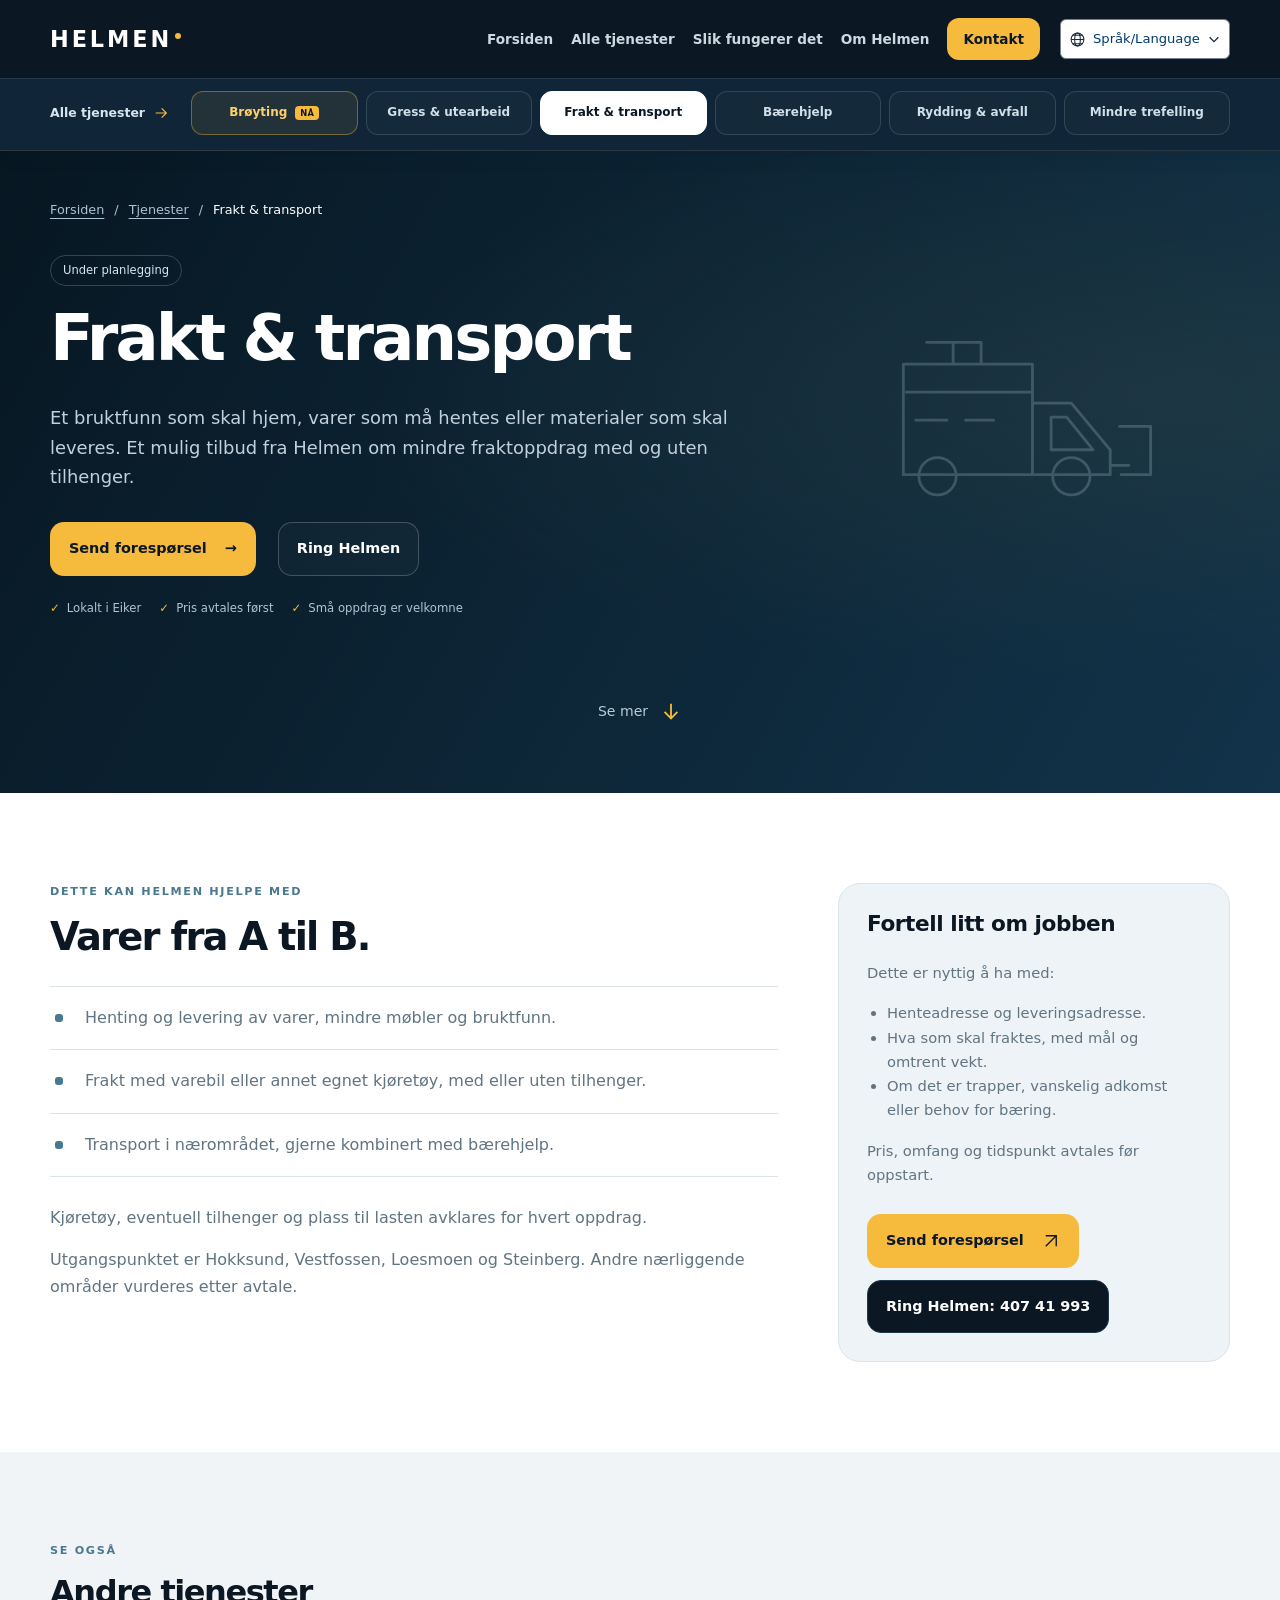
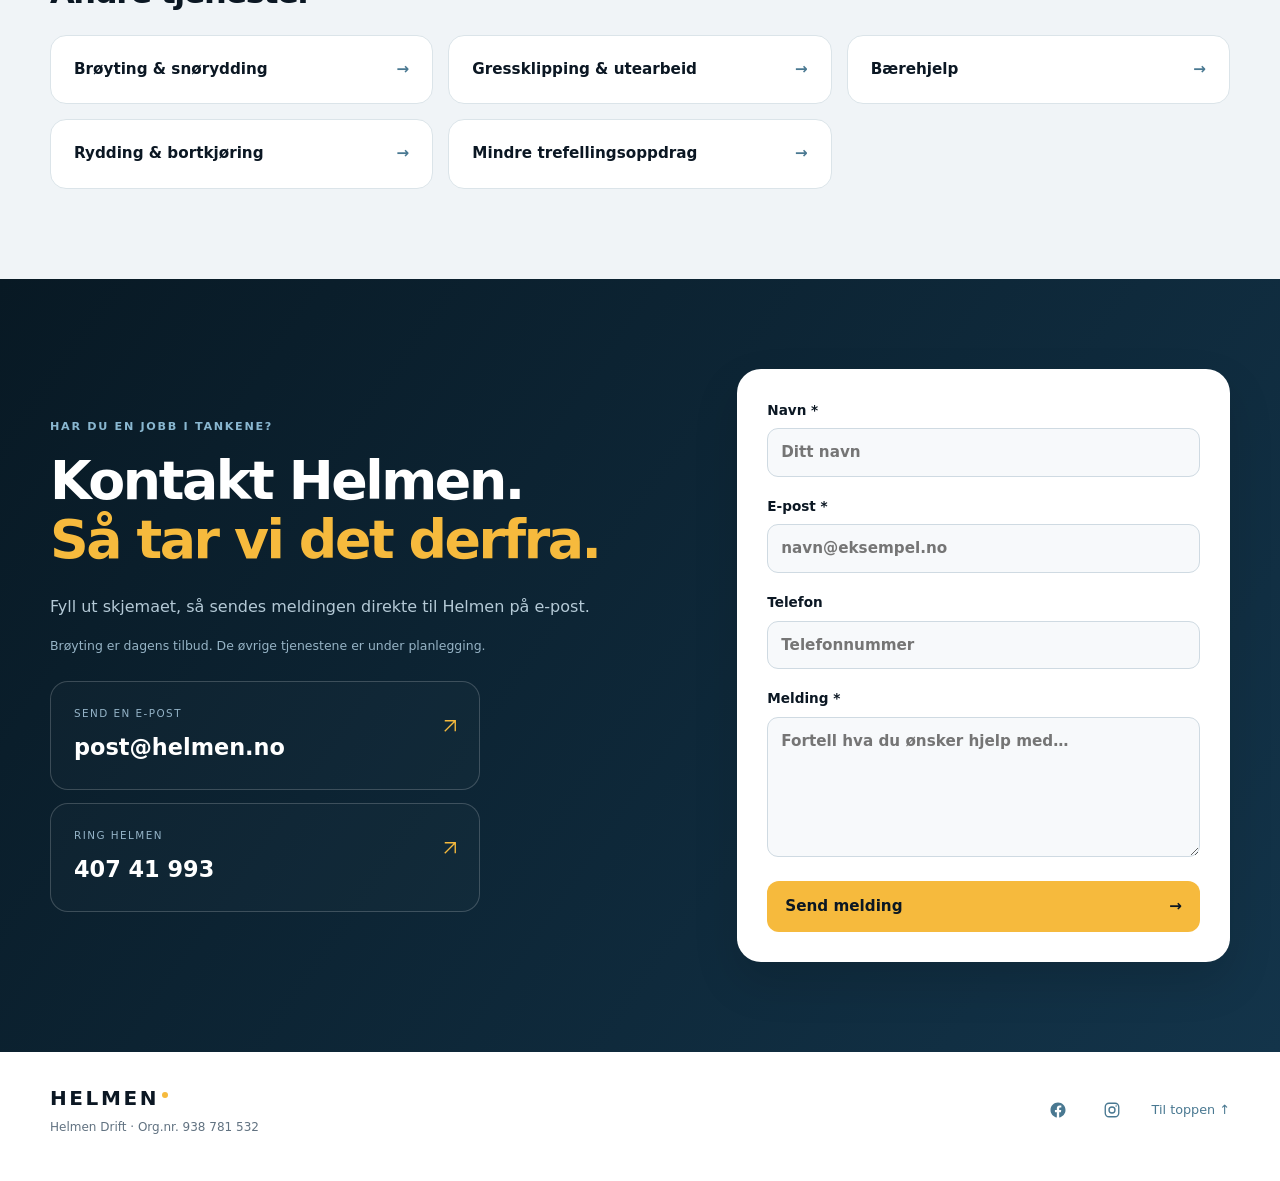
<file: transport/index.html>
<!doctype html>
<html lang="nb"><head><meta charset="utf-8"><meta name="viewport" content="width=device-width,initial-scale=1"><meta name="theme-color" content="#0b1723"><title>Frakt &amp; transport | Helmen Drift</title><link rel="icon" type="image/svg+xml" href="/assets/favicon.svg?v=2"><link rel="stylesheet" href="/services.css?v=public-launch-1"><link rel="stylesheet" href="/site-navigation.css?v=public-launch-1"><meta name="description" content="Et bruktfunn som skal hjem, varer som må hentes eller materialer som skal leveres. Et mulig tilbud fra Helmen om mindre fraktoppdrag med og uten tilhenger."><link rel="canonical" href="https://helmen.no/transport/">
<meta property="og:site_name" content="Helmen Drift"><meta property="og:type" content="website"><meta property="og:locale" content="nb_NO"><meta property="og:url" content="https://helmen.no/transport/"><meta property="og:title" content="Frakt &amp; transport | Helmen Drift"><meta property="og:description" content="Et bruktfunn som skal hjem, varer som må hentes eller materialer som skal leveres. Et mulig tilbud fra Helmen om mindre fraktoppdrag med og uten tilhenger."><meta property="og:image" content="https://helmen.no/assets/kymco-mxu-500-winter.webp"><meta property="og:image:width" content="1200"><meta property="og:image:height" content="900"><meta property="og:image:alt" content="Vinterillustrasjon av Helmens Kymco MXU 500 med Kimpex-brøyteskjær"><meta name="twitter:card" content="summary_large_image"><meta name="twitter:title" content="Frakt &amp; transport | Helmen Drift"><meta name="twitter:description" content="Et bruktfunn som skal hjem, varer som må hentes eller materialer som skal leveres. Et mulig tilbud fra Helmen om mindre fraktoppdrag med og uten tilhenger."><meta name="twitter:image" content="https://helmen.no/assets/kymco-mxu-500-winter.webp">
<script type="application/ld+json">{"@context": "https://schema.org", "@graph": [{"@type": "Organization", "@id": "https://helmen.no/#bedrift", "name": "Helmen Drift", "legalName": "Helmen Drift", "url": "https://helmen.no/", "telephone": "+4740741993", "email": "post@helmen.no", "identifier": {"@type": "PropertyValue", "propertyID": "Organisasjonsnummer", "value": "938781532"}, "areaServed": [{"@type": "Place", "name": "Hokksund"}, {"@type": "Place", "name": "Vestfossen"}, {"@type": "Place", "name": "Loesmoen"}, {"@type": "Place", "name": "Steinberg"}], "sameAs": ["https://www.facebook.com/helmendrift", "https://www.instagram.com/helmendrift/"]}, {"@type": "WebSite", "@id": "https://helmen.no/#nettsted", "url": "https://helmen.no/", "name": "Helmen Drift", "inLanguage": "nb", "publisher": {"@id": "https://helmen.no/#bedrift"}}, {"@type": "WebPage", "@id": "https://helmen.no/transport/#nettside", "url": "https://helmen.no/transport/", "name": "Frakt & transport | Helmen Drift", "inLanguage": "nb", "isPartOf": {"@id": "https://helmen.no/#nettsted"}, "about": {"@id": "https://helmen.no/#bedrift"}}]}</script></head><body id="top"><header class="site-header"><div class="site-header-inner"><a class="site-brand" href="/" aria-label="Helmen, forsiden"><span>HELMEN</span><i class="site-brand-dot" aria-hidden="true"></i></a><nav class="site-main-nav" aria-label="Hovedmeny"><a href="/">Forsiden</a><a href="/#tjenester">Alle tjenester</a><a href="/#slik">Slik fungerer det</a><a href="/om-helmen/">Om Helmen</a><a class="site-contact-link" href="#kontakt">Kontakt</a></nav><details class="language-switch">
      <summary>
        <svg class="language-globe" aria-hidden="true" viewBox="0 0 24 24" fill="none" stroke="currentColor" stroke-width="1.5"><circle cx="12" cy="12" r="9"/><ellipse cx="12" cy="12" rx="4" ry="9"/><path d="M3 12h18M5 6h14M5 18h14"/></svg>
        <span>Språk/Language</span>
        <svg class="language-chevron" aria-hidden="true" viewBox="0 0 16 16" fill="none" stroke="currentColor" stroke-width="1.5"><path d="m3 6 5 5 5-5"/></svg>
      </summary>
      <div class="language-options" role="group" aria-label="Språk / Language">
        <button type="button" data-language="en" lang="en" aria-pressed="false">English</button>
        <button type="button" data-language="no" lang="nb" aria-pressed="true">Norsk</button>
        <button type="button" data-language="pl" lang="pl" aria-pressed="false">Polski</button>
        <button type="button" data-language="uk" lang="uk" aria-pressed="false">Українська</button>
        <button type="button" data-language="lt" lang="lt" aria-pressed="false">Lietuvių</button>
      </div>
    </details><details class="site-menu"><summary><span>Meny</span><svg aria-hidden="true" width="21" height="21" viewBox="0 0 24 24" fill="none" stroke="currentColor" stroke-width="1.7"><path d="M4 6h16M4 12h16M4 18h16"/></svg></summary><nav aria-label="Mobilmeny"><a href="/">Forsiden</a><a href="/#tjenester">Alle tjenester</a><a href="/#slik">Slik fungerer det</a><a href="/om-helmen/">Om Helmen</a><a class="site-contact-link" href="#kontakt">Kontakt</a></nav></details></div><div class="site-services"><div class="site-services-inner"><a class="site-services-overview" href="/#tjenester"><span>Alle tjenester</span><svg aria-hidden="true" width="16" height="16" viewBox="0 0 24 24" fill="none" stroke="currentColor" stroke-width="1.8"><path d="M4 12h16M13 5l7 7-7 7"/></svg></a><nav class="site-service-links" aria-label="Velg tjeneste"><a href="/broyting/" class="season-link"><span>Brøyting</span><b class="season-mini">NÅ</b></a><a href="/gressklipping/"><span>Gress & utearbeid</span></a><a href="/transport/" aria-current="page"><span>Frakt & transport</span></a><a href="/baerehjelp/"><span>Bærehjelp</span></a><a href="/rydding/"><span>Rydding & avfall</span></a><a href="/trefelling/"><span>Mindre trefelling</span></a></nav></div></div></header>
<main id="innhold"><section class="intro service-hero service-hero-with-art"><div class="wrap"><div class="service-hero-copy"><nav class="crumbs" aria-label="Brødsmulesti"><a href="/">Forsiden</a><span aria-hidden="true">/</span><a href="/#tjenester">Tjenester</a><span aria-hidden="true">/</span><span aria-current="page">Frakt &amp; transport</span></nav><p class="service-status">Under planlegging</p><h1>Frakt &amp; transport</h1><p class="hero-lead">Et bruktfunn som skal hjem, varer som må hentes eller materialer som skal leveres. Et mulig tilbud fra Helmen om mindre fraktoppdrag med og uten tilhenger.</p><div class="actions"><a class="button yellow" href="#kontakt">Send forespørsel <span aria-hidden="true">→</span></a><a class="button button-call" href="tel:+4740741993">Ring Helmen</a></div><div class="service-facts"><span>Lokalt i Eiker</span><span>Pris avtales først</span><span>Små oppdrag er velkomne</span></div></div><div class="service-line-visual"><svg class="service-hero-drawing" viewBox="0 0 180 190" fill="none" stroke="currentColor" stroke-width="2.4" stroke-linecap="round" stroke-linejoin="round" aria-hidden="true" focusable="false"><path d="M15 67h83v71H15V67ZM98 92h25l25 30v16H98M110 101h10l17 21h-27v-21ZM148 132h12M30 53h35v14M47 53v14"/><circle cx="37" cy="139" r="12"/><circle cx="123" cy="139" r="12"/><path d="M17 85h81M23 103h20M55 103h18M154 107h20v31h-19"/></svg></div><a class="service-see-more" href="#tjenestedetaljer"><span>Se mer</span><svg aria-hidden="true" width="22" height="22" viewBox="0 0 24 24" fill="none" stroke="currentColor" stroke-width="2"><path d="M12 4v16M5 13l7 7 7-7"/></svg></a></div></section>
<section class="section" id="tjenestedetaljer"><div class="wrap service-layout"><div><p class="eyebrow">DETTE KAN HELMEN HJELPE MED</p><h2>Varer fra A til B.</h2><ul class="service-points"><li>Henting og levering av varer, mindre møbler og bruktfunn.</li><li>Frakt med varebil eller annet egnet kjøretøy, med eller uten tilhenger.</li><li>Transport i nærområdet, gjerne kombinert med bærehjelp.</li></ul><p class="muted">Kjøretøy, eventuell tilhenger og plass til lasten avklares for hvert oppdrag.</p><p class="muted">Utgangspunktet er Hokksund, Vestfossen, Loesmoen og Steinberg. Andre nærliggende områder vurderes etter avtale.</p></div><aside class="service-aside"><h2>Fortell litt om jobben</h2><p>Dette er nyttig å ha med:</p><ul><li>Henteadresse og leveringsadresse.</li><li>Hva som skal fraktes, med mål og omtrent vekt.</li><li>Om det er trapper, vanskelig adkomst eller behov for bæring.</li></ul><p>Pris, omfang og tidspunkt avtales før oppstart.</p><a class="button yellow" href="#kontakt">Send forespørsel <svg aria-hidden="true" width="18" height="18" viewBox="0 0 24 24" fill="none" stroke="currentColor" stroke-width="1.8"><path d="M5 19 19 5M5 5h14v14"/></svg></a><a class="button button-call" href="tel:+4740741993">Ring Helmen: 407 41 993</a></aside></div></section>
<section class="section more-services"><div class="wrap"><p class="eyebrow">SE OGSÅ</p><h2>Andre tjenester</h2><div class="service-shortcuts"><a href="/broyting/">Brøyting &amp; snørydding<span aria-hidden="true">→</span></a><a href="/gressklipping/">Gressklipping &amp; utearbeid<span aria-hidden="true">→</span></a><a href="/baerehjelp/">Bærehjelp<span aria-hidden="true">→</span></a><a href="/rydding/">Rydding &amp; bortkjøring<span aria-hidden="true">→</span></a><a href="/trefelling/">Mindre trefellingsoppdrag<span aria-hidden="true">→</span></a></div></div></section><section class="contact section" id="kontakt"><div class="wrap contact-inner"><div><p class="eyebrow">HAR DU EN JOBB I TANKENE?</p><h2>Kontakt Helmen.<br><em>Så tar vi det derfra.</em></h2><p>Fyll ut skjemaet, så sendes meldingen direkte til Helmen på e-post.</p><p class="contact-note">Brøyting er dagens tilbud. De øvrige tjenestene er under planlegging.</p><div class="contact-options"><a href="mailto:post@helmen.no?subject=Foresp%C3%B8rsel%20om%20praktisk%20hjelp" data-subject-no="Forespørsel om praktisk hjelp"><small>SEND EN E-POST</small><strong>post@helmen.no</strong><span aria-hidden="true"><svg width="18" height="18" viewBox="0 0 24 24" fill="none" stroke="currentColor" stroke-width="1.8"><path d="M5 19 19 5M5 5h14v14"/></svg></span></a><a href="tel:+4740741993"><small>RING HELMEN</small><strong>407 41 993</strong><span aria-hidden="true"><svg width="18" height="18" viewBox="0 0 24 24" fill="none" stroke="currentColor" stroke-width="1.8"><path d="M5 19 19 5M5 5h14v14"/></svg></span></a></div></div><form class="contact-form general-contact-form" id="contactForm" name="generell-henvendelse" method="POST" action="https://api.web3forms.com/submit">
  <input type="hidden" name="access_key" value="b79ded99-a189-4a30-9af7-b507eeb651f6">
  <input type="hidden" name="subject" value="Ny henvendelse til Helmen"><input type="hidden" name="tjeneste" value="Frakt og transport">
  <label><span>Navn *</span><input name="name" required maxlength="80" autocomplete="name" placeholder="Ditt navn"></label>
  <label><span>E-post *</span><input name="email" type="email" required maxlength="120" autocomplete="email" placeholder="navn@eksempel.no"></label>
  <label><span>Telefon</span><input name="phone" maxlength="40" autocomplete="tel" inputmode="tel" placeholder="Telefonnummer"></label>
  <label><span>Melding *</span><textarea name="message" required maxlength="3000" rows="5" placeholder="Fortell hva du ønsker hjelp med…"></textarea></label>
  <label class="hp" aria-hidden="true"><span>Nettside</span><input type="checkbox" name="botcheck" tabindex="-1" autocomplete="off"></label>
  <button class="send-button" type="submit" data-idle-label="Send melding"><span class="send-label">Send melding</span><span aria-hidden="true">→</span></button>
  <div class="form-status" id="formStatus" role="status" aria-live="polite"></div>
</form></div></section></main><footer class="site-footer"><div class="footer-identity"><a class="site-brand" href="/" aria-label="Helmen, forsiden"><span>HELMEN</span><i class="site-brand-dot" aria-hidden="true"></i></a><small>Helmen Drift · <span class="footer-org">Org.nr. 938 781 532</span></small></div><div class="site-footer-links"><a href="https://www.facebook.com/helmendrift" aria-label="Helmen Drift på Facebook" target="_blank" rel="noopener noreferrer"><svg aria-hidden="true" viewBox="0 0 24 24" width="18" height="18" fill="currentColor"><path d="M22 12.06C22 6.5 17.52 2 12 2S2 6.5 2 12.06c0 5.02 3.66 9.18 8.44 9.94v-7.03H7.9v-2.91h2.54V9.84c0-2.52 1.49-3.91 3.77-3.91 1.09 0 2.23.2 2.23.2V8.6h-1.26c-1.24 0-1.62.78-1.62 1.57v1.89h2.77l-.44 2.91h-2.33V22C18.34 21.24 22 17.08 22 12.06Z"/></svg></a><a href="https://www.instagram.com/helmendrift/" aria-label="Helmen Drift på Instagram" target="_blank" rel="noopener noreferrer"><svg aria-hidden="true" viewBox="0 0 24 24" width="18" height="18" fill="none" stroke="currentColor" stroke-width="1.8"><rect x="3" y="3" width="18" height="18" rx="5"/><circle cx="12" cy="12" r="4"/><circle cx="17.5" cy="6.5" r="1" fill="currentColor" stroke="none"/></svg></a><a class="footer-top" href="#top">Til toppen ↑</a></div></footer><script src="/translations.js?v=public-launch-1"></script><script src="/service-translations.js?v=atv-size-1"></script><script src="/language.js?v=public-launch-1"></script><script src="/script.js?v=public-launch-1"></script><script src="/services.js?v=public-launch-1"></script></body></html>
</file>
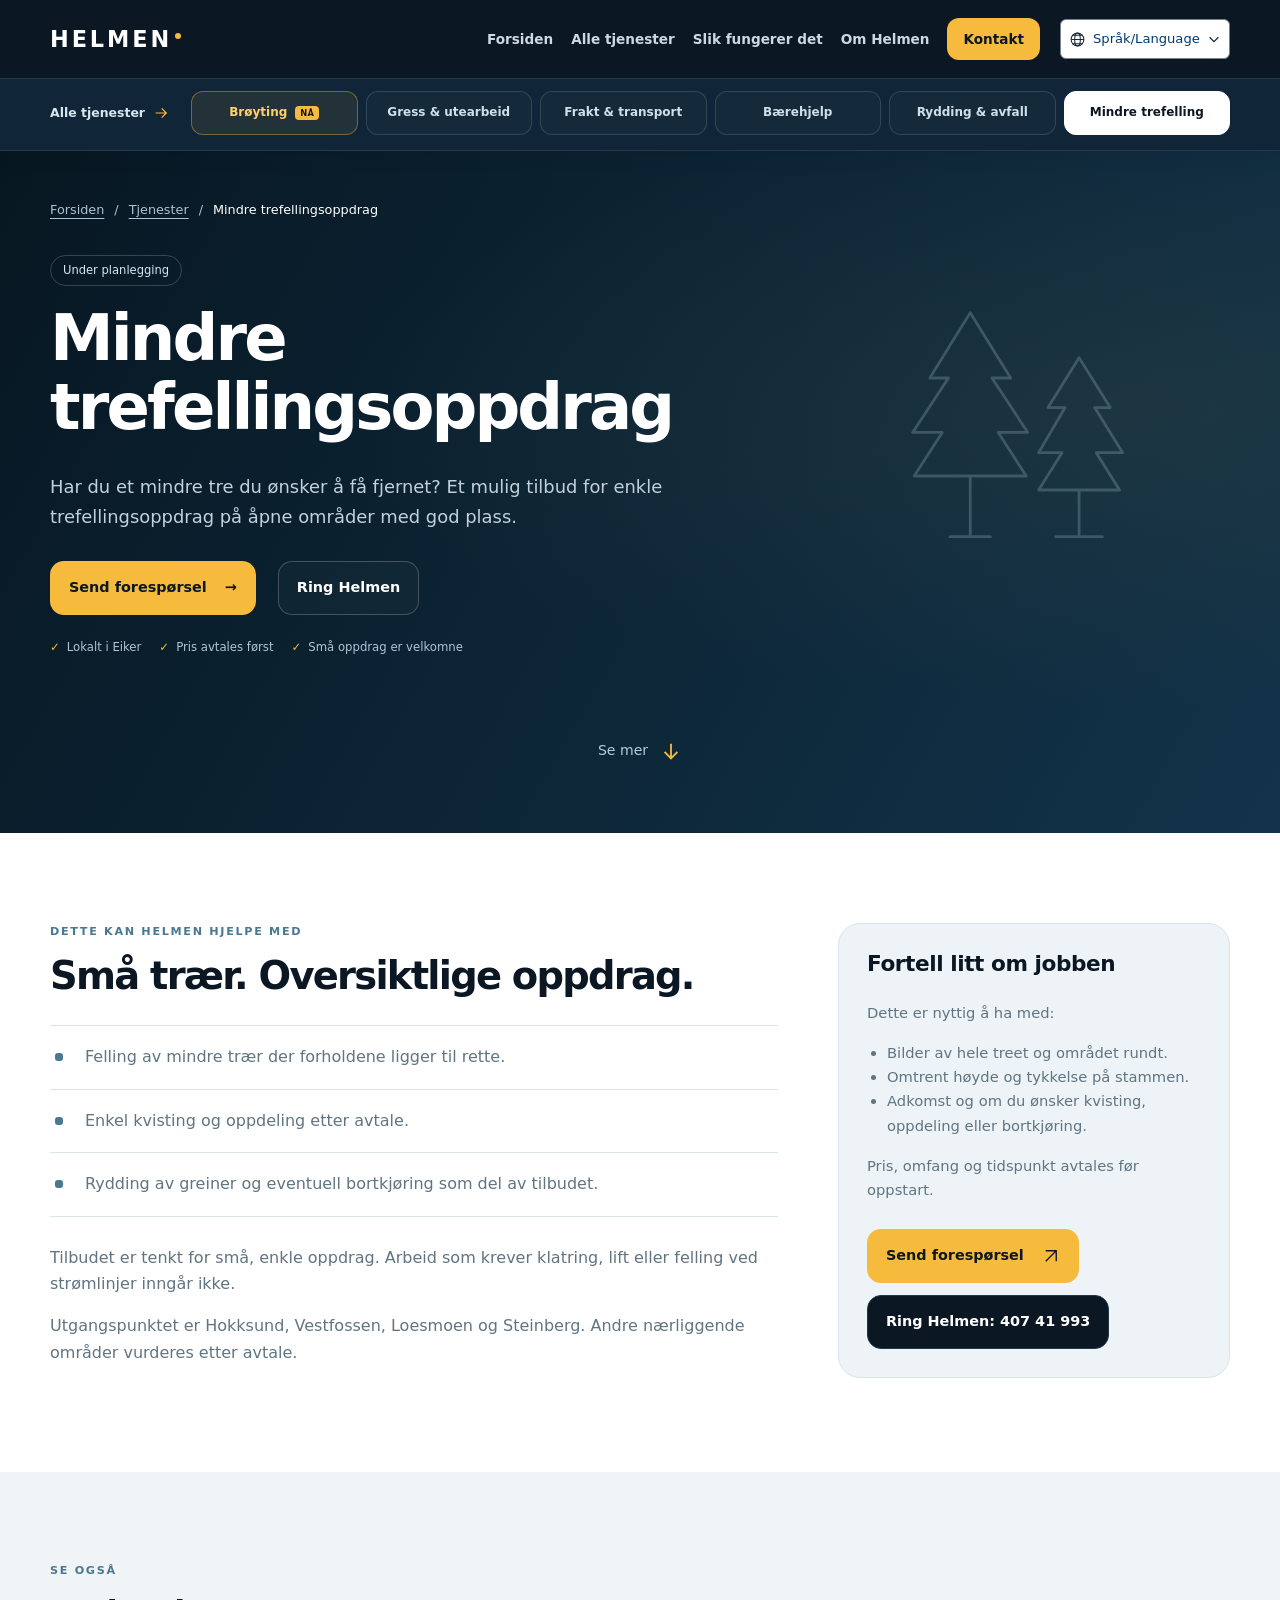
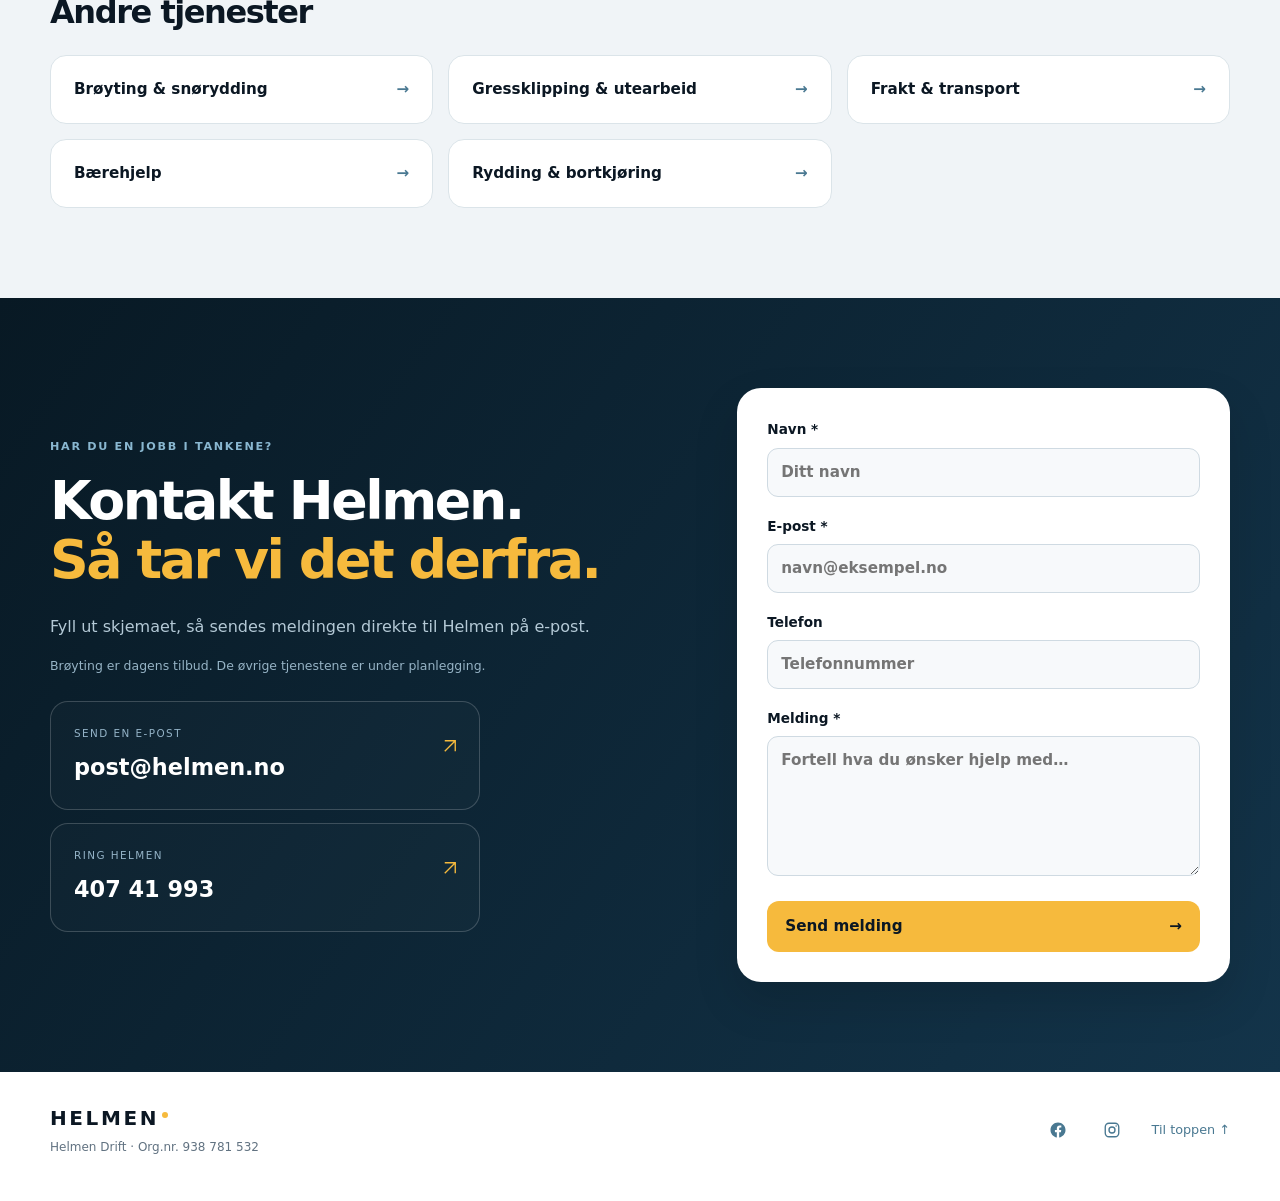
<file: trefelling/index.html>
<!doctype html>
<html lang="nb"><head><meta charset="utf-8"><meta name="viewport" content="width=device-width,initial-scale=1"><meta name="theme-color" content="#0b1723"><title>Mindre trefellingsoppdrag | Helmen Drift</title><link rel="icon" type="image/svg+xml" href="/assets/favicon.svg?v=2"><link rel="stylesheet" href="/services.css?v=public-launch-1"><link rel="stylesheet" href="/site-navigation.css?v=public-launch-1"><meta name="description" content="Har du et mindre tre du ønsker å få fjernet? Et mulig tilbud for enkle trefellingsoppdrag på åpne områder med god plass."><link rel="canonical" href="https://helmen.no/trefelling/">
<meta property="og:site_name" content="Helmen Drift"><meta property="og:type" content="website"><meta property="og:locale" content="nb_NO"><meta property="og:url" content="https://helmen.no/trefelling/"><meta property="og:title" content="Mindre trefellingsoppdrag | Helmen Drift"><meta property="og:description" content="Har du et mindre tre du ønsker å få fjernet? Et mulig tilbud for enkle trefellingsoppdrag på åpne områder med god plass."><meta property="og:image" content="https://helmen.no/assets/kymco-mxu-500-winter.webp"><meta property="og:image:width" content="1200"><meta property="og:image:height" content="900"><meta property="og:image:alt" content="Vinterillustrasjon av Helmens Kymco MXU 500 med Kimpex-brøyteskjær"><meta name="twitter:card" content="summary_large_image"><meta name="twitter:title" content="Mindre trefellingsoppdrag | Helmen Drift"><meta name="twitter:description" content="Har du et mindre tre du ønsker å få fjernet? Et mulig tilbud for enkle trefellingsoppdrag på åpne områder med god plass."><meta name="twitter:image" content="https://helmen.no/assets/kymco-mxu-500-winter.webp">
<script type="application/ld+json">{"@context": "https://schema.org", "@graph": [{"@type": "Organization", "@id": "https://helmen.no/#bedrift", "name": "Helmen Drift", "legalName": "Helmen Drift", "url": "https://helmen.no/", "telephone": "+4740741993", "email": "post@helmen.no", "identifier": {"@type": "PropertyValue", "propertyID": "Organisasjonsnummer", "value": "938781532"}, "areaServed": [{"@type": "Place", "name": "Hokksund"}, {"@type": "Place", "name": "Vestfossen"}, {"@type": "Place", "name": "Loesmoen"}, {"@type": "Place", "name": "Steinberg"}], "sameAs": ["https://www.facebook.com/helmendrift", "https://www.instagram.com/helmendrift/"]}, {"@type": "WebSite", "@id": "https://helmen.no/#nettsted", "url": "https://helmen.no/", "name": "Helmen Drift", "inLanguage": "nb", "publisher": {"@id": "https://helmen.no/#bedrift"}}, {"@type": "WebPage", "@id": "https://helmen.no/trefelling/#nettside", "url": "https://helmen.no/trefelling/", "name": "Mindre trefellingsoppdrag | Helmen Drift", "inLanguage": "nb", "isPartOf": {"@id": "https://helmen.no/#nettsted"}, "about": {"@id": "https://helmen.no/#bedrift"}}]}</script></head><body id="top"><header class="site-header"><div class="site-header-inner"><a class="site-brand" href="/" aria-label="Helmen, forsiden"><span>HELMEN</span><i class="site-brand-dot" aria-hidden="true"></i></a><nav class="site-main-nav" aria-label="Hovedmeny"><a href="/">Forsiden</a><a href="/#tjenester">Alle tjenester</a><a href="/#slik">Slik fungerer det</a><a href="/om-helmen/">Om Helmen</a><a class="site-contact-link" href="#kontakt">Kontakt</a></nav><details class="language-switch">
      <summary>
        <svg class="language-globe" aria-hidden="true" viewBox="0 0 24 24" fill="none" stroke="currentColor" stroke-width="1.5"><circle cx="12" cy="12" r="9"/><ellipse cx="12" cy="12" rx="4" ry="9"/><path d="M3 12h18M5 6h14M5 18h14"/></svg>
        <span>Språk/Language</span>
        <svg class="language-chevron" aria-hidden="true" viewBox="0 0 16 16" fill="none" stroke="currentColor" stroke-width="1.5"><path d="m3 6 5 5 5-5"/></svg>
      </summary>
      <div class="language-options" role="group" aria-label="Språk / Language">
        <button type="button" data-language="en" lang="en" aria-pressed="false">English</button>
        <button type="button" data-language="no" lang="nb" aria-pressed="true">Norsk</button>
        <button type="button" data-language="pl" lang="pl" aria-pressed="false">Polski</button>
        <button type="button" data-language="uk" lang="uk" aria-pressed="false">Українська</button>
        <button type="button" data-language="lt" lang="lt" aria-pressed="false">Lietuvių</button>
      </div>
    </details><details class="site-menu"><summary><span>Meny</span><svg aria-hidden="true" width="21" height="21" viewBox="0 0 24 24" fill="none" stroke="currentColor" stroke-width="1.7"><path d="M4 6h16M4 12h16M4 18h16"/></svg></summary><nav aria-label="Mobilmeny"><a href="/">Forsiden</a><a href="/#tjenester">Alle tjenester</a><a href="/#slik">Slik fungerer det</a><a href="/om-helmen/">Om Helmen</a><a class="site-contact-link" href="#kontakt">Kontakt</a></nav></details></div><div class="site-services"><div class="site-services-inner"><a class="site-services-overview" href="/#tjenester"><span>Alle tjenester</span><svg aria-hidden="true" width="16" height="16" viewBox="0 0 24 24" fill="none" stroke="currentColor" stroke-width="1.8"><path d="M4 12h16M13 5l7 7-7 7"/></svg></a><nav class="site-service-links" aria-label="Velg tjeneste"><a href="/broyting/" class="season-link"><span>Brøyting</span><b class="season-mini">NÅ</b></a><a href="/gressklipping/"><span>Gress & utearbeid</span></a><a href="/transport/"><span>Frakt & transport</span></a><a href="/baerehjelp/"><span>Bærehjelp</span></a><a href="/rydding/"><span>Rydding & avfall</span></a><a href="/trefelling/" aria-current="page"><span>Mindre trefelling</span></a></nav></div></div></header>
<main id="innhold"><section class="intro service-hero service-hero-with-art"><div class="wrap"><div class="service-hero-copy"><nav class="crumbs" aria-label="Brødsmulesti"><a href="/">Forsiden</a><span aria-hidden="true">/</span><a href="/#tjenester">Tjenester</a><span aria-hidden="true">/</span><span aria-current="page">Mindre trefellingsoppdrag</span></nav><p class="service-status">Under planlegging</p><h1>Mindre trefellingsoppdrag</h1><p class="hero-lead">Har du et mindre tre du ønsker å få fjernet? Et mulig tilbud for enkle trefellingsoppdrag på åpne områder med god plass.</p><div class="actions"><a class="button yellow" href="#kontakt">Send forespørsel <span aria-hidden="true">→</span></a><a class="button button-call" href="tel:+4740741993">Ring Helmen</a></div><div class="service-facts"><span>Lokalt i Eiker</span><span>Pris avtales først</span><span>Små oppdrag er velkomne</span></div></div><div class="service-line-visual"><svg class="service-hero-drawing" viewBox="0 0 180 190" fill="none" stroke="currentColor" stroke-width="2.4" stroke-linecap="round" stroke-linejoin="round" aria-hidden="true" focusable="false"><path d="m58 21 26 42H72l23 35H76l18 28H22l18-28H21l23-35H32l26-42ZM58 126v39M45 165h26M128 50l20 32h-10l18 29h-17l15 24h-52l15-24h-15l17-29h-11l20-32ZM128 135v30M113 165h30"/></svg></div><a class="service-see-more" href="#tjenestedetaljer"><span>Se mer</span><svg aria-hidden="true" width="22" height="22" viewBox="0 0 24 24" fill="none" stroke="currentColor" stroke-width="2"><path d="M12 4v16M5 13l7 7 7-7"/></svg></a></div></section>
<section class="section" id="tjenestedetaljer"><div class="wrap service-layout"><div><p class="eyebrow">DETTE KAN HELMEN HJELPE MED</p><h2>Små trær. Oversiktlige oppdrag.</h2><ul class="service-points"><li>Felling av mindre trær der forholdene ligger til rette.</li><li>Enkel kvisting og oppdeling etter avtale.</li><li>Rydding av greiner og eventuell bortkjøring som del av tilbudet.</li></ul><p class="muted">Tilbudet er tenkt for små, enkle oppdrag. Arbeid som krever klatring, lift eller felling ved strømlinjer inngår ikke.</p><p class="muted">Utgangspunktet er Hokksund, Vestfossen, Loesmoen og Steinberg. Andre nærliggende områder vurderes etter avtale.</p></div><aside class="service-aside"><h2>Fortell litt om jobben</h2><p>Dette er nyttig å ha med:</p><ul><li>Bilder av hele treet og området rundt.</li><li>Omtrent høyde og tykkelse på stammen.</li><li>Adkomst og om du ønsker kvisting, oppdeling eller bortkjøring.</li></ul><p>Pris, omfang og tidspunkt avtales før oppstart.</p><a class="button yellow" href="#kontakt">Send forespørsel <svg aria-hidden="true" width="18" height="18" viewBox="0 0 24 24" fill="none" stroke="currentColor" stroke-width="1.8"><path d="M5 19 19 5M5 5h14v14"/></svg></a><a class="button button-call" href="tel:+4740741993">Ring Helmen: 407 41 993</a></aside></div></section>
<section class="section more-services"><div class="wrap"><p class="eyebrow">SE OGSÅ</p><h2>Andre tjenester</h2><div class="service-shortcuts"><a href="/broyting/">Brøyting &amp; snørydding<span aria-hidden="true">→</span></a><a href="/gressklipping/">Gressklipping &amp; utearbeid<span aria-hidden="true">→</span></a><a href="/transport/">Frakt &amp; transport<span aria-hidden="true">→</span></a><a href="/baerehjelp/">Bærehjelp<span aria-hidden="true">→</span></a><a href="/rydding/">Rydding &amp; bortkjøring<span aria-hidden="true">→</span></a></div></div></section><section class="contact section" id="kontakt"><div class="wrap contact-inner"><div><p class="eyebrow">HAR DU EN JOBB I TANKENE?</p><h2>Kontakt Helmen.<br><em>Så tar vi det derfra.</em></h2><p>Fyll ut skjemaet, så sendes meldingen direkte til Helmen på e-post.</p><p class="contact-note">Brøyting er dagens tilbud. De øvrige tjenestene er under planlegging.</p><div class="contact-options"><a href="mailto:post@helmen.no?subject=Foresp%C3%B8rsel%20om%20praktisk%20hjelp" data-subject-no="Forespørsel om praktisk hjelp"><small>SEND EN E-POST</small><strong>post@helmen.no</strong><span aria-hidden="true"><svg width="18" height="18" viewBox="0 0 24 24" fill="none" stroke="currentColor" stroke-width="1.8"><path d="M5 19 19 5M5 5h14v14"/></svg></span></a><a href="tel:+4740741993"><small>RING HELMEN</small><strong>407 41 993</strong><span aria-hidden="true"><svg width="18" height="18" viewBox="0 0 24 24" fill="none" stroke="currentColor" stroke-width="1.8"><path d="M5 19 19 5M5 5h14v14"/></svg></span></a></div></div><form class="contact-form general-contact-form" id="contactForm" name="generell-henvendelse" method="POST" action="https://api.web3forms.com/submit">
  <input type="hidden" name="access_key" value="b79ded99-a189-4a30-9af7-b507eeb651f6">
  <input type="hidden" name="subject" value="Ny henvendelse til Helmen"><input type="hidden" name="tjeneste" value="Mindre trefelling">
  <label><span>Navn *</span><input name="name" required maxlength="80" autocomplete="name" placeholder="Ditt navn"></label>
  <label><span>E-post *</span><input name="email" type="email" required maxlength="120" autocomplete="email" placeholder="navn@eksempel.no"></label>
  <label><span>Telefon</span><input name="phone" maxlength="40" autocomplete="tel" inputmode="tel" placeholder="Telefonnummer"></label>
  <label><span>Melding *</span><textarea name="message" required maxlength="3000" rows="5" placeholder="Fortell hva du ønsker hjelp med…"></textarea></label>
  <label class="hp" aria-hidden="true"><span>Nettside</span><input type="checkbox" name="botcheck" tabindex="-1" autocomplete="off"></label>
  <button class="send-button" type="submit" data-idle-label="Send melding"><span class="send-label">Send melding</span><span aria-hidden="true">→</span></button>
  <div class="form-status" id="formStatus" role="status" aria-live="polite"></div>
</form></div></section></main><footer class="site-footer"><div class="footer-identity"><a class="site-brand" href="/" aria-label="Helmen, forsiden"><span>HELMEN</span><i class="site-brand-dot" aria-hidden="true"></i></a><small>Helmen Drift · <span class="footer-org">Org.nr. 938 781 532</span></small></div><div class="site-footer-links"><a href="https://www.facebook.com/helmendrift" aria-label="Helmen Drift på Facebook" target="_blank" rel="noopener noreferrer"><svg aria-hidden="true" viewBox="0 0 24 24" width="18" height="18" fill="currentColor"><path d="M22 12.06C22 6.5 17.52 2 12 2S2 6.5 2 12.06c0 5.02 3.66 9.18 8.44 9.94v-7.03H7.9v-2.91h2.54V9.84c0-2.52 1.49-3.91 3.77-3.91 1.09 0 2.23.2 2.23.2V8.6h-1.26c-1.24 0-1.62.78-1.62 1.57v1.89h2.77l-.44 2.91h-2.33V22C18.34 21.24 22 17.08 22 12.06Z"/></svg></a><a href="https://www.instagram.com/helmendrift/" aria-label="Helmen Drift på Instagram" target="_blank" rel="noopener noreferrer"><svg aria-hidden="true" viewBox="0 0 24 24" width="18" height="18" fill="none" stroke="currentColor" stroke-width="1.8"><rect x="3" y="3" width="18" height="18" rx="5"/><circle cx="12" cy="12" r="4"/><circle cx="17.5" cy="6.5" r="1" fill="currentColor" stroke="none"/></svg></a><a class="footer-top" href="#top">Til toppen ↑</a></div></footer><script src="/translations.js?v=public-launch-1"></script><script src="/service-translations.js?v=atv-size-1"></script><script src="/language.js?v=public-launch-1"></script><script src="/script.js?v=public-launch-1"></script><script src="/services.js?v=public-launch-1"></script></body></html>
</file>
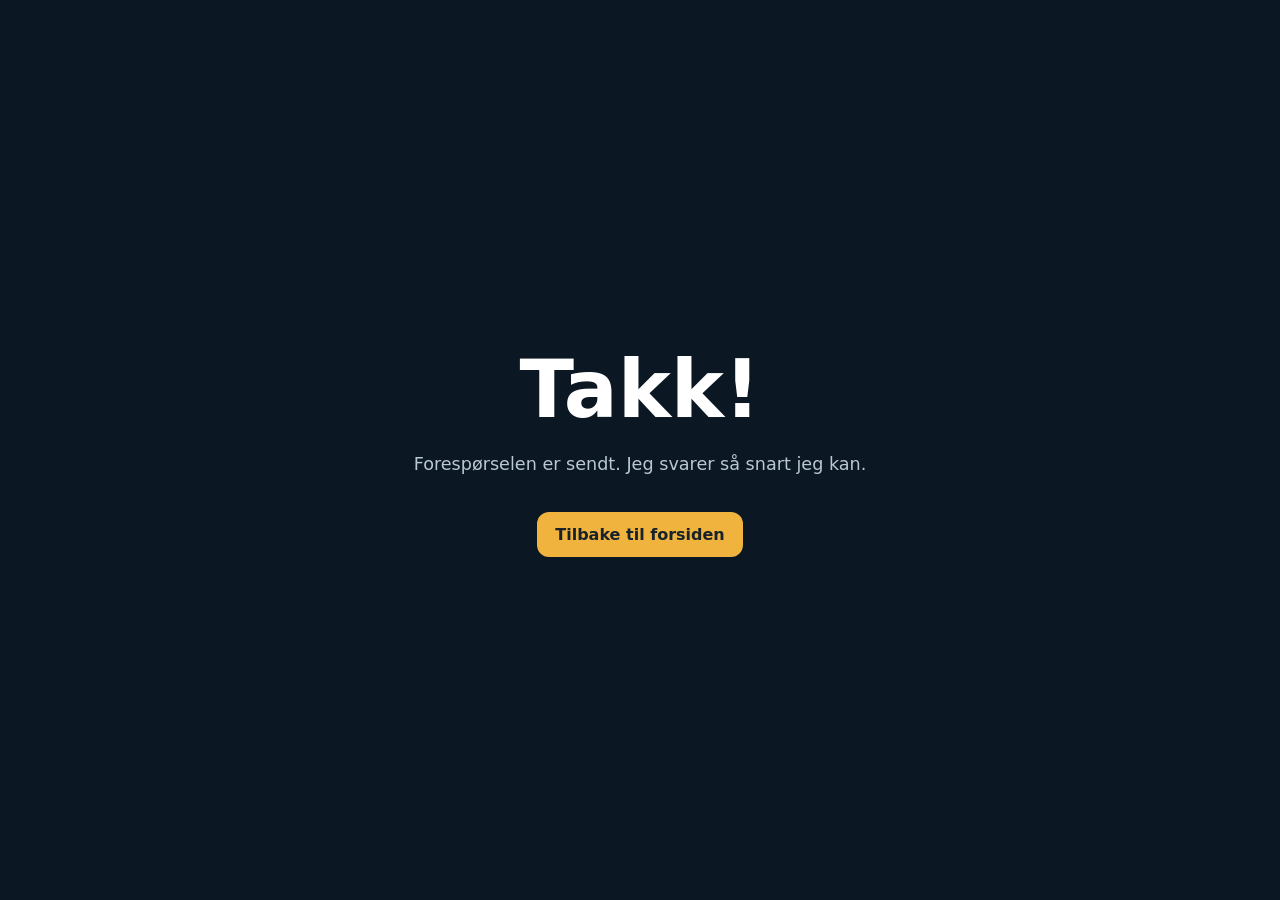
<file: takk.html>
<!doctype html>
<html lang="nb">
<head>
  <meta charset="utf-8">
  <meta name="viewport" content="width=device-width,initial-scale=1">
  <meta name="robots" content="noindex, follow"><title>Takk | Helmen Drift</title>
  <style>
    body{margin:0;min-height:100vh;display:grid;place-items:center;background:#0b1723;color:#fff;font:16px system-ui,sans-serif}
    main{max-width:620px;padding:40px;text-align:center}
    h1{font-size:clamp(2.5rem,8vw,5rem);margin:0 0 15px}
    p{color:#b8c9d3;font-size:1.1rem}
    a{display:inline-block;margin-top:20px;padding:13px 18px;border-radius:12px;background:#efb33e;color:#17222a;text-decoration:none;font-weight:800}
  </style>
</head>
<body>
  <main>
    <h1>Takk!</h1>
    <p>Forespørselen er sendt. Jeg svarer så snart jeg kan.</p>
    <a href="/">Tilbake til forsiden</a>
  </main>
</body>
</html>
</file>
<file: services.css>
:root{--navy:#0b1723;--navy2:#102c40;--yellow:#f6ba3d;--muted:#607482;--line:#dbe4e9;--paper:#f0f4f7}*{box-sizing:border-box}html{scroll-behavior:smooth;scroll-padding-top:30px}body{margin:0;font-family:Inter,ui-sans-serif,system-ui,-apple-system,BlinkMacSystemFont,"Segoe UI",sans-serif;color:var(--navy);line-height:1.65}a{color:inherit}img{max-width:100%}button,summary{font:inherit}.wrap{width:min(1180px,calc(100% - 48px));margin-inline:auto}.section{padding:90px 0}h1,h2,h3,p{margin-top:0}h1,h2,h3{line-height:1.1;letter-spacing:-.045em}h2{font-size:clamp(2.2rem,4.2vw,3.6rem);margin-bottom:25px}em{font-style:normal;color:var(--yellow)}.concept-note{padding:10px 24px;background:#e8eff4;color:#324b5c;display:flex;justify-content:center;gap:14px;font-size:.78rem}.concept-label{font-weight:850;letter-spacing:.1em;white-space:nowrap}.intro{background:radial-gradient(ellipse at 90% 38%,#30434266,transparent 50%),linear-gradient(120deg,#071722,#12334a);color:white}.header{min-height:88px;display:flex;align-items:center;gap:35px;border-bottom:1px solid #ffffff21}.brand{font-size:1.4rem;font-weight:900;letter-spacing:.13em;text-decoration:none}.brand span{color:var(--yellow);font-size:2rem;line-height:0}.desktop-nav{display:flex;gap:25px;margin-left:auto}.desktop-nav a,.header-phone{text-decoration:none;font-size:.88rem;font-weight:650;color:#d5e1e8}.header-phone{border:1px solid #ffffff30;padding:9px 15px;border-radius:12px}.mobile-nav{display:none}.hero{display:grid;grid-template-columns:1.1fr 1fr;align-items:center;gap:65px;padding-block:76px 90px}.local{display:flex;align-items:center;gap:10px;color:#c4d5df;font-size:.84rem}.local span{width:8px;height:8px;background:#4bc084;border-radius:50%;box-shadow:0 0 0 5px #4bc08418}h1{font-size:clamp(3.2rem,5.8vw,5.5rem);line-height:1.02;margin-bottom:30px}.hero-lead{font-size:1.12rem;color:#c1d1dc;max-width:540px}.actions{display:flex;align-items:center;gap:22px;flex-wrap:wrap;margin-top:30px}.button{display:inline-flex;align-items:center;gap:18px;padding:15px 19px;border-radius:14px;font-size:.9rem;font-weight:800;text-decoration:none}.yellow{background:var(--yellow);color:var(--navy)}.text-link{font-size:.86rem;text-underline-offset:5px;color:#e5edf1}.hero-facts{display:flex;flex-wrap:wrap;gap:12px 20px;margin-top:35px;color:#9fb9c9;font-size:.75rem}.hero-facts span::before{content:"✓";color:var(--yellow);margin-right:7px}.hero-visual{position:relative}.photo-frame{overflow:hidden;border-radius:30px;border:1px solid #ffffff33;box-shadow:0 25px 65px #0004}.photo-frame img{width:100%;height:auto;display:block}.winter-link{position:relative;width:88%;margin:-35px auto 0;display:flex;align-items:center;justify-content:space-between;gap:15px;background:#fff;color:var(--navy);padding:17px 22px;border-radius:18px;text-decoration:none;box-shadow:0 14px 35px #0003}.winter-link small{display:block;color:var(--muted);font-size:.62rem;letter-spacing:.12em;font-weight:800}.winter-link strong{font-size:1.18rem}.round-arrow{display:grid;place-items:center;width:40px;height:40px;border-radius:50%;background:var(--yellow);font-size:1.4rem;flex-shrink:0}.photo-label{font-size:.66rem;text-align:center;color:#9eb7c6;margin:15px 0 0}.season-strip{border-top:1px solid #ffffff20;background:#ffffff04;padding:21px 0}.season-strip .wrap{display:flex;justify-content:space-between;gap:22px;align-items:center}.season-strip span{color:#97afbf;font-size:.7rem}.season-strip b{display:block;color:#dfebf1;font-size:.87rem;font-weight:650}.season-strip i{color:var(--yellow);font-size:1.5rem;font-style:normal}.services{background:var(--paper)}.section-heading{display:grid;grid-template-columns:1.2fr 1fr;gap:80px;align-items:end;margin-bottom:38px}.section-heading p:last-child{color:var(--muted);max-width:440px}.section-heading h2{margin-bottom:0}.eyebrow{font-size:.7rem;letter-spacing:.15em;font-weight:850;color:#497891;margin-bottom:14px}.service-grid{display:grid;grid-template-columns:repeat(2,minmax(0,1fr));gap:20px}.service-card{display:flex;flex-direction:column;position:relative;overflow:hidden;min-width:0;border:1px solid var(--line);border-radius:25px;padding:30px;background:white;text-decoration:none;box-shadow:0 7px 25px #0b172305;transition:transform .25s,box-shadow .25s}.service-card.winter{background:linear-gradient(130deg,#0c2030,#173e55);color:white;border-color:#173e55}.card-top{display:flex;justify-content:space-between;align-items:center;gap:15px;margin-bottom:35px}.icon{display:grid;place-items:center;width:51px;height:51px;background:#eaf1f5;color:#264d65;border-radius:16px;font-size:1.9rem}.winter .icon{color:var(--yellow);background:#ffffff12}.icon.green{color:#36725d;background:#edf5ef}.tag{font-size:.62rem;letter-spacing:.1em;font-weight:800;color:#6c8593}.winter .tag{color:#a9c2d2}.service-card h3{font-size:1.65rem;margin-bottom:15px}.service-card p{color:var(--muted);max-width:440px;margin-bottom:30px}.winter p{color:#b7cbd7}.card-link{display:flex;justify-content:space-between;gap:12px;margin-top:auto;padding-top:18px;border-top:1px solid var(--line);font-size:.85rem;font-weight:750}.winter .card-link{border-color:#ffffff26;color:var(--yellow)}.card-link b{font-size:1.15rem}.other-jobs{display:flex;align-items:center;gap:22px;margin-top:25px;padding:23px 28px;border:1px dashed #b8cbd6;border-radius:20px}.other-jobs>span{font-size:2rem;color:#497891}.other-jobs strong{font-size:1rem}.other-jobs p{margin:4px 0 0;font-size:.87rem;color:var(--muted)}.other-jobs a{margin-left:auto;white-space:nowrap;font-size:.86rem;font-weight:750;text-underline-offset:4px}.details-grid{display:grid;grid-template-columns:.85fr 1.15fr;gap:90px}.muted{color:var(--muted)}.detail-list details{border-bottom:1px solid var(--line);scroll-margin-top:25px}.detail-list details:first-child{border-top:1px solid var(--line)}.detail-list summary{list-style:none;position:relative;cursor:pointer;padding:22px 35px 22px 0;font-weight:750;line-height:1.5}.detail-list summary::-webkit-details-marker{display:none}.detail-list summary::after{content:"+";position:absolute;right:2px;color:#497891;font-size:1.35rem;top:17px}.detail-list details[open] summary::after{content:"−"}.detail-list p{color:var(--muted);font-size:.95rem;padding-right:20px}.detail-list .idea{font-size:.8rem;color:#497891}.process{background:#e8eff4}.steps{display:grid;grid-template-columns:repeat(3,1fr);gap:45px;margin-top:45px}.steps span{display:grid;place-items:center;width:44px;height:44px;border-radius:14px;background:var(--yellow);font-weight:850;margin-bottom:25px}.steps h3{font-size:1.2rem;letter-spacing:-.02em}.steps p{font-size:.94rem;color:var(--muted);margin-bottom:0}.about-inner{display:grid;grid-template-columns:180px 1fr;gap:48px;align-items:center;max-width:900px}.about img{width:180px;height:220px;object-fit:cover;border-radius:24px}.about h2{font-size:clamp(2rem,3.5vw,3rem)}.about p:not(.eyebrow){color:var(--muted)}.contact{background:linear-gradient(125deg,#081924,#13344a);color:white}.contact-inner{display:grid;grid-template-columns:1.1fr .9fr;align-items:center;gap:85px}.contact .eyebrow{color:#89b7d0}.contact p{color:#b4c9d6;max-width:550px}.contact .contact-note{font-size:.78rem;color:#96b3c5}.contact-options{display:grid;gap:13px;min-width:0}.contact-options>a:not(.snow-contact){position:relative;display:block;padding:23px;border:1px solid #ffffff30;border-radius:18px;text-decoration:none;background:#ffffff05;overflow-wrap:anywhere}.contact-options small{display:block;font-size:.65rem;letter-spacing:.14em;color:#94b3c7;margin-bottom:7px}.contact-options strong{font-size:clamp(1rem,2vw,1.4rem);padding-right:20px}.contact-options a>span{position:absolute;right:20px;top:35px;color:var(--yellow)}.snow-contact{font-size:.85rem;color:var(--yellow);text-underline-offset:5px;padding:10px 0}.footer{display:flex;align-items:center;gap:30px;min-height:115px}.footer .brand{font-size:1.1rem}.footer p,.footer>a:last-child{font-size:.8rem;color:var(--muted);margin:0}.footer>a:last-child{margin-left:auto}a:focus-visible,summary:focus-visible{outline:3px solid var(--yellow);outline-offset:5px}@media(hover:hover) and (pointer:fine){.service-card:hover{transform:translateY(-6px);box-shadow:0 18px 40px #0b172313}.button:hover{background:#ffcc62}.winter-link:hover .round-arrow{transform:translate(2px,-2px)}.desktop-nav a:hover{color:var(--yellow)}}@media(max-width:1000px){.header{gap:20px}.desktop-nav{gap:15px}.header-phone{display:none}.hero{gap:35px}.actions{gap:16px}.details-grid,.contact-inner{gap:45px}}@media(max-width:760px){.wrap{width:calc(100% - 36px)}.section{padding:65px 0}.concept-note{font-size:.65rem;padding:9px 18px;gap:10px;align-items:start}.header{min-height:75px;justify-content:space-between}.desktop-nav{display:none}.mobile-nav{display:block;position:relative}.mobile-nav summary{list-style:none;border:1px solid #ffffff30;border-radius:12px;padding:8px 12px;font-size:.85rem;cursor:pointer}.mobile-nav summary::-webkit-details-marker{display:none}.mobile-nav summary span{margin-left:10px}.mobile-nav nav{display:grid;position:absolute;z-index:10;right:0;top:calc(100% + 12px);width:230px;padding:12px;background:#102c40;border:1px solid #ffffff30;border-radius:16px;box-shadow:0 12px 35px #0005}.mobile-nav nav a{padding:10px;text-decoration:none}.hero{grid-template-columns:1fr;padding-block:45px 55px;gap:40px}.hero h1{font-size:clamp(2.9rem,10.7vw,4.7rem)}.hero-lead{font-size:1rem}.hero-facts{gap:10px 16px;margin-top:25px;font-size:.7rem}.hero-visual{width:100%;max-width:540px;justify-self:center}.photo-frame{border-radius:24px}.photo-label{font-size:.6rem}.winter-link{padding:15px 18px}.winter-link strong{font-size:1.05rem}.season-strip .wrap{gap:12px}.season-strip i{display:none}.season-strip span{font-size:.6rem;flex:1}.season-strip b{font-size:.72rem;line-height:1.45;margin-top:3px}.section-heading,.details-grid,.contact-inner{grid-template-columns:1fr;gap:23px}.section-heading p:last-child{margin-bottom:0}.service-grid{grid-template-columns:1fr;gap:16px}.service-card{padding:25px}.card-top{margin-bottom:25px}.service-card h3{font-size:1.5rem}.other-jobs{flex-wrap:wrap;padding:20px;gap:12px}.other-jobs>span{display:none}.other-jobs a{margin-left:0}.steps{grid-template-columns:1fr;gap:30px;margin-top:30px}.steps>div{position:relative;padding-left:65px;min-height:50px}.steps span{position:absolute;left:0;top:0}.steps h3{margin-bottom:10px}.about-inner{grid-template-columns:1fr;gap:25px}.about img{width:130px;height:160px}.contact-inner{gap:25px}.footer{padding-block:30px;flex-wrap:wrap;gap:12px 25px}.footer p{flex-basis:100%;order:2}.footer>a:last-child{margin-left:auto}.detail-list summary{font-size:.94rem}}@media(prefers-reduced-motion:reduce){html{scroll-behavior:auto}.service-card{transition:none}.service-card:hover{transform:none}}

/* Shared navigation and clear service pages. */
html{scroll-padding-top:110px}
.site-header{position:sticky;top:0;z-index:50;background:#0b1d2b;color:#fff;border-bottom:1px solid #ffffff20;box-shadow:0 4px 20px #07172212}
.site-header .header{border-bottom:0;min-height:78px}
.site-header .desktop-nav{align-items:center}
.desktop-nav>a,.services-menu>summary{font-size:.88rem;font-weight:650}
.desktop-nav>a{padding:9px 0}
.services-menu{position:relative}
.services-menu>summary{display:flex;align-items:center;gap:8px;cursor:pointer;list-style:none;color:#d5e1e8;padding:12px 0}
.services-menu>summary::-webkit-details-marker{display:none}
.services-menu[open]>summary{color:var(--yellow)}
.services-menu[open]>summary svg{transform:rotate(180deg)}
.services-dropdown{position:absolute;top:calc(100% + 12px);left:-22px;width:350px;max-width:calc(100vw - 36px);padding:10px;background:#fff;color:var(--navy);border:1px solid var(--line);border-radius:18px;box-shadow:0 20px 60px #0003}
.desktop-nav .services-dropdown a{display:block;padding:13px 15px;border-radius:10px;color:var(--navy);text-decoration:none}
.services-dropdown a+a{border-top:1px solid #edf1f4}
.services-dropdown strong,.mobile-nav nav strong{display:block;font-size:.88rem;font-weight:750}
.services-dropdown small,.mobile-nav nav small{display:block;font-size:.73rem;color:var(--muted);font-weight:400;line-height:1.5;margin-top:3px}
.desktop-nav .services-dropdown a:hover{background:#edf3f7;color:var(--navy)}
.services-dropdown .all-services-link{font-size:.77rem;font-weight:800;color:#497891!important;display:flex!important;justify-content:space-between}
.desktop-nav a.nav-contact{padding:9px 16px;background:var(--yellow);color:var(--navy);border-radius:10px}
.desktop-nav a[aria-current="page"]{color:var(--yellow)}
.services-dropdown a[aria-current="page"]{background:#edf3f7;border-left:3px solid #497891}
.mobile-nav nav a[aria-current="page"]{background:#ffffff12;color:var(--yellow)}
.menu-group{display:block;font-size:.62rem;letter-spacing:.14em;color:#8bafc5;font-weight:850;padding:16px 12px 5px}
.crumbs{display:flex;flex-wrap:wrap;align-items:center;gap:10px;font-size:.8rem;color:#aac2d1;margin:0 0 35px}
.crumbs a{text-underline-offset:4px}
.crumbs [aria-current]{color:#fff}
.service-hero{padding:48px 0 60px}
.service-hero h1{font-size:clamp(2.8rem,5vw,4.8rem);line-height:1.08;max-width:850px}
.service-hero .hero-lead{max-width:750px;margin-bottom:0}
.service-status{display:inline-block;font-size:.72rem;color:#d7e6ef;border:1px solid #ffffff30;border-radius:999px;padding:5px 12px;margin:0 0 18px}
.service-layout{display:grid;grid-template-columns:minmax(0,1.3fr) minmax(0,.7fr);align-items:start;gap:60px}
.service-layout h2{font-size:clamp(1.8rem,3vw,2.7rem)}
.service-points{padding:0;list-style:none;margin:28px 0}
.service-points li{position:relative;padding:18px 15px 18px 35px;border-top:1px solid var(--line);color:var(--muted)}
.service-points li:last-child{border-bottom:1px solid var(--line)}
.service-points li::before{content:"";position:absolute;left:5px;top:27px;width:8px;height:8px;border-radius:3px;background:#497891}
.service-aside{padding:28px;background:#edf3f7;border:1px solid var(--line);border-radius:22px}
.service-aside h2{font-size:1.35rem;letter-spacing:-.02em}
.service-aside p,.service-aside li{font-size:.92rem;color:var(--muted)}
.service-aside ul{padding-left:20px}
.service-aside .button{margin-top:12px}
.service-aside .text-link{display:block;color:#355c73;margin-top:18px}
.more-services{background:#f0f4f7}
.more-services h2{font-size:2rem}
.service-shortcuts{display:grid;grid-template-columns:repeat(3,minmax(0,1fr));gap:15px}
.service-shortcuts a{display:flex;align-items:center;justify-content:space-between;gap:15px;padding:23px;border:1px solid var(--line);border-radius:16px;background:white;text-decoration:none;font-weight:750;font-size:.95rem}
.service-shortcuts span{color:#497891}
@media(max-width:1000px){
 .site-header .desktop-nav{display:none}
 .site-header .header{justify-content:space-between;min-height:72px}
 .site-header .mobile-nav{display:block;position:relative}
 .site-header .mobile-nav summary{display:flex;align-items:center;gap:10px;list-style:none;border:1px solid #ffffff40;border-radius:10px;padding:9px 13px;font-size:.85rem;cursor:pointer}
 .mobile-nav summary::-webkit-details-marker{display:none}
 .site-header .mobile-nav nav{position:absolute;right:0;top:calc(100% + 14px);display:grid;width:min(350px,calc(100vw - 36px));max-height:calc(100dvh - 100px);overflow-y:auto;padding:10px;background:#102c40;border:1px solid #ffffff30;border-radius:16px;box-shadow:0 12px 35px #0005}
 .site-header .mobile-nav nav a{display:block;padding:12px;border-radius:9px;text-decoration:none;font-size:.9rem}
 .site-header .mobile-nav nav small{color:#a7c1d0}
 .site-header .mobile-nav nav a.nav-contact{background:var(--yellow);color:var(--navy);margin-top:8px;text-align:center;font-weight:800}
}
@media(max-width:760px){
 html{scroll-padding-top:95px}
 .hero{padding-block:40px 55px}
 .section-heading{margin-bottom:30px}
 .service-layout{grid-template-columns:1fr;gap:25px}
 .service-hero{padding:28px 0 45px}
 .service-hero h1{font-size:clamp(2.35rem,9vw,3.5rem)}
 .crumbs{font-size:.72rem;margin-bottom:28px}
 .service-shortcuts{grid-template-columns:1fr}
 .service-shortcuts a{padding:20px}
 .service-aside{padding:24px}
}

/* The service overview follows production's colours, cards and spacing. */
.hero-copy{min-width:0}
.service-hero-with-art .wrap{display:grid;grid-template-columns:minmax(0,1.25fr) minmax(0,.75fr);align-items:center;gap:60px}
.service-hero-copy{min-width:0}
.service-visual{width:100%;max-width:360px;justify-self:end;margin:0}







.service-visual figcaption{margin-top:9px;text-align:right;color:#b4c8d5;font-size:.68rem}
.service-picture{position:relative;width:100%;aspect-ratio:4/3;overflow:hidden;border:1px solid #ffffff35;border-radius:28px;box-shadow:0 20px 50px #0003;background:#102638}
.service-picture>img{display:block;width:100%;height:100%;object-fit:cover}
.service-see-more{display:flex;grid-column:1/-1;align-items:center;justify-content:center;gap:12px;min-height:44px;margin-top:12px;color:#b7cbd7;font-size:.88rem;text-decoration:none}
.service-see-more svg{flex-shrink:0;color:#f6ba3d;transition:transform .2s ease}
.service-see-more:hover svg{transform:translateY(3px)}
.hero:has(.service-see-more){row-gap:30px}
.service-facts{display:flex;flex-wrap:wrap;gap:10px 18px;margin-top:24px;color:#adc5d4;font-size:.73rem;line-height:1.5}
.service-facts>span::before{content:"✓";margin-right:7px;color:#f6ba3d}
.button-outline{border:1px solid #ffffff35;background:#ffffff06;color:#fff}
.button-outline:hover{background:#ffffff12}
.button-call{padding:14px 18px;border:1px solid #20394a;background:#0b1723;color:#fff}
.button-call:hover{background:#17374c}
.intro .button-call{background:#ffffff06;border-color:#ffffff35;color:#fff}
.intro .button-call:hover{background:#ffffff12}
.other-jobs--form{display:grid;grid-template-columns:minmax(0,.85fr) minmax(0,1.15fr);gap:45px;align-items:start;padding:30px;border:1px solid var(--line);background:#fff}
.other-jobs--form .general-contact-form{padding:0;border-radius:0;box-shadow:none}
.other-jobs-icon{display:grid;place-items:center;width:45px;height:45px;border-radius:14px;background:#edf3f7;color:#497891;font-size:1.6rem;margin-bottom:22px}
.other-jobs-copy h3{font-size:1.6rem;line-height:1.2;max-width:340px;margin-bottom:18px}
.other-jobs-copy p{max-width:370px;margin-bottom:16px}
.other-form-grid{display:grid;grid-template-columns:repeat(2,minmax(0,1fr));gap:14px}
@media(max-width:760px){.other-jobs--form{grid-template-columns:1fr;gap:24px;padding:24px}.other-jobs-copy h3{max-width:none}.other-form-grid{grid-template-columns:1fr;gap:0}}
.season-status{border-color:#f6ba3d55;color:#f6ba3d}
@media(prefers-reduced-motion:reduce){.service-see-more svg{transition:none}.service-see-more:hover svg{transform:none}}


.about-more-link{display:inline-flex;align-items:center;gap:12px;margin-top:12px;color:#355c73;font-size:.9rem;font-weight:750;text-underline-offset:5px}
.about-hero .company-details{color:#c3d5df;margin:24px 0 0}
.about-company .about-inner{align-items:start}
.about-company p:not(.eyebrow){color:var(--muted)}
.about-company h2{font-size:clamp(2rem,3.5vw,3rem)}
.about-company img{width:180px;height:220px;object-fit:cover;border-radius:24px}
.about-next{display:grid;grid-template-columns:minmax(0,1fr) auto;gap:45px;align-items:center}
.about-next h2{font-size:clamp(2rem,3.6vw,3rem)}
.about-next-actions{display:grid;justify-items:start;gap:12px}
@media(max-width:1000px){.service-hero-with-art .wrap{gap:35px}}
@media(max-width:760px){
 .service-hero-with-art .wrap,.about-next{grid-template-columns:1fr;gap:28px}
 .service-visual{max-width:280px;justify-self:center}
 
 .about-company img{width:130px;height:160px}
}
.hero h1,.service-hero h1{overflow-wrap:anywhere;hyphens:auto}
.hero-facts{display:flex;flex-wrap:wrap;gap:10px 18px;margin-top:24px;color:#adc5d4;font-size:.73rem;line-height:1.5}
.hero-facts>span{padding:0;border:0;border-radius:0;background:none;text-align:start;line-height:1.5}
.hero-facts>span::before{display:inline;margin:0 7px 0 0;font-weight:inherit}
.service-grid{grid-template-columns:repeat(3,minmax(0,1fr))}
.service-card{border-radius:28px;padding:28px}
.service-card{min-height:310px}
.service-card-drawing{position:absolute;right:16px;top:42px;width:175px;height:185px;pointer-events:none;color:#e3edf3;z-index:0}
.service-card>.card-top,.service-card>h3,.service-card>p,.service-card>.card-link{position:relative;z-index:1}
.service-card.winter .service-card-drawing{color:#8fabbc;opacity:.2}
.service-line-visual{width:min(100%,280px);justify-self:center;color:#9ebccd;opacity:.28}
.service-hero-drawing{display:block;width:100%;height:auto;stroke-width:1.8}
.service-aside .button{max-width:100%}
.service-card h3{font-size:1.45rem;line-height:1.18}
.service-card .icon{background:#0b1723;color:#fff;flex-shrink:0}
.service-card.winter .icon{background:#ffffff12;color:#f6ba3d}
.card-top{gap:12px;min-height:54px;margin-bottom:28px}
.tag{text-align:right;font-size:.58rem;line-height:1.5}
.service-card.winter .tag{color:#f6ba3d}
.card-link{align-items:center}
.card-link svg{flex-shrink:0}
.about{background:#f4f7fa}
.contact .contact-options{margin-top:24px;max-width:430px}
.general-contact-form{min-width:0;padding:30px;border-radius:24px;background:#fff;color:var(--navy);box-shadow:0 20px 45px #0002}
.general-contact-form label{display:block;margin:0 0 18px;font-size:.85rem;font-weight:650}
.general-contact-form label>span{display:block;margin-bottom:7px}
.general-contact-form input,.general-contact-form textarea{box-sizing:border-box;width:100%;min-width:0;border:1px solid #cfdae2;border-radius:11px;padding:12px 13px;background:#f7f9fb;color:var(--navy);font:inherit;font-size:.95rem;line-height:1.5}
.general-contact-form textarea{resize:vertical;min-height:140px}
.general-contact-form input:focus,.general-contact-form textarea:focus{outline:3px solid #f6ba3d66;border-color:#bc8a2a}
.general-contact-form .hp{position:absolute;width:1px;height:1px;overflow:hidden;clip-path:inset(50%)}
.general-contact-form .send-button{display:flex;align-items:center;justify-content:space-between;gap:15px;width:100%;min-height:50px;border:0;border-radius:12px;padding:14px 18px;background:var(--yellow);color:var(--navy);font:800 .95rem/1.5 Inter,ui-sans-serif,system-ui,sans-serif;cursor:pointer}
.general-contact-form .send-button:focus-visible{outline:3px solid #497891;outline-offset:4px}
.general-contact-form .send-button:disabled{opacity:.65;cursor:wait}
.general-contact-form .form-status{margin-top:14px;font-size:.85rem;line-height:1.5}
.general-contact-form .form-status:empty{margin:0}
.general-contact-form .form-status.ok{color:#216446}
.general-contact-form .form-status.err{color:#a12f2f}
.service-shortcuts{grid-template-columns:repeat(3,minmax(0,1fr))}
.service-shortcuts a{min-width:0;line-height:1.4}
@media(max-width:1000px){.service-grid{grid-template-columns:repeat(2,minmax(0,1fr))}}
@media(max-width:680px){
 .service-grid,.service-shortcuts{grid-template-columns:1fr}
 .hero-facts{gap:10px 18px;font-size:.73rem}
 .hero-facts>span{padding:0}
 .actions{justify-content:center}
 .service-card{padding:25px}
 .general-contact-form{padding:24px}
}
</file>
<file: site-navigation.css>
/* Navigation shared by the service concept and the production-style snow page. */
:root{--site-header-height:160px}
html{scroll-padding-top:calc(var(--site-header-height) + 20px)}
.site-concept-note{display:flex;justify-content:center;align-items:baseline;gap:12px;margin:0;padding:10px 20px;background:#e8eff4;color:#355164;font-size:.75rem;line-height:1.5;font-family:Inter,ui-sans-serif,system-ui,sans-serif}
.site-concept-note strong{font-size:.64rem;letter-spacing:.12em;white-space:nowrap}
.site-header{position:sticky;top:0;z-index:50;background:#0b1723;color:#fff;border-bottom:1px solid #ffffff24;font-family:Inter,ui-sans-serif,system-ui,-apple-system,BlinkMacSystemFont,"Segoe UI",sans-serif}
.site-header *{box-sizing:border-box}
.site-header-inner,.site-services-inner{width:min(1180px,calc(100% - 36px));margin-inline:auto}
.site-header-inner{display:flex;align-items:center;gap:24px;min-height:78px}
.site-brand{display:inline-flex;align-items:center;gap:3px;flex-shrink:0;color:#fff;font-size:1.4rem;font-weight:900;letter-spacing:.13em;line-height:1;text-decoration:none}
.site-brand-dot{width:6px;height:6px;flex-shrink:0;display:inline-block;border-radius:50%;background:#f6ba3d;transform:translateY(-3px)}
.site-main-nav{display:flex;align-items:center;gap:25px;margin-left:auto}
.site-main-nav a{color:#cbd9e1;font-size:.85rem;font-weight:650;text-decoration:none;white-space:nowrap}
.site-main-nav .site-contact-link{padding:10px 16px;background:#f6ba3d;color:#0b1723;border-radius:12px;font-weight:800}
.site-main-nav a[aria-current="page"],.site-menu nav a[aria-current="page"]{color:#f6ba3d}
.site-services{padding:12px 0 15px;border-top:1px solid #ffffff18;background:#102638}
.site-services-inner{display:flex;align-items:center;gap:22px}
.site-services-label{color:#9eb8c8;font-size:.62rem;letter-spacing:.13em;font-weight:800}
.site-services-overview{display:inline-flex;align-items:center;gap:8px;flex-shrink:0;min-height:36px;color:#d7e5ed;font-size:.78rem;font-weight:750;text-decoration:none;white-space:nowrap}
.site-services-overview svg{color:#f6ba3d;flex-shrink:0}
.site-services-overview:hover{color:#f6ba3d;text-decoration:underline;text-underline-offset:5px}
.site-service-links{display:grid;grid-template-columns:repeat(6,minmax(0,1fr));gap:8px;flex:1;margin:0}
.site-service-links a{display:flex;align-items:center;justify-content:center;gap:8px;min-width:0;min-height:44px;padding:8px 9px;border:1px solid #ffffff22;border-radius:12px;color:#d0dfe8;background:#ffffff05;font-size:.75rem;font-weight:650;line-height:1.3;text-align:center;text-decoration:none}
.site-service-links .season-link{border-color:#f6ba3d66;background:#f6ba3d14;color:#ffd16d}
.site-service-links a>span{min-width:0;overflow-wrap:anywhere;hyphens:auto}
.season-mini{padding:2px 5px;border-radius:4px;background:#f6ba3d;color:#0b1723;font-size:.52rem;font-weight:900;letter-spacing:.04em}
.site-service-links a[aria-current="page"]{background:#fff;color:#0b1723;border-color:#fff}
.site-service-links .season-link[aria-current="page"]{background:#f6ba3d;border-color:#f6ba3d}
.site-menu{display:none;position:relative;flex-shrink:0}
.site-menu summary{display:flex;align-items:center;justify-content:center;gap:10px;min-width:44px;min-height:44px;padding:9px 12px;border:1px solid #ffffff40;border-radius:12px;list-style:none;cursor:pointer;font-size:.85rem;font-weight:650;line-height:1.2}
.site-menu summary::-webkit-details-marker{display:none}
.site-menu nav{position:absolute;right:0;top:calc(100% + 12px);display:grid;width:min(300px,calc(100vw - 36px));max-height:calc(100dvh - 100px);overflow-y:auto;padding:10px;border:1px solid #ffffff30;border-radius:16px;background:#102638;box-shadow:0 18px 40px #0005}
.site-menu nav a{padding:13px 15px;border-radius:9px;color:#fff;text-decoration:none;font-size:.9rem}
.site-menu nav .site-contact-link{background:#f6ba3d;color:#0b1723;font-weight:800}
.site-menu[open]>summary{color:#f6ba3d;border-color:#f6ba3d}
.site-header .language-switch{margin-left:0;flex-shrink:0}
.site-header .language-switch{position:relative;width:170px;color:#003b71;font-size:.82rem}
.site-header .language-switch summary{display:flex;align-items:center;gap:7px;min-height:40px;padding:6px 8px;border:1px solid #768292;border-radius:6px;background:#fff;cursor:pointer;list-style:none;white-space:nowrap}
.site-header .language-switch summary::-webkit-details-marker{display:none}
.site-header .language-globe{width:17px;height:17px;flex-shrink:0;color:#192b3d}
.site-header .language-chevron{width:14px;height:14px;margin-left:auto;flex-shrink:0;color:#192b3d}
.site-header .language-switch[open] .language-chevron{transform:rotate(180deg)}
.site-header .language-options{position:absolute;top:calc(100% + 3px);left:0;right:0;max-height:min(320px,calc(100dvh - 100px));overflow-y:auto;background:#fff;border:1px solid #e7e9ed;border-radius:8px;box-shadow:0 8px 25px #0003;z-index:60}
.site-header .language-options button{position:relative;display:block;width:100%;min-height:44px;border:0;background:#fff;color:#003b71;text-align:left;padding:11px 16px 11px 32px;font:inherit;cursor:pointer}
.site-header .language-options button+button{border-top:1px solid #e7e9ed}
.site-header .language-options button[aria-pressed="true"]::before{content:"";position:absolute;left:16px;top:50%;transform:translateY(-50%);width:8px;height:8px;border-radius:50%;background:#003b71}
.site-header .language-options button:hover{background:#f0f5fa}
.site-header .language-options button:focus-visible{outline:3px solid #f6ba3d;outline-offset:-3px}
.company-details{color:#497891;font-size:.8rem;line-height:1.6}
.site-header-inner{gap:20px}
.site-main-nav{gap:18px}
.site-header a:focus-visible,.site-header summary:focus-visible,.site-footer a:focus-visible{outline:3px solid #f6ba3d;outline-offset:4px}
.site-footer{width:min(1180px,calc(100% - 36px));margin-inline:auto;padding:36px 0 45px;display:flex;justify-content:space-between;align-items:flex-start;gap:24px;color:#617281;font-family:Inter,ui-sans-serif,system-ui,sans-serif;font-size:.82rem}
.site-footer .footer-identity{display:grid;gap:10px;min-width:0}
.site-footer .site-brand{color:#0b1723;font-size:1.25rem}
.site-footer small{font-size:.75rem;line-height:1.5}
.site-footer-links{display:flex;align-items:center;gap:10px}
.site-footer-links a{display:inline-flex;align-items:center;justify-content:center;min-width:44px;min-height:44px;text-decoration:none;color:#497891}
.site-footer-links .footer-top{font-size:.8rem;white-space:nowrap;margin-left:8px}
@media(hover:hover){
 .site-main-nav a:not(.site-contact-link):hover,.site-menu nav a:hover{color:#f6ba3d}
 .site-service-links a:hover{border-color:#f6ba3d;color:#f6ba3d;background:#ffffff0b}
 .site-service-links a[aria-current="page"]:hover{color:#0b1723;background:#ffcc62}
}
@media(max-width:1000px){
 .site-services-inner{flex-direction:column;align-items:stretch;gap:5px}
 .site-services-overview{align-self:flex-start;min-height:30px}
 .site-service-links{width:100%}
 .site-main-nav{display:none}
 .site-header-inner{min-height:72px;gap:16px}
 .site-brand{margin-right:auto}
 .site-menu{display:block}
 .site-services-label{display:none}
 .site-service-links{gap:7px}
 .site-service-links a{font-size:.72rem;padding-inline:6px}
}
@media(max-width:680px){
 .site-concept-note{font-size:.65rem;padding:9px 18px;gap:10px;align-items:flex-start}
 .site-header-inner{min-height:68px;gap:12px}
 .site-services{padding:10px 0 12px}
 .site-services-inner{flex-direction:column;align-items:stretch;gap:5px}
 .site-services-overview{align-self:flex-start;min-height:30px;font-size:.73rem}
 .site-service-links{width:100%}
 .site-service-links{grid-template-columns:repeat(3,minmax(0,1fr));gap:6px}
 .site-service-links a{min-height:44px;padding:7px 5px;border-radius:10px;font-size:.7rem}
 .site-service-links .season-link{flex-wrap:wrap;gap:4px}
 .site-header .language-switch{width:64px}
 .site-header .language-switch summary{justify-content:space-between;min-height:40px}
 .site-header .language-switch summary>span{position:absolute;width:1px;height:1px;padding:0;margin:-1px;overflow:hidden;clip-path:inset(50%);white-space:nowrap}
 .site-header .language-options{width:170px;left:auto;right:0}
 .site-footer{display:grid;grid-template-columns:minmax(0,1fr) auto;gap:16px;padding-bottom:35px}
 .site-footer .footer-org{display:block;white-space:nowrap}
 .site-footer-links{display:grid;grid-template-columns:repeat(2,44px);gap:0}
 .site-footer-links .footer-top{grid-column:1/-1;justify-self:end;margin:0;font-size:.72rem}
}
@media(max-width:380px){.site-header:has(.language-switch) .site-menu summary>span{display:none}}
</file>
<file: atv-hero.css>
/* Align the ATV photos without moving the shared service breadcrumbs. */
.hero.atv-hero{align-items:start;padding-top:76px}
.hero.atv-hero .hero-visual{margin-block-start:0}
.snow-hero.atv-hero{padding-top:48px}
.snow-hero.atv-hero>.wrap{align-items:start}
.snow-hero.atv-hero .service-visual{margin-block-start:28px}
@media(max-width:760px){
 .atv-hero{--atv-copy-space:28rem;--atv-language-space:0rem}
 html[lang="en"] .atv-hero,html[lang="pl"] .atv-hero,html[lang="lt"] .atv-hero{--atv-language-space:4rem}
 html[lang="uk"] .atv-hero{--atv-language-space:8rem}
 .hero.atv-hero{padding-top:40px;row-gap:40px}
 .snow-hero.atv-hero{padding-top:28px}
 .atv-hero .hero-copy,.atv-hero .service-hero-copy{min-block-size:calc(var(--atv-copy-space) + var(--atv-language-space))}
 .snow-hero.atv-hero .service-hero-copy{min-block-size:calc(var(--atv-copy-space) + var(--atv-language-space) + 12px)}
 .snow-hero.atv-hero .service-visual{margin-block-start:0}
}
@media(max-width:420px){.atv-hero{--atv-copy-space:30rem}}
@media(max-width:359px){.atv-hero{--atv-copy-space:34rem}}
</file>
<file: snow-services.css>
/* Snow-specific content shares the same hero, menu and base layout as all services. */
.section-title{display:grid;grid-template-columns:1.2fr 1fr;gap:55px;align-items:end;margin-bottom:34px}
.section-title h2{margin-bottom:0}
.section-title>p{color:var(--muted);margin-bottom:0}
.overline{display:block;color:#497891;font-size:.7rem;font-weight:850;letter-spacing:.15em;margin-bottom:14px}
.section-title h2 span{color:var(--yellow)}
.snow-types{display:grid;grid-template-columns:repeat(3,minmax(0,1fr));gap:20px}
.snow-type{position:relative;overflow:hidden;min-width:0;border:1px solid var(--line);border-radius:24px;padding:28px;background:#fff;box-shadow:0 8px 24px #0b172307}
#tjenestedetaljer:has(.snow-types){background:var(--paper)}
.snow-type .service-card-drawing{right:10px;top:28px;width:185px;height:195px}
.snow-type .icon,.snow-type h3,.snow-type p{position:relative;z-index:1}
.snow-type .card-num{position:absolute;right:22px;top:18px;color:#93a8b5;font-size:.72rem;font-weight:800}
.snow-type .icon{width:48px;height:48px;border-radius:14px;background:#0b1723;color:#fff;margin-bottom:26px}
.snow-type h3{font-size:1.35rem;margin-bottom:12px}
.snow-type p{color:var(--muted);font-size:.95rem;margin-bottom:0}
.snow-pricing{background:#e8eff4}
.pricing-box{display:grid;grid-template-columns:minmax(0,1fr);gap:24px;align-items:center;background:#fff;border:1px solid var(--line);border-radius:24px;padding:32px}
.pricing-box>.button{justify-self:start}
.pricing-box>div{min-width:0}
.pricing-box h2{margin-bottom:18px}
.pricing-box p{color:var(--muted);font-size:.95rem}
.pricing-box .pricing-lead{font-size:1.1rem}
.pricing-table-wrap{width:100%;margin:26px 0}
.pricing-table{width:100%;table-layout:fixed;border-collapse:collapse;font-size:.94rem;line-height:1.55}
.pricing-job-col{width:65%}.pricing-cost-col{width:35%}
.pricing-table caption{text-align:left;font-size:.8rem;color:var(--muted);margin-bottom:14px}
.pricing-table th,.pricing-table td{padding:17px 12px;border-bottom:1px solid var(--line);vertical-align:middle;text-align:left;overflow-wrap:break-word}
.pricing-table thead th{background:#f0f4f7;color:#497891;font-size:.72rem;text-transform:uppercase;letter-spacing:.05em}
.pricing-table tbody th{font-weight:500}
.pricing-table td{font-weight:750}
.pricing-table td,.pricing-table thead th:last-child{text-align:right}
.pricing-table tbody tr:last-child th,.pricing-table tbody tr:last-child td{border-bottom:0}
.snow-faq{background:#f7f9fb}
.faq-intro{color:var(--muted);max-width:650px;margin-bottom:32px}
.faq-list{max-width:980px}
.faq-item{border-top:1px solid var(--line)}
.faq-item:last-child{border-bottom:1px solid var(--line)}
.faq-item summary{position:relative;cursor:pointer;list-style:none;padding:22px 40px 22px 0;font-weight:750;line-height:1.5}
.faq-item summary::-webkit-details-marker{display:none}
.faq-item summary::after{content:"+";position:absolute;right:8px;top:18px;color:#497891;font-size:1.4rem}
.faq-item[open] summary::after{content:"−"}
.faq-item p{color:var(--muted);font-size:.96rem;max-width:850px}
.faq-contact{display:inline-block;margin-top:28px;color:#355c73;font-weight:750;text-underline-offset:5px}
.equipment-answer{display:grid;grid-template-columns:minmax(0,1fr) minmax(0,.75fr);align-items:start;gap:28px;padding-bottom:20px}
.equipment-photo{margin:0}
.equipment-photo img{display:block;width:100%;height:auto;border-radius:20px}
.equipment-photo figcaption{font-size:.72rem;color:var(--muted);margin-top:8px}
.contact-copy .eyebrow{color:#89b7d0}
.photo-help{margin:24px 0;padding:18px;border:1px solid #ffffff25;border-radius:16px;background:#ffffff05}
.photo-help strong,.photo-help a,.photo-help small{display:block}
.photo-help a{color:#f6ba3d;margin-top:8px;text-underline-offset:4px}
.photo-help small{margin-top:8px;font-size:.76rem;color:#a9c2d1}
.general-contact-form .form-grid{display:grid;grid-template-columns:repeat(2,minmax(0,1fr));gap:14px}
.general-contact-form select{width:100%;padding:12px 13px;border:1px solid #cfdae2;border-radius:11px;background:#f7f9fb;color:#0b1723;font:inherit;min-height:48px}
.general-contact-form select:focus{outline:3px solid #f6ba3d66;border-color:#bc8a2a}
.snow-weather{background:#e8eff4}
.weather-heading{display:grid;grid-template-columns:1fr minmax(0,.8fr);gap:40px;align-items:center}
.weather-heading p{color:var(--muted);max-width:600px}
.weather-summary{padding:22px;border:1px solid var(--line);border-radius:18px;background:#fff;font-size:.9rem;line-height:1.6;color:#355c73}
.forecast{display:grid;grid-template-columns:repeat(7,minmax(0,1fr));gap:10px;margin-top:35px}
.day{min-width:0;padding:20px 14px;border:1px solid var(--line);border-radius:20px;background:#fff}
.day.today{border-color:#d4b267;background:#fffaf0}
.day-name{font-size:.73rem;font-weight:750;line-height:1.5;color:#5f7785;min-height:30px}
.weather-icon{font-size:1.65rem;margin:15px 0}
.temps{font-size:1.35rem;font-weight:800;line-height:1.5}
.temps small{font-size:.78rem;color:#7d929e;margin-left:2px}
.snow{font-size:.78rem;line-height:1.5;color:#607482;margin-top:16px}
.snow strong{display:block;font-size:1rem;color:#0b1723;margin-top:3px}
.weather-source{font-size:.72rem;color:#758b99;margin:22px 0 0}
@media(max-width:1000px){.pricing-box{grid-template-columns:1fr}.forecast{grid-template-columns:repeat(4,minmax(0,1fr))}}
@media(max-width:760px){
 .section-title,.weather-heading,.equipment-answer{grid-template-columns:1fr;gap:22px}
 .snow-types{grid-template-columns:1fr}
 .pricing-box{padding:24px 18px}
 .pricing-table{font-size:.82rem}
 .pricing-table th,.pricing-table td{padding:14px 5px}
 .equipment-photo{max-width:380px}
}
@media(max-width:620px){
 .forecast{grid-template-columns:repeat(3,minmax(0,1fr));gap:8px}
 .day{padding:15px 9px;border-radius:15px}
 .day-name{font-size:.68rem}
 .temps{font-size:1.16rem}
 .snow{font-size:.72rem}
 .snow strong{font-size:.9rem}
 .day.today{grid-column:1/-1;display:grid;grid-template-columns:repeat(4,minmax(0,1fr));align-items:center;gap:10px 8px;margin-bottom:27px}
 .today .day-name{grid-column:1/-1;min-height:0}
 .today .weather-icon,.today .snow{margin:0}
 .today .weather-icon{text-align:center}
 .general-contact-form .form-grid{grid-template-columns:1fr;gap:0}
}



/* Match the front page's ATV photo width and natural image proportions. */
.snow-hero .wrap{grid-template-columns:1.1fr 1fr;gap:65px}
.snow-hero .service-visual{max-width:none;justify-self:stretch}
.snow-hero .service-picture{aspect-ratio:auto;border-radius:30px;box-shadow:0 25px 65px #0004}
.snow-hero .service-picture>img{height:auto}
@media(max-width:1000px){.snow-hero .wrap{gap:35px}}
@media(max-width:760px){
 .snow-hero .wrap{grid-template-columns:1fr;gap:40px}
 .snow-hero .service-visual{max-width:540px;justify-self:center}
 .snow-hero .service-picture{border-radius:24px}
}
</file>
